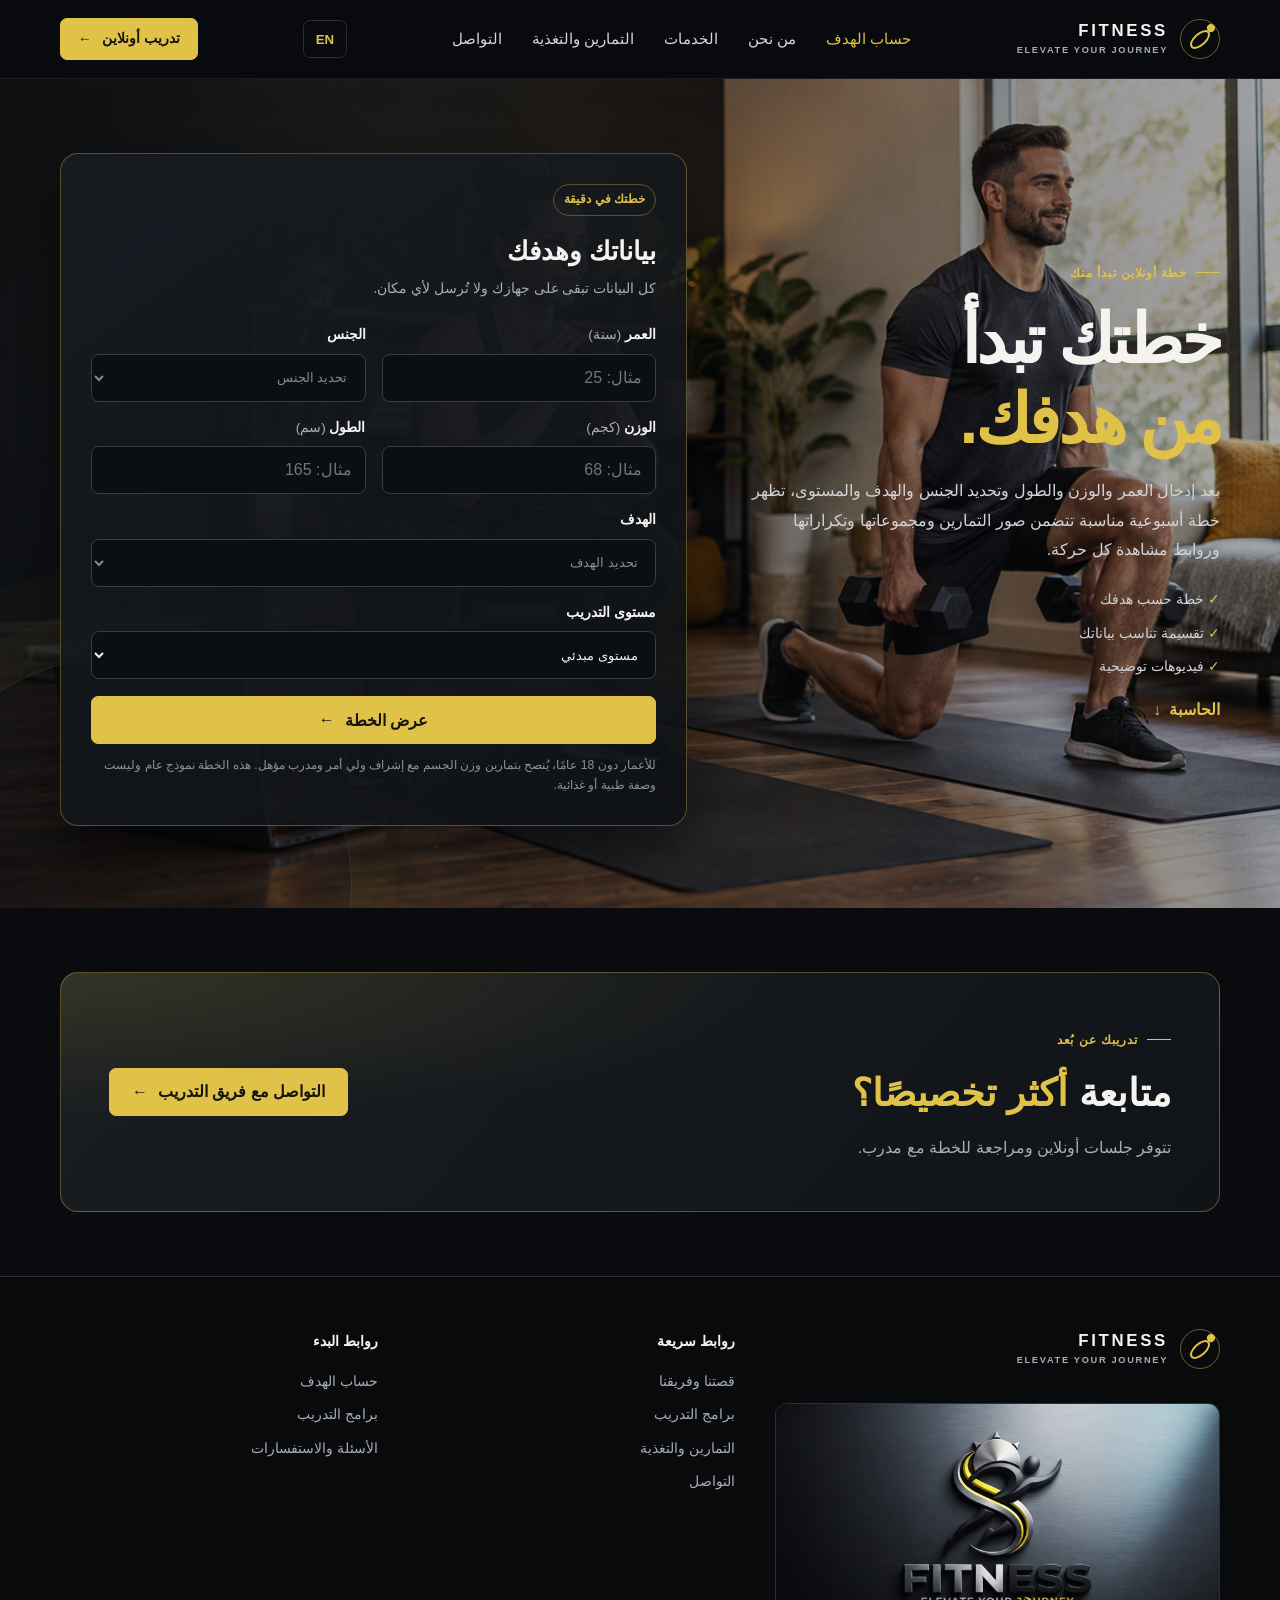
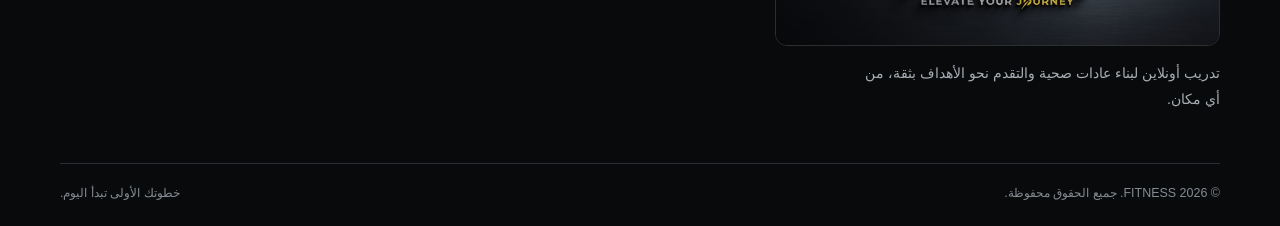
<file: index.html>
<!doctype html>
<html lang="ar" dir="rtl">
<head>
  <meta charset="utf-8">
  <meta name="viewport" content="width=device-width, initial-scale=1">
  <meta name="theme-color" content="#090b0e">
  <meta name="description" content="حاسبة FITNESS للأهداف والجداول التدريبية مع رسوم توضيحية وروابط فيديو للتمارين.">
  <title>حساب الهدف والخطة | FITNESS</title>
  <link rel="icon" href="assets/favicon.svg" type="image/svg+xml">
  <link rel="stylesheet" href="styles.css">
  <script src="script.js" defer></script>
</head>
<body>
  <a class="skip-link" href="#main">تجاوز إلى المحتوى</a>
  <header class="topbar"><div class="container nav-wrap">
    <a class="brand" href="index.html" aria-label="FITNESS — الصفحة الرئيسية"><span class="brand-mark" aria-hidden="true"></span><span class="brand-word">FITNESS<small>ELEVATE YOUR JOURNEY</small></span></a>
    <button class="menu-toggle" type="button" aria-label="فتح القائمة" aria-expanded="false" aria-controls="main-nav"><span></span><span></span><span></span></button>
    <nav class="nav-links" id="main-nav" aria-label="التنقل الرئيسي"><a href="index.html" aria-current="page">حساب الهدف</a><a href="about.html">من نحن</a><a href="services.html">الخدمات</a><a href="plans.html">التمارين والتغذية</a><a href="contact.html">التواصل</a><a class="mobile-cta" href="contact.html">التدريب أونلاين ←</a></nav>
    <a class="language-switch" href="en/index.html" lang="en" hreflang="en" aria-label="Switch to English">EN</a>
    <a class="nav-cta" href="contact.html">تدريب أونلاين <span aria-hidden="true">←</span></a>
  </div></header>
  <main id="main">
    <section class="goal-home-hero"><div class="container goal-home-grid">
      <div class="goal-home-copy"><span class="eyebrow">خطة أونلاين تبدأ منك</span><h1>خطتك تبدأ<br><span class="accent">من هدفك.</span></h1><p>بعد إدخال العمر والوزن والطول وتحديد الجنس والهدف والمستوى، تظهر خطة أسبوعية مناسبة تتضمن صور التمارين ومجموعاتها وتكراراتها وروابط مشاهدة كل حركة.</p><div class="goal-home-points"><span>✓ خطة حسب هدفك</span><span>✓ تقسيمة تناسب بياناتك</span><span>✓ فيديوهات توضيحية</span></div><a class="text-link" href="#goal-planner">الحاسبة <span aria-hidden="true">↓</span></a></div>
      <div class="goal-planner-card" id="goal-planner"><div class="planner-heading"><span class="plan-tag">خطتك في دقيقة</span><h2>بياناتك وهدفك</h2><p>كل البيانات تبقى على جهازك ولا تُرسل لأي مكان.</p></div>
        <form id="home-goal-planner" class="goal-planner-form" novalidate>
          <div class="planner-fields">
            <div class="field"><label for="planner-age">العمر <span>(سنة)</span></label><input id="planner-age" name="age" type="number" min="16" max="100" step="1" inputmode="numeric" placeholder="مثال: 25" required></div>
            <div class="field"><label for="planner-gender">الجنس</label><select id="planner-gender" name="gender" required><option value="" selected disabled>تحديد الجنس</option><option value="women">أنثى</option><option value="men">ذكر</option></select></div>
            <div class="field"><label for="planner-weight">الوزن <span>(كجم)</span></label><input id="planner-weight" name="weight" type="number" min="30" max="250" step="0.1" inputmode="decimal" placeholder="مثال: 68" required></div>
            <div class="field"><label for="planner-height">الطول <span>(سم)</span></label><input id="planner-height" name="height" type="number" min="120" max="230" step="0.1" inputmode="decimal" placeholder="مثال: 165" required></div>
            <div class="field field-wide"><label for="planner-goal">الهدف</label><select id="planner-goal" name="goal" required><option value="" selected disabled>تحديد الهدف</option><option value="muscle">بناء عضل</option><option value="gain">زيادة وزن</option><option value="fat-loss">خسارة دهون</option><option value="maintain">ثبات ولياقة</option></select></div>
            <div class="field field-wide"><label for="planner-level">مستوى التدريب</label><select id="planner-level" name="level" required><option value="beginner">مستوى مبدئي</option><option value="intermediate">مستوى متوسط</option><option value="advanced">مستوى متقدم</option></select></div>
          </div>
          <button class="button planner-submit" type="submit">عرض الخطة <span aria-hidden="true">←</span></button>
          <p class="planner-error" id="planner-error" role="alert" aria-live="polite"></p>
          <p class="form-note">للأعمار دون 18 عامًا، يُنصح بتمارين وزن الجسم مع إشراف ولي أمر ومدرب مؤهل. هذه الخطة نموذج عام وليست وصفة طبية أو غذائية.</p>
        </form>
      </div>
    </div></section>

    <section class="personal-plan-section" id="personal-plan" hidden aria-live="polite" aria-labelledby="personal-plan-title">
      <div class="container"><div class="personal-plan-intro"><div><span class="eyebrow">برنامجك المقترح</span><h2 id="personal-plan-title">خطة التدريب جاهزة</h2><p id="personal-plan-subtitle"></p></div><button class="button button-outline edit-plan" type="button" id="edit-plan">تعديل البيانات</button></div>
        <div class="profile-summary" id="profile-summary"></div>
        <div class="planner-disclaimer" id="planner-bmi-note"></div>
        <p class="planner-track-note">يقترح الجدول عدد أيام ونمط تدريب مناسبين لاختيارك؛ ويمكن تعديلهما بالتنسيق مع فريق التدريب حسب الخبرة والراحة.</p>
        <div id="personal-plan-days" class="personal-plan-days"></div>
        <div class="planner-guidance"><div><strong>توجيه غذائي عام لهدفك</strong><p id="goal-food-guidance"></p></div><a class="button button-outline" href="#personal-meals">عرض الوجبات المقترحة <span aria-hidden="true">←</span></a></div>
        <div class="personal-meals" id="personal-meals" hidden aria-live="polite" aria-labelledby="personal-meals-title">
          <div class="personal-meals-heading"><span class="eyebrow">اقتراحات مرنة</span><h3 id="personal-meals-title">أفكار وجبات تناسب الهدف</h3><p id="meal-plan-summary"></p></div>
          <div class="personal-meals-grid" id="personal-meal-cards"></div>
          <p class="meal-personal-note" id="meal-personal-note"></p>
          <p class="form-note">هذه أفكار عامة وليست خطة علاجية أو وصفة سعرات. مؤشر BMI مرجع فرز فقط، ولا يحدد كمية الطعام أو الوزن المستهدف. <a href="https://www.who.int/en/news-room/fact-sheets/detail/healthy-diet" target="_blank" rel="noopener noreferrer">مبادئ الغذاء الصحي — منظمة الصحة العالمية</a></p>
        </div>
        <p class="planner-footnote">يُنصح ببدء الجلسة بإحماء مناسب، واختيار مقاومة تسمح بحركة سليمة، وأخذ الراحة عند الحاجة. يجب إيقاف التمرين عند الشعور بالألم أو الدوار وطلب مشورة مختص. التمارين والمجموعات أمثلة عامة، ويمكن تعديلها مع المدرب حسب الحالة.</p>
      </div>
    </section>

    <section class="section section-sm"><div class="container"><div class="cta-band reveal"><div><span class="eyebrow">تدريبك عن بُعد</span><h2>متابعة <span class="accent">أكثر تخصيصًا؟</span></h2><p>تتوفر جلسات أونلاين ومراجعة للخطة مع مدرب.</p></div><a class="button" href="contact.html">التواصل مع فريق التدريب <span aria-hidden="true">←</span></a></div></div></section>
  </main>
  <footer class="footer"><div class="container"><div class="footer-main">
    <div class="footer-about"><a class="brand" href="index.html"><span class="brand-mark" aria-hidden="true"></span><span class="brand-word">FITNESS<small>ELEVATE YOUR JOURNEY</small></span></a><img class="brand-art" src="assets/fitness-logo-source.jpg" alt="شعار FITNESS — Elevate your journey"><p>تدريب أونلاين لبناء عادات صحية والتقدم نحو الأهداف بثقة، من أي مكان.</p></div>
    <div><h3>روابط سريعة</h3><div class="footer-links"><a href="about.html">قصتنا وفريقنا</a><a href="services.html">برامج التدريب</a><a href="plans.html">التمارين والتغذية</a><a href="contact.html">التواصل</a></div></div>
    <div><h3>روابط البدء</h3><div class="footer-links"><a href="#goal-planner">حساب الهدف</a><a href="services.html">برامج التدريب</a><a href="contact.html">الأسئلة والاستفسارات</a></div></div>
  </div><div class="footer-bottom"><span>© <span data-year></span> FITNESS. جميع الحقوق محفوظة.</span><span>خطوتك الأولى تبدأ اليوم.</span></div></div></footer>
</body></html>
</file>
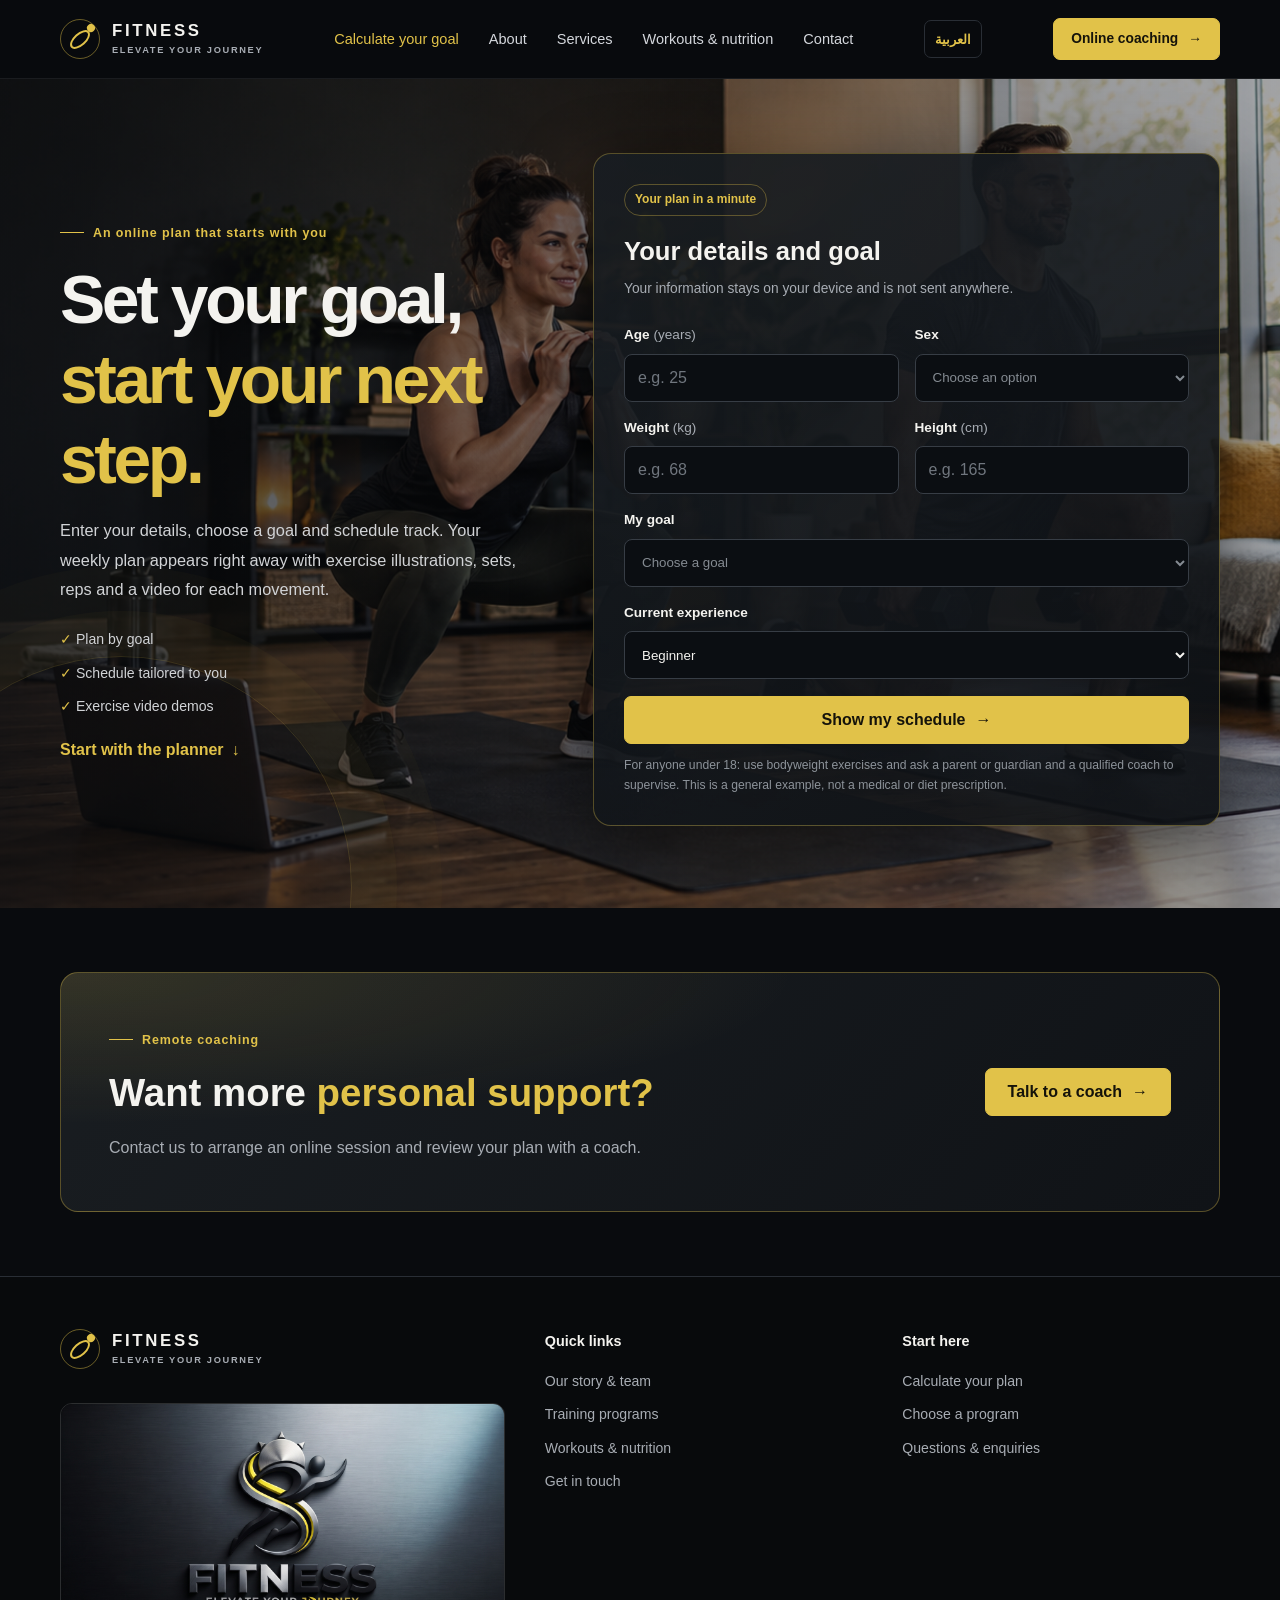
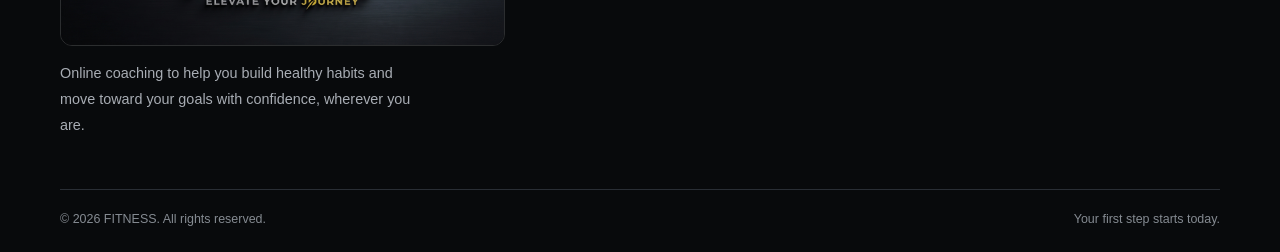
<file: en/index.html>
<!doctype html>
<html lang="en" dir="ltr">
<head>
  <meta charset="utf-8">
  <meta name="viewport" content="width=device-width, initial-scale=1">
  <meta name="theme-color" content="#090b0e">
  <meta name="description" content="Choose your goal and get an online workout schedule with exercise illustrations, sets, reps and video demos from FITNESS.">
  <title>Calculate your goal and plan | FITNESS</title>
  <link rel="icon" href="../assets/favicon.svg" type="image/svg+xml">
  <link rel="stylesheet" href="../styles.css">
  <script src="../script.js" defer></script>
</head>
<body>
  <a class="skip-link" href="#main">Skip to content</a>
  <header class="topbar"><div class="container nav-wrap">
    <a class="brand" href="index.html" aria-label="FITNESS — Home"><span class="brand-mark" aria-hidden="true"></span><span class="brand-word">FITNESS<small>ELEVATE YOUR JOURNEY</small></span></a>
    <button class="menu-toggle" type="button" aria-label="Open menu" aria-expanded="false" aria-controls="main-nav"><span></span><span></span><span></span></button>
    <nav class="nav-links" id="main-nav" aria-label="Main navigation"><a href="index.html" aria-current="page">Calculate your goal</a><a href="about.html">About</a><a href="services.html">Services</a><a href="plans.html">Workouts &amp; nutrition</a><a href="contact.html">Contact</a><a class="mobile-cta" href="contact.html">Start your journey →</a></nav>
    <a class="language-switch" href="../index.html" lang="ar" hreflang="ar" aria-label="Switch to Arabic">العربية</a>
    <a class="nav-cta" href="contact.html">Online coaching <span aria-hidden="true">→</span></a>
  </div></header>
  <main id="main">
    <section class="goal-home-hero"><div class="container goal-home-grid">
      <div class="goal-home-copy"><span class="eyebrow">An online plan that starts with you</span><h1>Set your goal,<br><span class="accent">start your next step.</span></h1><p>Enter your details, choose a goal and schedule track. Your weekly plan appears right away with exercise illustrations, sets, reps and a video for each movement.</p><div class="goal-home-points"><span>✓ Plan by goal</span><span>✓ Schedule tailored to you</span><span>✓ Exercise video demos</span></div><a class="text-link" href="#goal-planner">Start with the planner <span aria-hidden="true">↓</span></a></div>
      <div class="goal-planner-card" id="goal-planner"><div class="planner-heading"><span class="plan-tag">Your plan in a minute</span><h2>Your details and goal</h2><p>Your information stays on your device and is not sent anywhere.</p></div>
        <form id="home-goal-planner" class="goal-planner-form" novalidate>
          <div class="planner-fields">
            <div class="field"><label for="planner-age">Age <span>(years)</span></label><input id="planner-age" name="age" type="number" min="16" max="100" step="1" inputmode="numeric" placeholder="e.g. 25" required></div>
            <div class="field"><label for="planner-gender">Sex</label><select id="planner-gender" name="gender" required><option value="" selected disabled>Choose an option</option><option value="women">Female</option><option value="men">Male</option></select></div>
            <div class="field"><label for="planner-weight">Weight <span>(kg)</span></label><input id="planner-weight" name="weight" type="number" min="30" max="250" step="0.1" inputmode="decimal" placeholder="e.g. 68" required></div>
            <div class="field"><label for="planner-height">Height <span>(cm)</span></label><input id="planner-height" name="height" type="number" min="120" max="230" step="0.1" inputmode="decimal" placeholder="e.g. 165" required></div>
            <div class="field field-wide"><label for="planner-goal">My goal</label><select id="planner-goal" name="goal" required><option value="" selected disabled>Choose a goal</option><option value="muscle">Build muscle</option><option value="gain">Gain weight</option><option value="fat-loss">Lose fat</option><option value="maintain">Maintain fitness</option></select></div>
            <div class="field field-wide"><label for="planner-level">Current experience</label><select id="planner-level" name="level" required><option value="beginner">Beginner</option><option value="intermediate">Intermediate</option><option value="advanced">Advanced</option></select></div>
          </div>
          <button class="button planner-submit" type="submit">Show my schedule <span aria-hidden="true">→</span></button>
          <p class="planner-error" id="planner-error" role="alert" aria-live="polite"></p>
          <p class="form-note">For anyone under 18: use bodyweight exercises and ask a parent or guardian and a qualified coach to supervise. This is a general example, not a medical or diet prescription.</p>
        </form>
      </div>
    </div></section>

    <section class="personal-plan-section" id="personal-plan" hidden aria-live="polite" aria-labelledby="personal-plan-title">
      <div class="container"><div class="personal-plan-intro"><div><span class="eyebrow">Your suggested program</span><h2 id="personal-plan-title">Your schedule is ready</h2><p id="personal-plan-subtitle"></p></div><button class="button button-outline edit-plan" type="button" id="edit-plan">Edit details</button></div>
        <div class="profile-summary" id="profile-summary"></div>
        <div class="planner-disclaimer" id="planner-bmi-note"></div>
        <p class="planner-track-note">The schedule format and number of days are suggestions based on your selection. Adjust them with your coach to suit your experience and comfort.</p>
        <div id="personal-plan-days" class="personal-plan-days"></div>
        <div class="planner-guidance"><div><strong>General nutrition note for your goal</strong><p id="goal-food-guidance"></p></div><a class="button button-outline" href="#personal-meals">View suggested meals <span aria-hidden="true">→</span></a></div>
        <div class="personal-meals" id="personal-meals" hidden aria-live="polite" aria-labelledby="personal-meals-title">
          <div class="personal-meals-heading"><span class="eyebrow">Flexible suggestions</span><h3 id="personal-meals-title">Meal ideas for your goal</h3><p id="meal-plan-summary"></p></div>
          <div class="personal-meals-grid" id="personal-meal-cards"></div>
          <p class="meal-personal-note" id="meal-personal-note"></p>
          <p class="form-note">These are general meal ideas, not a therapeutic diet or calorie prescription. BMI is a screening reference only and does not set food portions or a target weight. <a href="https://www.who.int/en/news-room/fact-sheets/detail/healthy-diet" target="_blank" rel="noopener noreferrer">Healthy diet principles — WHO</a></p>
        </div>
        <p class="planner-footnote">Begin with a comfortable warm-up, choose a resistance that lets you move with control, and rest when needed. Stop if you feel pain or dizziness and seek professional advice. Exercises and sets are general examples; adjust them with a coach for your needs.</p>
      </div>
    </section>

    <section class="section section-sm"><div class="container"><div class="cta-band reveal"><div><span class="eyebrow">Remote coaching</span><h2>Want more <span class="accent">personal support?</span></h2><p>Contact us to arrange an online session and review your plan with a coach.</p></div><a class="button" href="contact.html">Talk to a coach <span aria-hidden="true">→</span></a></div></div></section>
  </main>
  <footer class="footer"><div class="container"><div class="footer-main">
    <div class="footer-about"><a class="brand" href="index.html"><span class="brand-mark" aria-hidden="true"></span><span class="brand-word">FITNESS<small>ELEVATE YOUR JOURNEY</small></span></a><img class="brand-art" src="../assets/fitness-logo-source.jpg" alt="FITNESS logo — Elevate your journey"><p>Online coaching to help you build healthy habits and move toward your goals with confidence, wherever you are.</p></div>
    <div><h3>Quick links</h3><div class="footer-links"><a href="about.html">Our story &amp; team</a><a href="services.html">Training programs</a><a href="plans.html">Workouts &amp; nutrition</a><a href="contact.html">Get in touch</a></div></div>
    <div><h3>Start here</h3><div class="footer-links"><a href="#goal-planner">Calculate your plan</a><a href="services.html">Choose a program</a><a href="contact.html">Questions &amp; enquiries</a></div></div>
  </div><div class="footer-bottom"><span>© <span data-year></span> FITNESS. All rights reserved.</span><span>Your first step starts today.</span></div></div></footer>
</body></html>
</file>
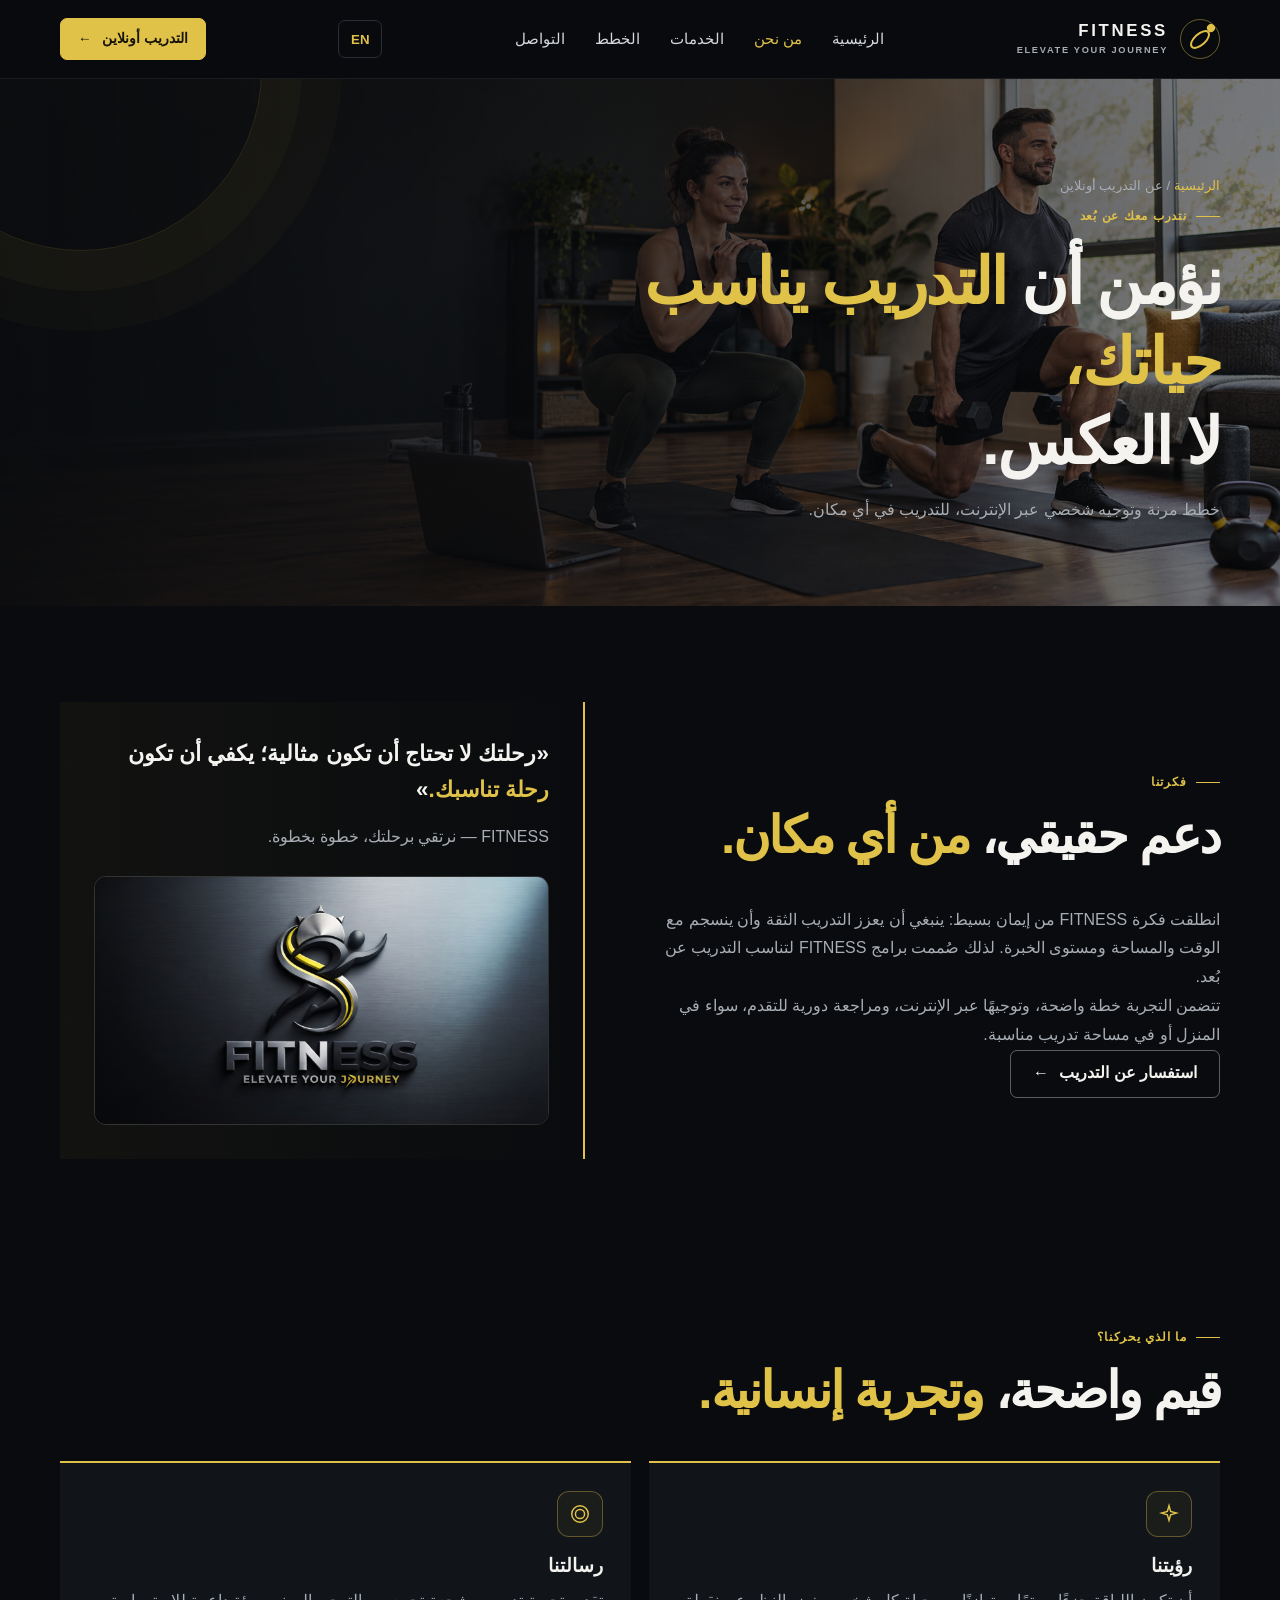
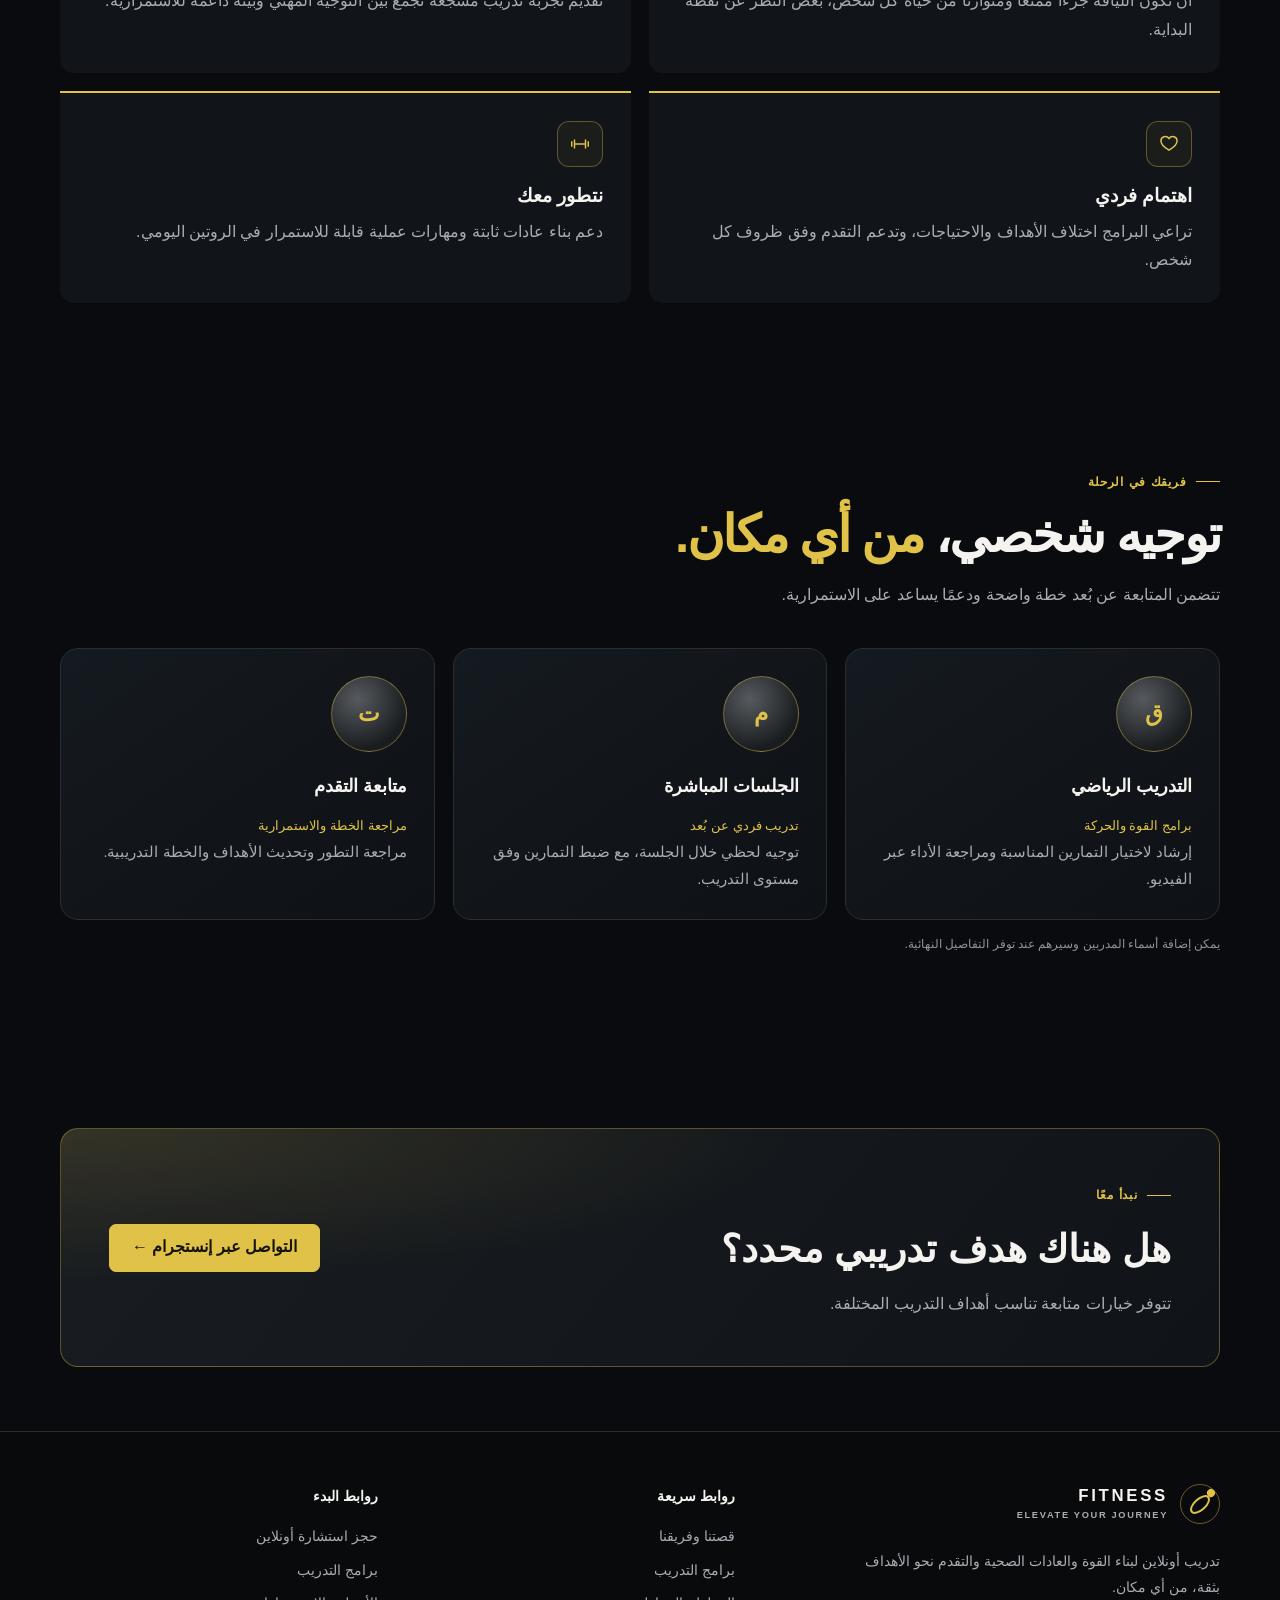
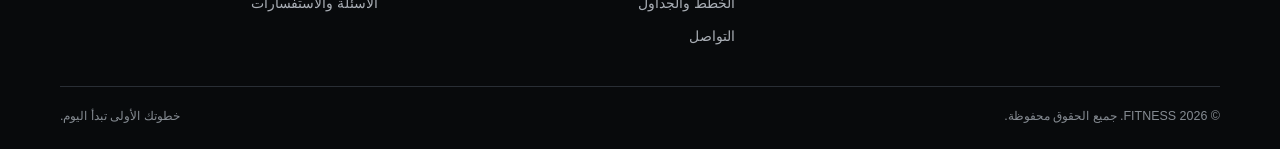
<file: about.html>
<!doctype html>
<html lang="ar" dir="rtl">
<head>
  <meta charset="utf-8"><meta name="viewport" content="width=device-width, initial-scale=1"><meta name="theme-color" content="#090b0e">
  <meta name="description" content="رؤية FITNESS للتدريب أونلاين وآلية البرامج والمتابعة الشخصية عن بُعد.">
  <title>عن التدريب أونلاين | FITNESS</title><link rel="icon" href="assets/favicon.svg" type="image/svg+xml"><link rel="stylesheet" href="styles.css"><script src="script.js" defer></script>
</head>
<body>
  <a class="skip-link" href="#main">تجاوز إلى المحتوى</a>
  <header class="topbar"><div class="container nav-wrap">
    <a class="brand" href="index.html" aria-label="FITNESS — الصفحة الرئيسية"><span class="brand-mark" aria-hidden="true"></span><span class="brand-word">FITNESS<small>ELEVATE YOUR JOURNEY</small></span></a>
    <button class="menu-toggle" type="button" aria-label="فتح القائمة" aria-expanded="false" aria-controls="main-nav"><span></span><span></span><span></span></button>
    <nav class="nav-links" id="main-nav" aria-label="التنقل الرئيسي"><a href="index.html">الرئيسية</a><a href="about.html" aria-current="page">من نحن</a><a href="services.html">الخدمات</a><a href="plans.html">الخطط</a><a href="contact.html">التواصل</a><a class="mobile-cta" href="contact.html">التدريب أونلاين ←</a></nav>
    <a class="language-switch" href="en/about.html" lang="en" hreflang="en" aria-label="Switch to English">EN</a>
    <a class="nav-cta" href="contact.html">التدريب أونلاين <span aria-hidden="true">←</span></a>
  </div></header>
  <main id="main">
    <section class="page-hero"><div class="container"><div class="page-title"><div class="breadcrumbs"><a href="index.html">الرئيسية</a> / عن التدريب أونلاين</div><span class="eyebrow">نتدرب معك عن بُعد</span><h1>نؤمن أن <span class="accent">التدريب يناسب حياتك،</span><br>لا العكس.</h1><p class="muted">خطط مرنة وتوجيه شخصي عبر الإنترنت، للتدريب في أي مكان.</p></div></div></section>
    <section class="section"><div class="container split"><div class="reveal"><span class="eyebrow">فكرتنا</span><div class="section-heading"><h2>دعم حقيقي، <span class="accent">من أي مكان.</span></h2></div><p class="muted">انطلقت فكرة FITNESS من إيمان بسيط: ينبغي أن يعزز التدريب الثقة وأن ينسجم مع الوقت والمساحة ومستوى الخبرة. لذلك صُممت برامج FITNESS لتناسب التدريب عن بُعد.</p><p class="muted">تتضمن التجربة خطة واضحة، وتوجيهًا عبر الإنترنت، ومراجعة دورية للتقدم، سواء في المنزل أو في مساحة تدريب مناسبة.</p><a class="button button-outline" href="contact.html">استفسار عن التدريب <span aria-hidden="true">←</span></a></div><div class="story-panel reveal"><blockquote>«رحلتك لا تحتاج أن تكون مثالية؛ يكفي أن تكون <span class="accent">رحلة تناسبك.</span>»</blockquote><p>FITNESS — نرتقي برحلتك، خطوة بخطوة.</p><img class="brand-art" src="assets/fitness-logo-source.jpg" alt="شعار FITNESS الأصلي بالأسود والفضي والذهبي"></div></div></section>
    <section class="section section-sm"><div class="container"><div class="section-heading reveal"><span class="eyebrow">ما الذي يحركنا؟</span><h2>قيم واضحة، <span class="accent">وتجربة إنسانية.</span></h2></div><div class="vision-grid">
      <article class="vision-card reveal"><span class="icon-box"><svg viewBox="0 0 24 24" width="22" height="22" fill="none" stroke="currentColor" stroke-width="1.6" aria-hidden="true"><path d="m12 3 1.8 6.2L20 11l-6.2 1.8L12 19l-1.8-6.2L4 11l6.2-1.8L12 3Z"/></svg></span><h3>رؤيتنا</h3><p>أن تكون اللياقة جزءًا ممتعًا ومتوازنًا من حياة كل شخص، بغض النظر عن نقطة البداية.</p></article>
      <article class="vision-card reveal"><span class="icon-box"><svg viewBox="0 0 24 24" width="22" height="22" fill="none" stroke="currentColor" stroke-width="1.6" aria-hidden="true"><circle cx="12" cy="12" r="9"/><circle cx="12" cy="12" r="5"/></svg></span><h3>رسالتنا</h3><p>تقديم تجربة تدريب مشجعة تجمع بين التوجيه المهني وبيئة داعمة للاستمرارية.</p></article>
      <article class="vision-card reveal"><span class="icon-box"><svg viewBox="0 0 24 24" width="22" height="22" fill="none" stroke="currentColor" stroke-width="1.6" aria-hidden="true"><path d="M20.8 8.8c0 5-8.8 10-8.8 10s-8.8-5-8.8-10A4.8 4.8 0 0 1 12 6a4.8 4.8 0 0 1 8.8 2.8Z"/></svg></span><h3>اهتمام فردي</h3><p>تراعي البرامج اختلاف الأهداف والاحتياجات، وتدعم التقدم وفق ظروف كل شخص.</p></article>
      <article class="vision-card reveal"><span class="icon-box"><svg viewBox="0 0 24 24" width="22" height="22" fill="none" stroke="currentColor" stroke-width="1.6" aria-hidden="true"><path d="M6 7v10M3 9v6m3-3h12m0-5v10m3-8v6"/></svg></span><h3>نتطور معك</h3><p>دعم بناء عادات ثابتة ومهارات عملية قابلة للاستمرار في الروتين اليومي.</p></article>
    </div></div></section>
    <section class="section"><div class="container"><div class="section-heading reveal"><span class="eyebrow">فريقك في الرحلة</span><h2>توجيه شخصي، <span class="accent">من أي مكان.</span></h2><p>تتضمن المتابعة عن بُعد خطة واضحة ودعمًا يساعد على الاستمرارية.</p></div><div class="grid-3">
      <article class="team-card reveal"><div class="team-avatar" aria-hidden="true">ق</div><h3>التدريب الرياضي</h3><small>برامج القوة والحركة</small><p>إرشاد لاختيار التمارين المناسبة ومراجعة الأداء عبر الفيديو.</p></article>
      <article class="team-card reveal"><div class="team-avatar" aria-hidden="true">م</div><h3>الجلسات المباشرة</h3><small>تدريب فردي عن بُعد</small><p>توجيه لحظي خلال الجلسة، مع ضبط التمارين وفق مستوى التدريب.</p></article>
      <article class="team-card reveal"><div class="team-avatar" aria-hidden="true">ت</div><h3>متابعة التقدم</h3><small>مراجعة الخطة والاستمرارية</small><p>مراجعة التطور وتحديث الأهداف والخطة التدريبية.</p></article>
    </div><p class="form-note">يمكن إضافة أسماء المدربين وسيرهم عند توفر التفاصيل النهائية.</p></div></section>
    <section class="section section-sm"><div class="container"><div class="cta-band reveal"><div><span class="eyebrow">نبدأ معًا</span><h2>هل هناك هدف تدريبي محدد؟</h2><p>تتوفر خيارات متابعة تناسب أهداف التدريب المختلفة.</p></div><a class="button" href="contact.html">التواصل عبر إنستجرام ←</a></div></div></section>
  </main>
  <footer class="footer"><div class="container"><div class="footer-main"><div class="footer-about"><a class="brand" href="index.html"><span class="brand-mark" aria-hidden="true"></span><span class="brand-word">FITNESS<small>ELEVATE YOUR JOURNEY</small></span></a><p>تدريب أونلاين لبناء القوة والعادات الصحية والتقدم نحو الأهداف بثقة، من أي مكان.</p></div><div><h3>روابط سريعة</h3><div class="footer-links"><a href="about.html">قصتنا وفريقنا</a><a href="services.html">برامج التدريب</a><a href="plans.html">الخطط والجداول</a><a href="contact.html">التواصل</a></div></div><div><h3>روابط البدء</h3><div class="footer-links"><a href="contact.html">حجز استشارة أونلاين</a><a href="services.html">برامج التدريب</a><a href="contact.html">الأسئلة والاستفسارات</a></div></div></div><div class="footer-bottom"><span>© <span data-year></span> FITNESS. جميع الحقوق محفوظة.</span><span>خطوتك الأولى تبدأ اليوم.</span></div></div></footer>
</body></html>
</file>
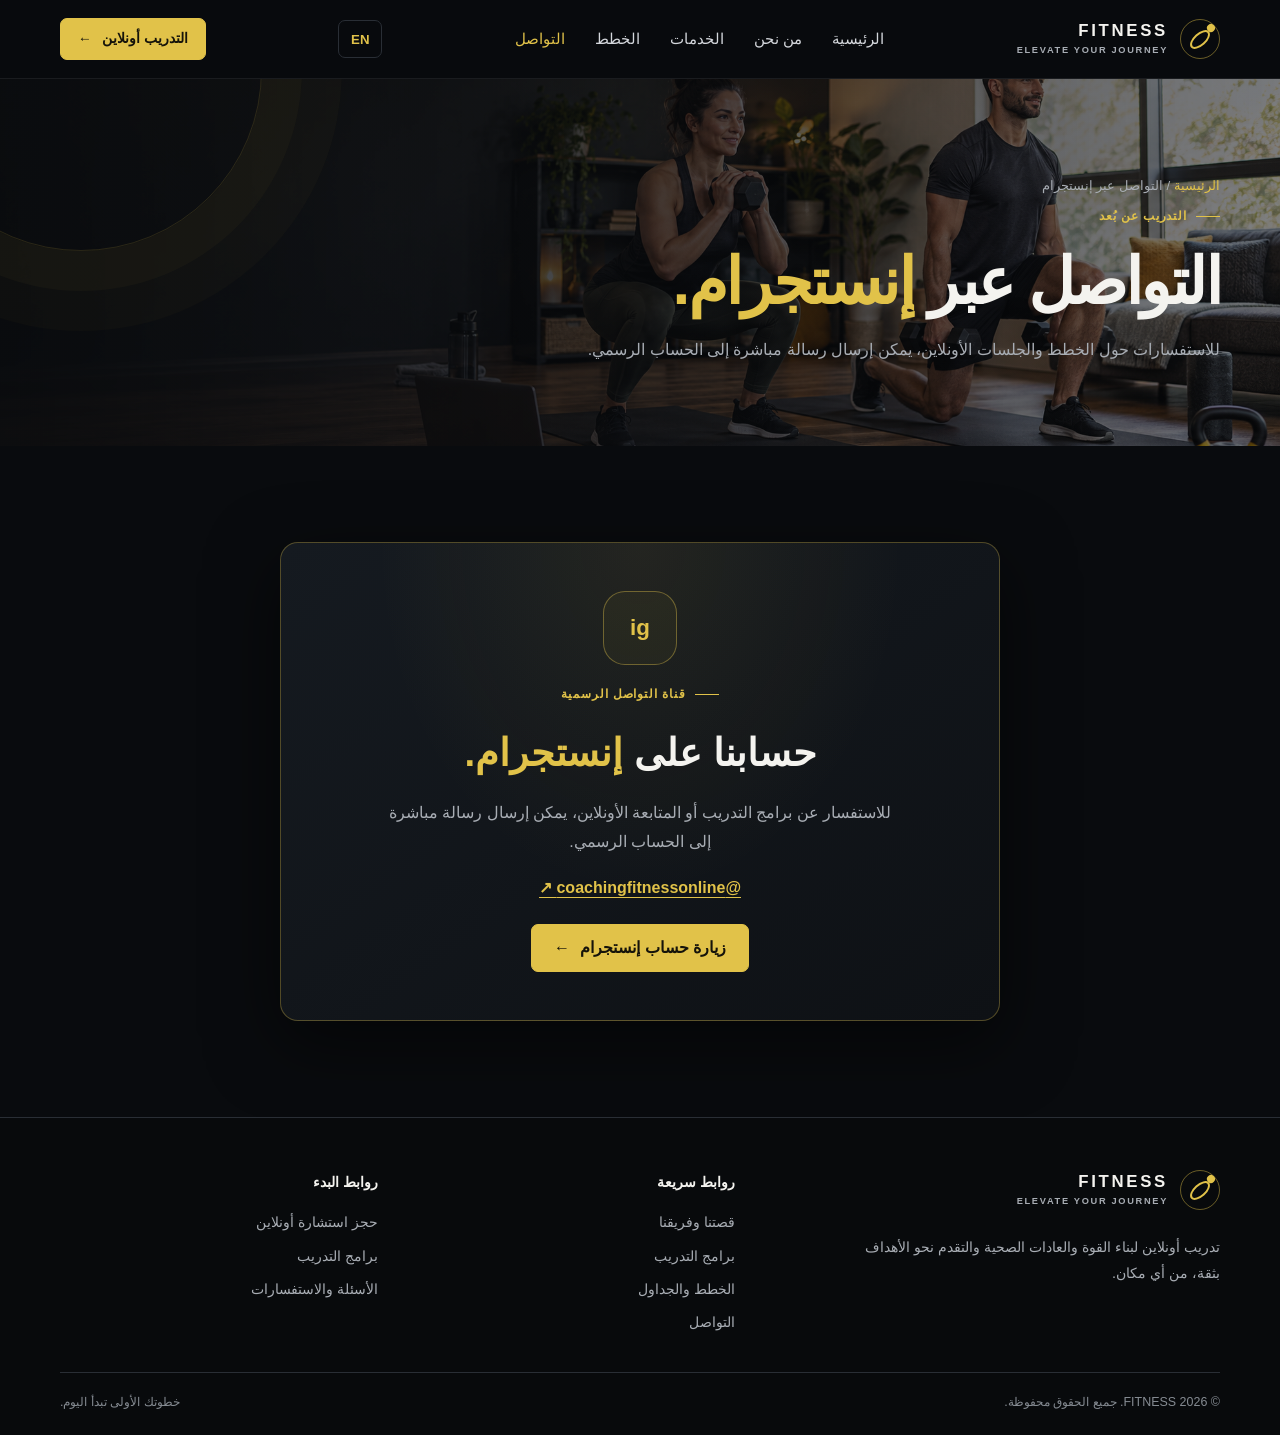
<file: contact.html>
<!doctype html>
<html lang="ar" dir="rtl">
<head>
  <meta charset="utf-8"><meta name="viewport" content="width=device-width, initial-scale=1"><meta name="theme-color" content="#090b0e">
  <meta name="description" content="حساب FITNESS الرسمي للاستفسار عن برامج التدريب والجلسات والمتابعة عن بُعد.">
  <title>التواصل عبر إنستجرام | FITNESS</title><link rel="icon" href="assets/favicon.svg" type="image/svg+xml"><link rel="stylesheet" href="styles.css"><script src="script.js" defer></script>
</head>
<body>
  <a class="skip-link" href="#main">تجاوز إلى المحتوى</a>
  <header class="topbar"><div class="container nav-wrap">
    <a class="brand" href="index.html" aria-label="FITNESS — الصفحة الرئيسية"><span class="brand-mark" aria-hidden="true"></span><span class="brand-word">FITNESS<small>ELEVATE YOUR JOURNEY</small></span></a>
    <button class="menu-toggle" type="button" aria-label="فتح القائمة" aria-expanded="false" aria-controls="main-nav"><span></span><span></span><span></span></button>
    <nav class="nav-links" id="main-nav" aria-label="التنقل الرئيسي"><a href="index.html">الرئيسية</a><a href="about.html">من نحن</a><a href="services.html">الخدمات</a><a href="plans.html">الخطط</a><a href="contact.html" aria-current="page">التواصل</a><a class="mobile-cta" href="contact.html">التدريب أونلاين ←</a></nav>
    <a class="language-switch" href="en/contact.html" lang="en" hreflang="en" aria-label="Switch to English">EN</a>
    <a class="nav-cta" href="contact.html">التدريب أونلاين <span aria-hidden="true">←</span></a>
  </div></header>
  <main id="main">
    <section class="page-hero"><div class="container"><div class="page-title"><div class="breadcrumbs"><a href="index.html">الرئيسية</a> / التواصل عبر إنستجرام</div><span class="eyebrow">التدريب عن بُعد</span><h1>التواصل عبر <span class="accent">إنستجرام.</span></h1><p class="muted">للاستفسارات حول الخطط والجلسات الأونلاين، يمكن إرسال رسالة مباشرة إلى الحساب الرسمي.</p></div></div></section>
    <section class="section"><div class="container"><article class="instagram-contact-card"><span class="instagram-glyph" aria-hidden="true">ig</span><span class="eyebrow">قناة التواصل الرسمية</span><h2>حسابنا على <span class="accent">إنستجرام.</span></h2><p>للاستفسار عن برامج التدريب أو المتابعة الأونلاين، يمكن إرسال رسالة مباشرة إلى الحساب الرسمي.</p><a class="instagram-handle" href="https://www.instagram.com/coachingfitnessonline/" target="_blank" rel="noopener noreferrer">@coachingfitnessonline ↗</a><a class="button" href="https://www.instagram.com/coachingfitnessonline/" target="_blank" rel="noopener noreferrer">زيارة حساب إنستجرام <span aria-hidden="true">←</span></a></article></div></section>
  </main>
  <footer class="footer"><div class="container"><div class="footer-main"><div class="footer-about"><a class="brand" href="index.html"><span class="brand-mark" aria-hidden="true"></span><span class="brand-word">FITNESS<small>ELEVATE YOUR JOURNEY</small></span></a><p>تدريب أونلاين لبناء القوة والعادات الصحية والتقدم نحو الأهداف بثقة، من أي مكان.</p></div><div><h3>روابط سريعة</h3><div class="footer-links"><a href="about.html">قصتنا وفريقنا</a><a href="services.html">برامج التدريب</a><a href="plans.html">الخطط والجداول</a><a href="contact.html">التواصل</a></div></div><div><h3>روابط البدء</h3><div class="footer-links"><a href="contact.html">حجز استشارة أونلاين</a><a href="services.html">برامج التدريب</a><a href="contact.html">الأسئلة والاستفسارات</a></div></div></div><div class="footer-bottom"><span>© <span data-year></span> FITNESS. جميع الحقوق محفوظة.</span><span>خطوتك الأولى تبدأ اليوم.</span></div></div></footer>
</body></html>
</file>
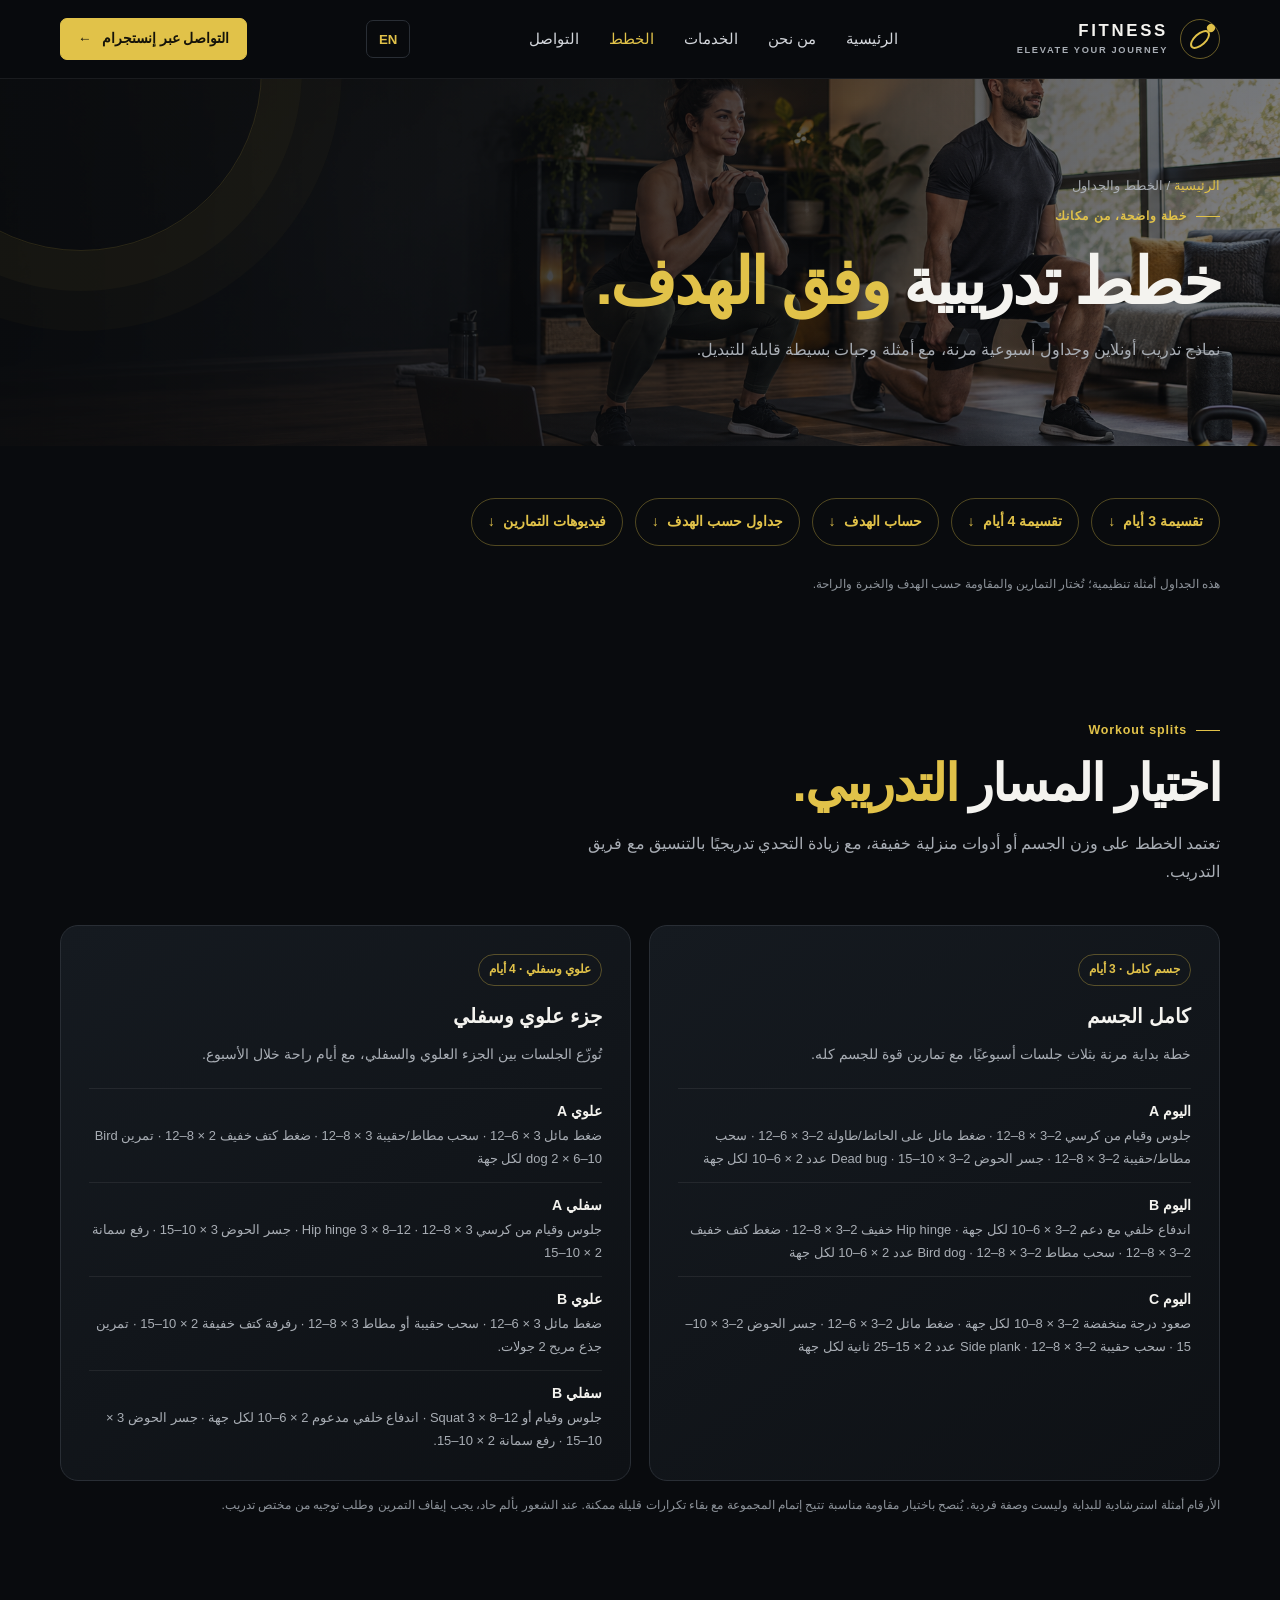
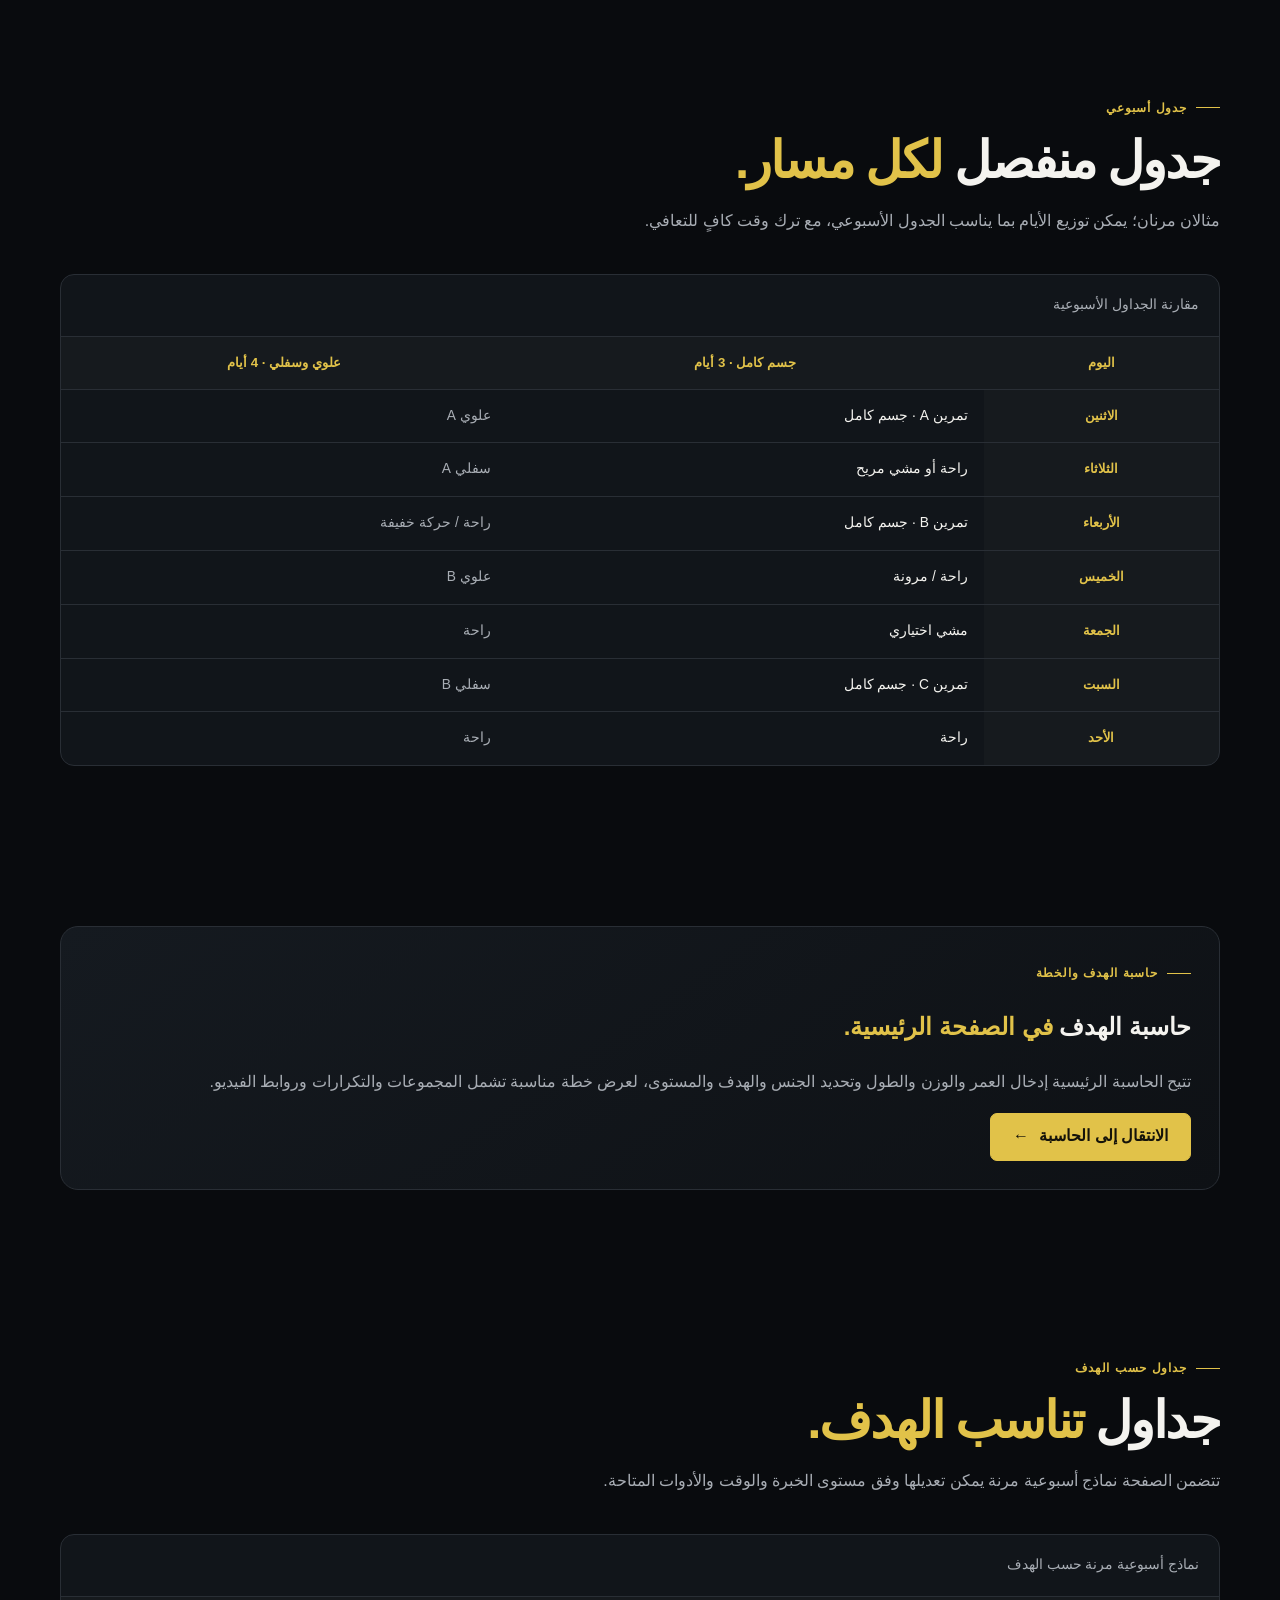
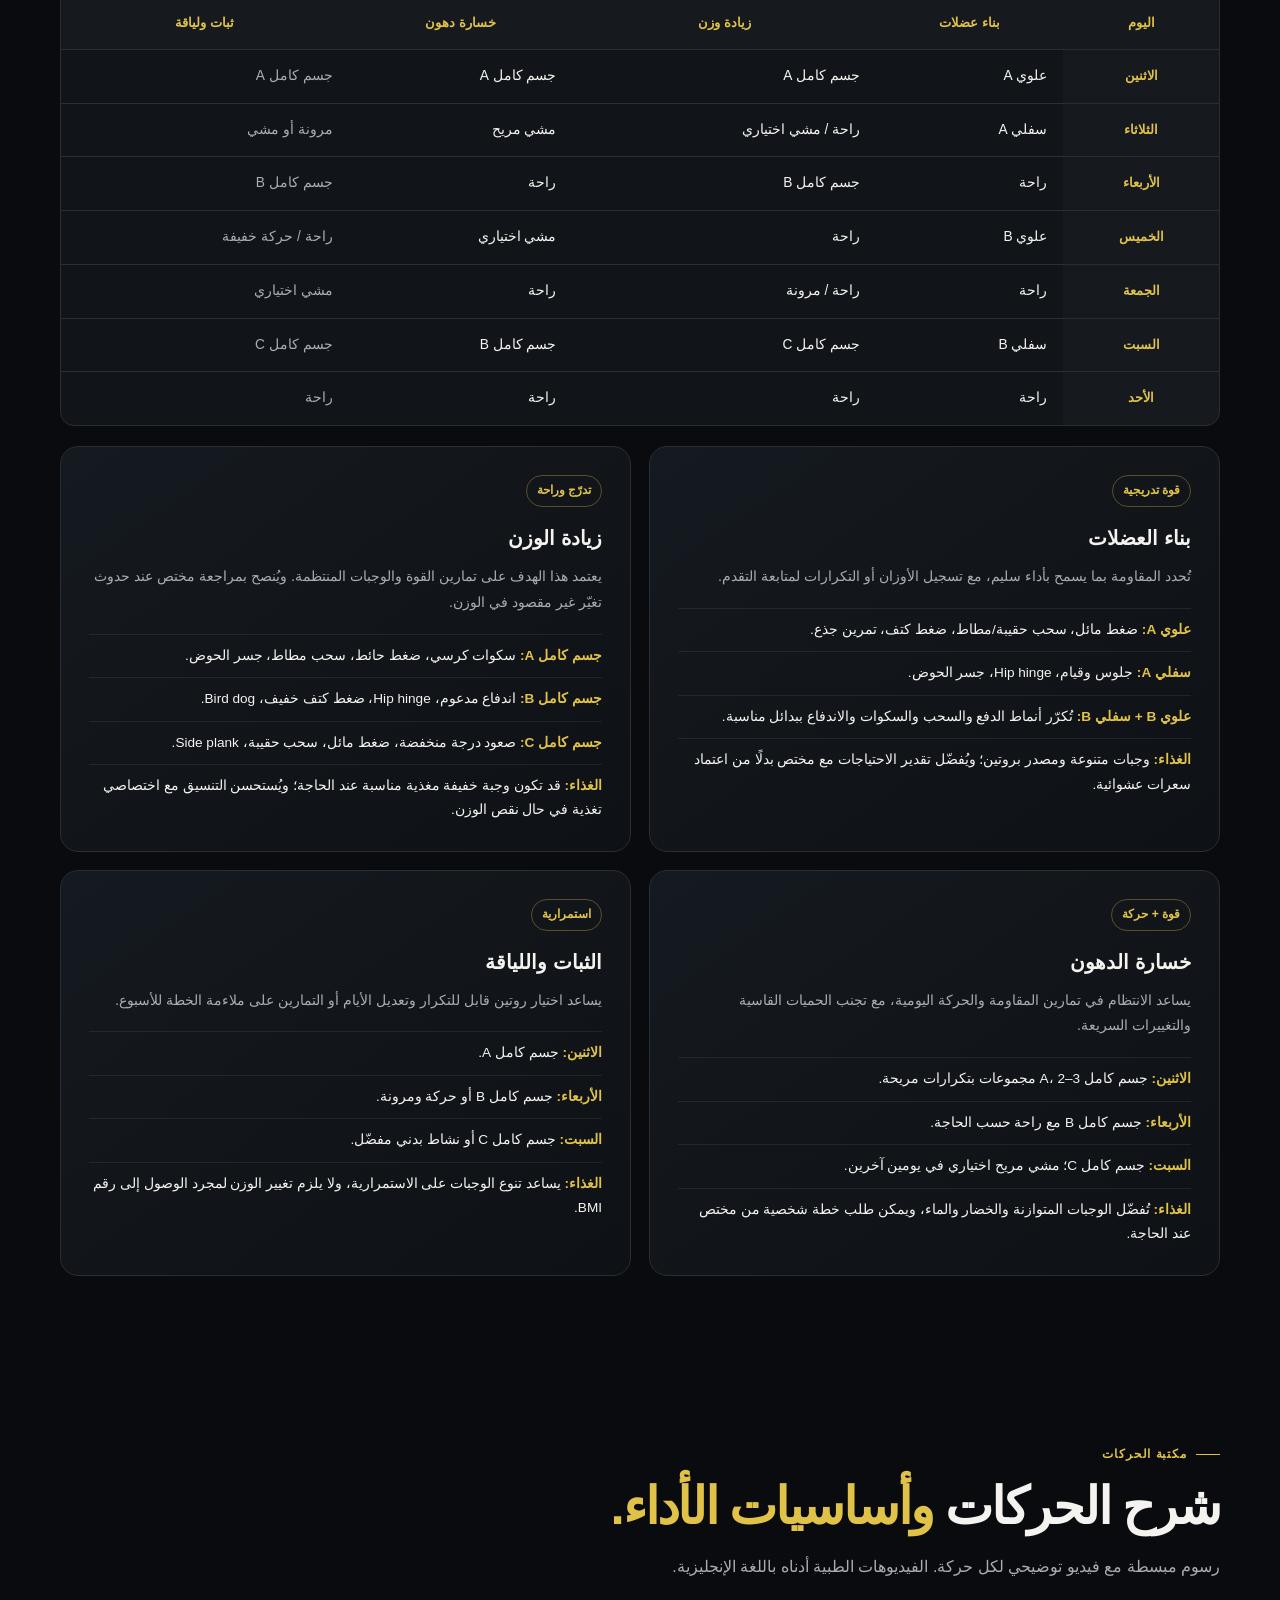
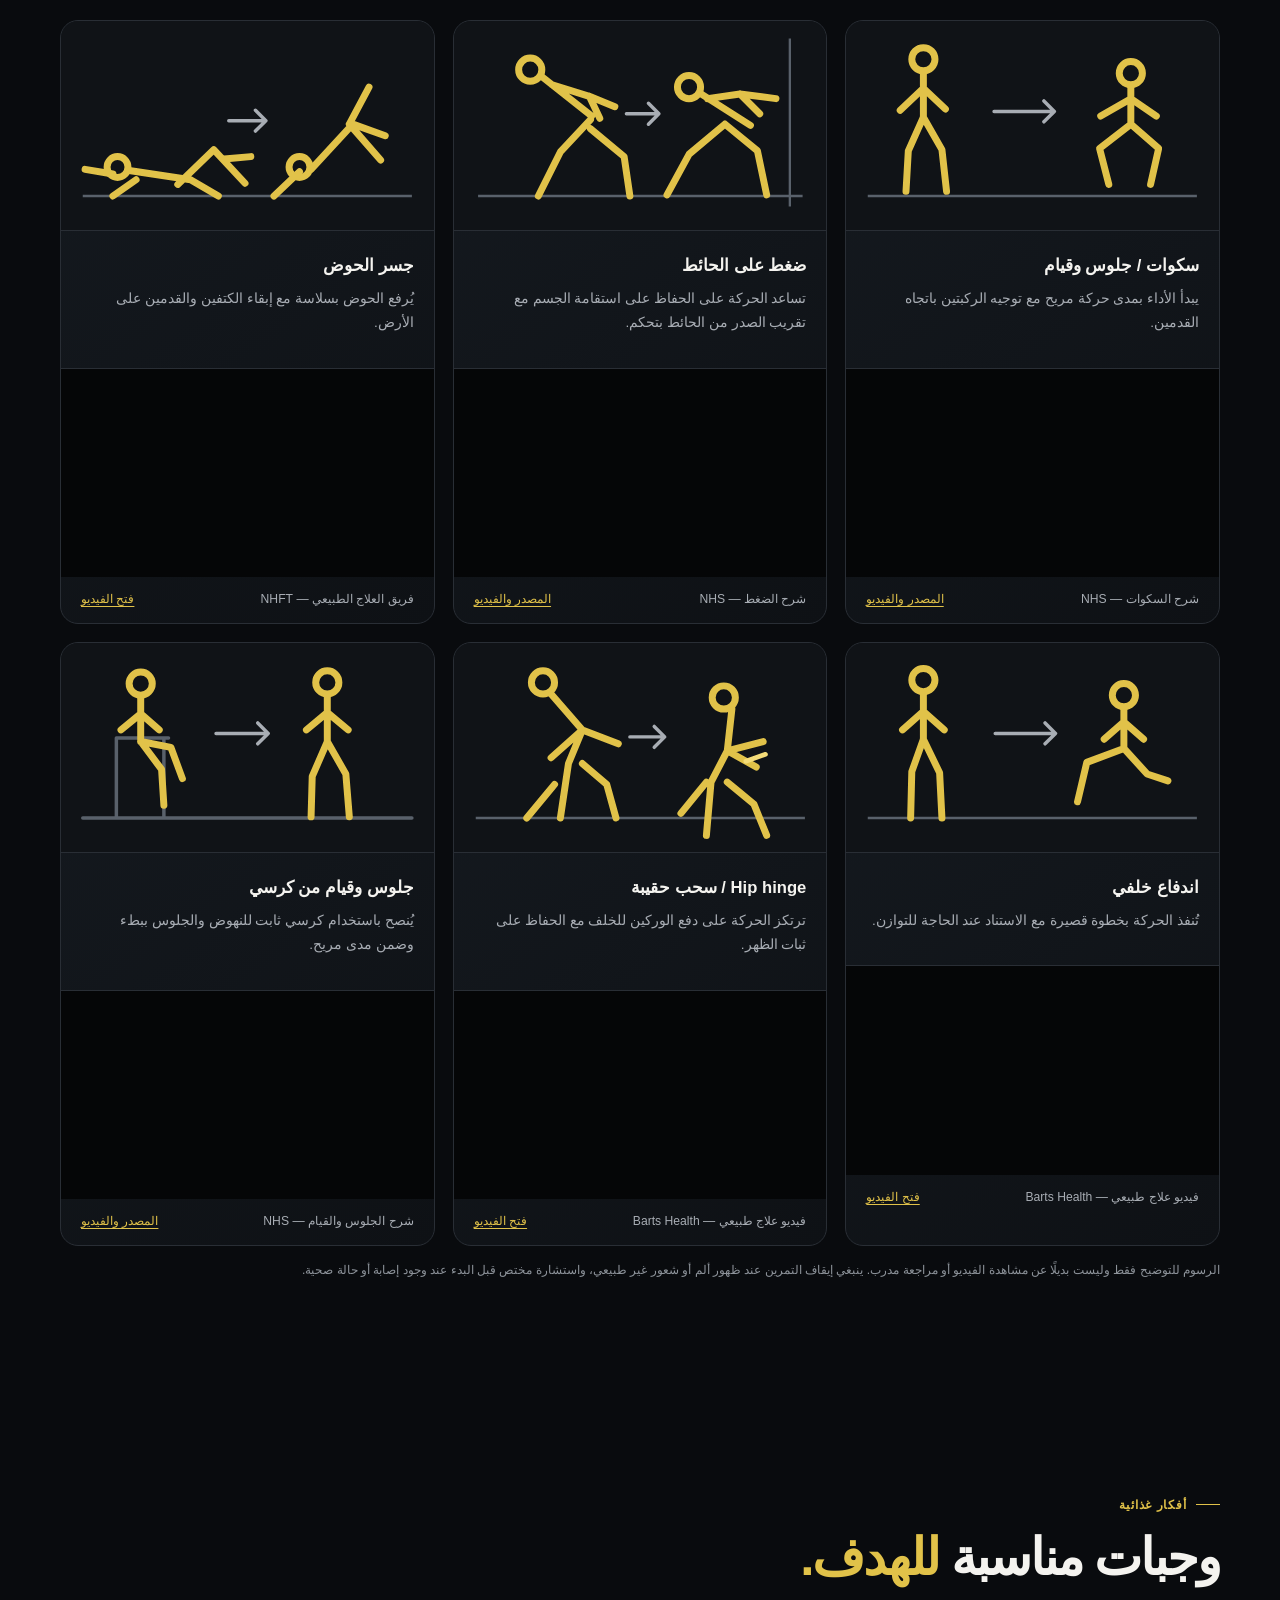
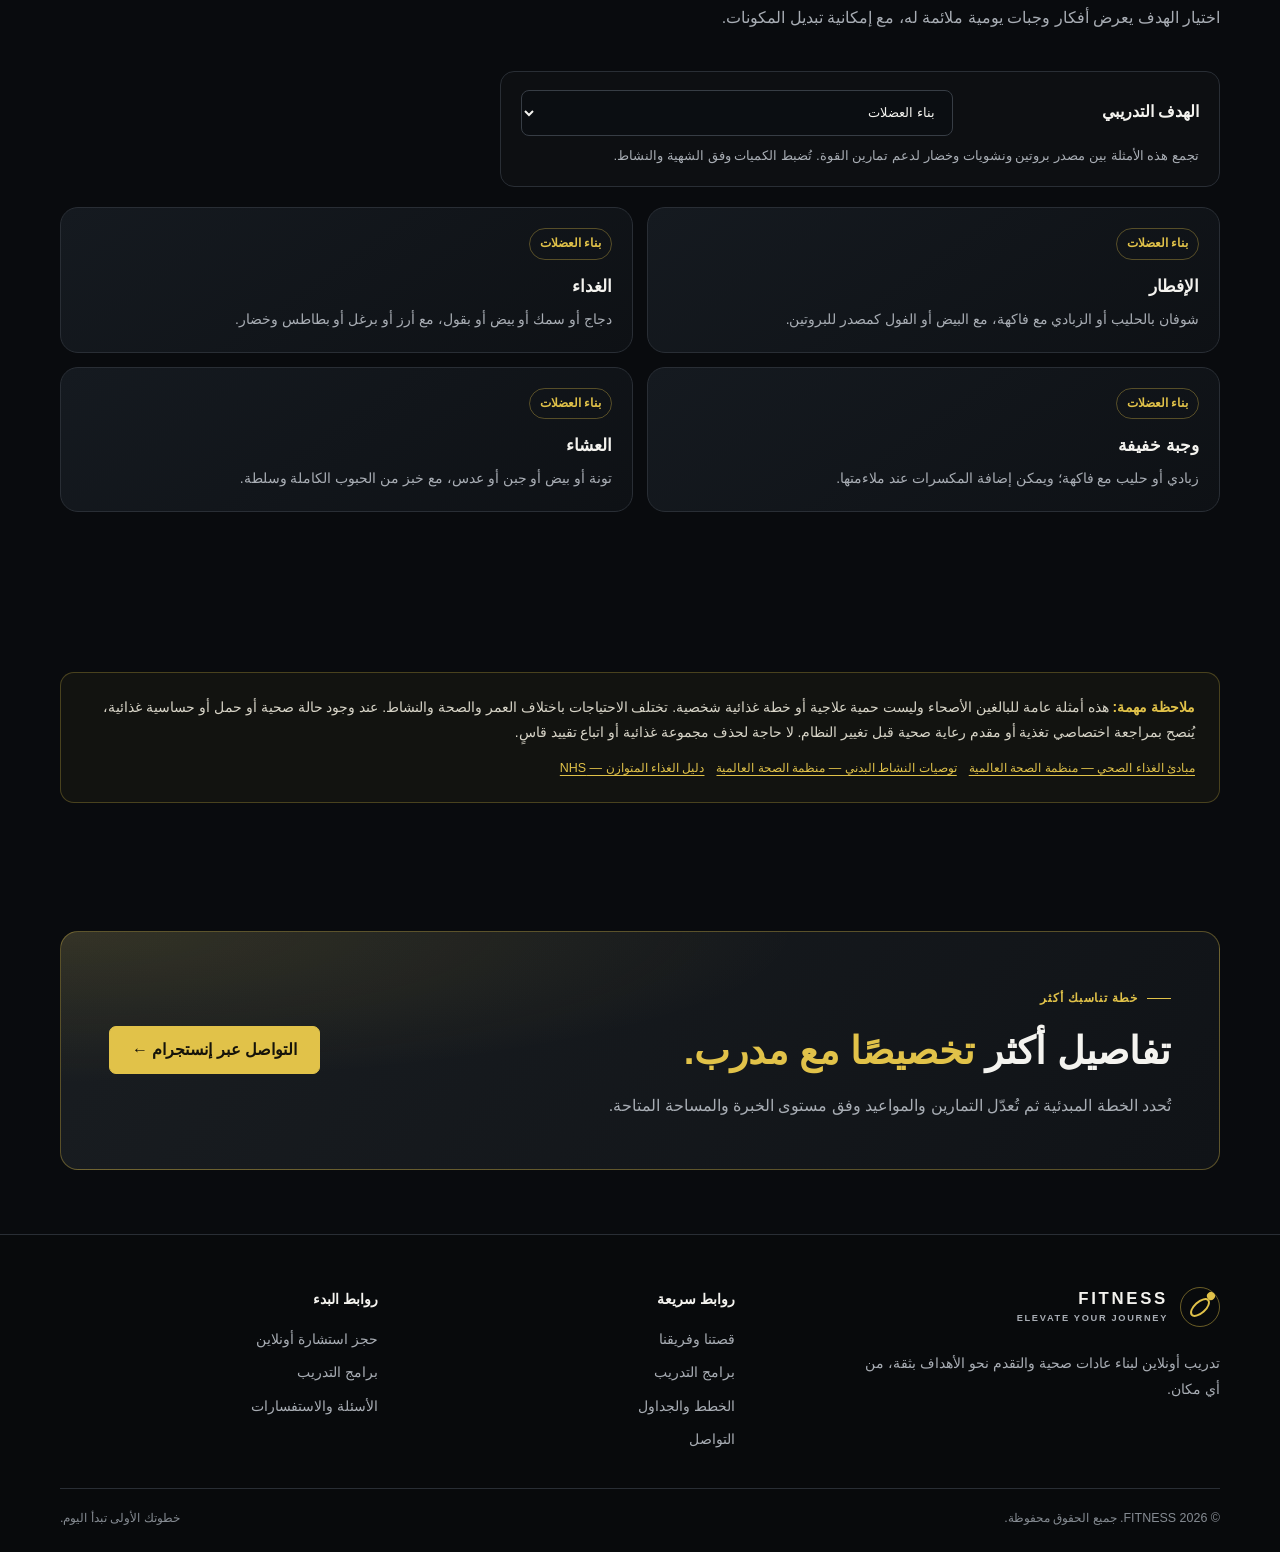
<file: plans.html>
<!doctype html>
<html lang="ar" dir="rtl">
<head><meta charset="utf-8"><meta name="viewport" content="width=device-width, initial-scale=1"><meta name="theme-color" content="#090b0e"><meta name="description" content="تقسيمات تمارين أونلاين، جداول أسبوعية ونماذج وجبات متوازنة من FITNESS."><title>الخطط والجداول | FITNESS</title><link rel="icon" href="assets/favicon.svg" type="image/svg+xml"><link rel="stylesheet" href="styles.css"><script src="script.js" defer></script></head>
<body>
  <a class="skip-link" href="#main">تجاوز إلى المحتوى</a>
  <header class="topbar"><div class="container nav-wrap">
    <a class="brand" href="index.html" aria-label="FITNESS — الصفحة الرئيسية"><span class="brand-mark" aria-hidden="true"></span><span class="brand-word">FITNESS<small>ELEVATE YOUR JOURNEY</small></span></a>
    <button class="menu-toggle" type="button" aria-label="فتح القائمة" aria-expanded="false" aria-controls="main-nav"><span></span><span></span><span></span></button>
    <nav class="nav-links" id="main-nav" aria-label="التنقل الرئيسي"><a href="index.html">الرئيسية</a><a href="about.html">من نحن</a><a href="services.html">الخدمات</a><a href="plans.html" aria-current="page">الخطط</a><a href="contact.html">التواصل</a><a class="mobile-cta" href="contact.html">التدريب أونلاين ←</a></nav>
    <a class="language-switch" href="en/plans.html" lang="en" hreflang="en" aria-label="Switch to English">EN</a><a class="nav-cta" href="contact.html">التواصل عبر إنستجرام <span aria-hidden="true">←</span></a>
  </div></header>
  <main id="main">
    <section class="page-hero"><div class="container"><div class="page-title"><div class="breadcrumbs"><a href="index.html">الرئيسية</a> / الخطط والجداول</div><span class="eyebrow">خطة واضحة، من مكانك</span><h1>خطط تدريبية <span class="accent">وفق الهدف.</span></h1><p class="muted">نماذج تدريب أونلاين وجداول أسبوعية مرنة، مع أمثلة وجبات بسيطة قابلة للتبديل.</p></div></div></section>
    <section class="section section-sm"><div class="container"><nav class="track-nav" aria-label="روابط الخطط"><a href="#full-body-track">تقسيمة 3 أيام <span aria-hidden="true">↓</span></a><a href="#upper-lower-track">تقسيمة 4 أيام <span aria-hidden="true">↓</span></a><a href="#goal-calculator">حساب الهدف <span aria-hidden="true">↓</span></a><a href="#goal-plans">جداول حسب الهدف <span aria-hidden="true">↓</span></a><a href="#exercise-library">فيديوهات التمارين <span aria-hidden="true">↓</span></a></nav><p class="form-note">هذه الجداول أمثلة تنظيمية؛ تُختار التمارين والمقاومة حسب الهدف والخبرة والراحة.</p></div></section>
    <section class="section track-start"><div class="container"><div class="section-heading reveal"><span class="eyebrow">Workout splits</span><h2>اختيار المسار <span class="accent">التدريبي.</span></h2><p>تعتمد الخطط على وزن الجسم أو أدوات منزلية خفيفة، مع زيادة التحدي تدريجيًا بالتنسيق مع فريق التدريب.</p></div>
      <div class="plans-grid">
        <article class="plan-card reveal" id="full-body-track"><span class="plan-tag">جسم كامل · 3 أيام</span><h2>كامل الجسم</h2><p>خطة بداية مرنة بثلاث جلسات أسبوعيًا، مع تمارين قوة للجسم كله.</p><ul class="exercise-list">
          <li><strong>اليوم A</strong><span>جلوس وقيام من كرسي 2–3 × 8–12 · ضغط مائل على الحائط/طاولة 2–3 × 6–12 · سحب مطاط/حقيبة 2–3 × 8–12 · جسر الحوض 2–3 × 10–15 · Dead bug عدد 2 × 6–10 لكل جهة</span></li>
          <li><strong>اليوم B</strong><span>اندفاع خلفي مع دعم 2–3 × 6–10 لكل جهة · Hip hinge خفيف 2–3 × 8–12 · ضغط كتف خفيف 2–3 × 8–12 · سحب مطاط 2–3 × 8–12 · Bird dog عدد 2 × 6–10 لكل جهة</span></li>
          <li><strong>اليوم C</strong><span>صعود درجة منخفضة 2–3 × 8–10 لكل جهة · ضغط مائل 2–3 × 6–12 · جسر الحوض 2–3 × 10–15 · سحب حقيبة 2–3 × 8–12 · Side plank عدد 2 × 15–25 ثانية لكل جهة</span></li>
        </ul></article>
        <article class="plan-card reveal" id="upper-lower-track"><span class="plan-tag">علوي وسفلي · 4 أيام</span><h2>جزء علوي وسفلي</h2><p>تُوزّع الجلسات بين الجزء العلوي والسفلي، مع أيام راحة خلال الأسبوع.</p><ul class="exercise-list">
          <li><strong>علوي A</strong><span>ضغط مائل 3 × 6–12 · سحب مطاط/حقيبة 3 × 8–12 · ضغط كتف خفيف 2 × 8–12 · تمرين Bird dog 2 × 6–10 لكل جهة</span></li>
          <li><strong>سفلي A</strong><span>جلوس وقيام من كرسي 3 × 8–12 · Hip hinge 3 × 8–12 · جسر الحوض 3 × 10–15 · رفع سمانة 2 × 10–15</span></li>
          <li><strong>علوي B</strong><span>ضغط مائل 3 × 6–12 · سحب حقيبة أو مطاط 3 × 8–12 · رفرفة كتف خفيفة 2 × 10–15 · تمرين جذع مريح 2 جولات.</span></li>
          <li><strong>سفلي B</strong><span>جلوس وقيام أو Squat 3 × 8–12 · اندفاع خلفي مدعوم 2 × 6–10 لكل جهة · جسر الحوض 3 × 10–15 · رفع سمانة 2 × 10–15.</span></li>
        </ul></article>
      </div>
      <p class="form-note">الأرقام أمثلة استرشادية للبداية وليست وصفة فردية. يُنصح باختيار مقاومة مناسبة تتيح إتمام المجموعة مع بقاء تكرارات قليلة ممكنة. عند الشعور بألم حاد، يجب إيقاف التمرين وطلب توجيه من مختص تدريب.</p>
    </div></section>
    <section class="section section-sm"><div class="container"><div class="section-heading reveal"><span class="eyebrow">جدول أسبوعي</span><h2>جدول منفصل <span class="accent">لكل مسار.</span></h2><p>مثالان مرنان؛ يمكن توزيع الأيام بما يناسب الجدول الأسبوعي، مع ترك وقت كافٍ للتعافي.</p></div><div class="schedule-wrap reveal"><table class="schedule-table gender-schedule"><caption>مقارنة الجداول الأسبوعية</caption><thead><tr><th scope="col">اليوم</th><th scope="col">جسم كامل · 3 أيام</th><th scope="col">علوي وسفلي · 4 أيام</th></tr></thead><tbody>
        <tr><th scope="row">الاثنين</th><td>تمرين A · جسم كامل</td><td>علوي A</td></tr><tr><th scope="row">الثلاثاء</th><td>راحة أو مشي مريح</td><td>سفلي A</td></tr><tr><th scope="row">الأربعاء</th><td>تمرين B · جسم كامل</td><td>راحة / حركة خفيفة</td></tr><tr><th scope="row">الخميس</th><td>راحة / مرونة</td><td>علوي B</td></tr><tr><th scope="row">الجمعة</th><td>مشي اختياري</td><td>راحة</td></tr><tr><th scope="row">السبت</th><td>تمرين C · جسم كامل</td><td>سفلي B</td></tr><tr><th scope="row">الأحد</th><td>راحة</td><td>راحة</td></tr>
      </tbody></table></div></div></section>
    <section class="section" id="goal-calculator"><div class="container"><div class="calculator-intro goal-calculator-cta"><span class="eyebrow">حاسبة الهدف والخطة</span><h2>حاسبة الهدف <span class="accent">في الصفحة الرئيسية.</span></h2><p>تتيح الحاسبة الرئيسية إدخال العمر والوزن والطول وتحديد الجنس والهدف والمستوى، لعرض خطة مناسبة تشمل المجموعات والتكرارات وروابط الفيديو.</p><a class="button" href="index.html#goal-planner">الانتقال إلى الحاسبة <span aria-hidden="true">←</span></a></div></div></section>
    <section class="section section-sm" id="goal-plans"><div class="container"><div class="section-heading reveal"><span class="eyebrow">جداول حسب الهدف</span><h2>جداول <span class="accent">تناسب الهدف.</span></h2><p>تتضمن الصفحة نماذج أسبوعية مرنة يمكن تعديلها وفق مستوى الخبرة والوقت والأدوات المتاحة.</p></div><div class="schedule-wrap reveal"><table class="schedule-table goal-schedule"><caption>نماذج أسبوعية مرنة حسب الهدف</caption><thead><tr><th scope="col">اليوم</th><th scope="col">بناء عضلات</th><th scope="col">زيادة وزن</th><th scope="col">خسارة دهون</th><th scope="col">ثبات ولياقة</th></tr></thead><tbody>
      <tr><th scope="row">الاثنين</th><td>علوي A</td><td>جسم كامل A</td><td>جسم كامل A</td><td>جسم كامل A</td></tr><tr><th scope="row">الثلاثاء</th><td>سفلي A</td><td>راحة / مشي اختياري</td><td>مشي مريح</td><td>مرونة أو مشي</td></tr><tr><th scope="row">الأربعاء</th><td>راحة</td><td>جسم كامل B</td><td>راحة</td><td>جسم كامل B</td></tr><tr><th scope="row">الخميس</th><td>علوي B</td><td>راحة</td><td>مشي اختياري</td><td>راحة / حركة خفيفة</td></tr><tr><th scope="row">الجمعة</th><td>راحة</td><td>راحة / مرونة</td><td>راحة</td><td>مشي اختياري</td></tr><tr><th scope="row">السبت</th><td>سفلي B</td><td>جسم كامل C</td><td>جسم كامل B</td><td>جسم كامل C</td></tr><tr><th scope="row">الأحد</th><td>راحة</td><td>راحة</td><td>راحة</td><td>راحة</td></tr>
    </tbody></table></div><div class="goals-grid" style="margin-top:20px">
      <article class="goal-card reveal"><span class="plan-tag">قوة تدريجية</span><h3>بناء العضلات</h3><p>تُحدد المقاومة بما يسمح بأداء سليم، مع تسجيل الأوزان أو التكرارات لمتابعة التقدم.</p><ul class="goal-days"><li><strong>علوي A:</strong> ضغط مائل، سحب حقيبة/مطاط، ضغط كتف، تمرين جذع.</li><li><strong>سفلي A:</strong> جلوس وقيام، Hip hinge، جسر الحوض.</li><li><strong>علوي B + سفلي B:</strong> تُكرّر أنماط الدفع والسحب والسكوات والاندفاع ببدائل مناسبة.</li><li><strong>الغذاء:</strong> وجبات متنوعة ومصدر بروتين؛ ويُفضّل تقدير الاحتياجات مع مختص بدلًا من اعتماد سعرات عشوائية.</li></ul></article>
      <article class="goal-card reveal"><span class="plan-tag">تدرّج وراحة</span><h3>زيادة الوزن</h3><p>يعتمد هذا الهدف على تمارين القوة والوجبات المنتظمة. ويُنصح بمراجعة مختص عند حدوث تغيّر غير مقصود في الوزن.</p><ul class="goal-days"><li><strong>جسم كامل A:</strong> سكوات كرسي، ضغط حائط، سحب مطاط، جسر الحوض.</li><li><strong>جسم كامل B:</strong> اندفاع مدعوم، Hip hinge، ضغط كتف خفيف، Bird dog.</li><li><strong>جسم كامل C:</strong> صعود درجة منخفضة، ضغط مائل، سحب حقيبة، Side plank.</li><li><strong>الغذاء:</strong> قد تكون وجبة خفيفة مغذية مناسبة عند الحاجة؛ ويُستحسن التنسيق مع اختصاصي تغذية في حال نقص الوزن.</li></ul></article>
      <article class="goal-card reveal"><span class="plan-tag">قوة + حركة</span><h3>خسارة الدهون</h3><p>يساعد الانتظام في تمارين المقاومة والحركة اليومية، مع تجنب الحميات القاسية والتغييرات السريعة.</p><ul class="goal-days"><li><strong>الاثنين:</strong> جسم كامل A، 2–3 مجموعات بتكرارات مريحة.</li><li><strong>الأربعاء:</strong> جسم كامل B مع راحة حسب الحاجة.</li><li><strong>السبت:</strong> جسم كامل C؛ مشي مريح اختياري في يومين آخرين.</li><li><strong>الغذاء:</strong> تُفضّل الوجبات المتوازنة والخضار والماء، ويمكن طلب خطة شخصية من مختص عند الحاجة.</li></ul></article>
      <article class="goal-card reveal"><span class="plan-tag">استمرارية</span><h3>الثبات واللياقة</h3><p>يساعد اختيار روتين قابل للتكرار وتعديل الأيام أو التمارين على ملاءمة الخطة للأسبوع.</p><ul class="goal-days"><li><strong>الاثنين:</strong> جسم كامل A.</li><li><strong>الأربعاء:</strong> جسم كامل B أو حركة ومرونة.</li><li><strong>السبت:</strong> جسم كامل C أو نشاط بدني مفضّل.</li><li><strong>الغذاء:</strong> يساعد تنوع الوجبات على الاستمرارية، ولا يلزم تغيير الوزن لمجرد الوصول إلى رقم BMI.</li></ul></article>
    </div></div></section>
    <section class="section" id="exercise-library"><div class="container"><div class="section-heading reveal"><span class="eyebrow">مكتبة الحركات</span><h2>شرح الحركات <span class="accent">وأساسيات الأداء.</span></h2><p>رسوم مبسطة مع فيديو توضيحي لكل حركة. الفيديوهات الطبية أدناه باللغة الإنجليزية.</p></div><div class="exercise-library">
      <article class="exercise-card reveal"><svg class="exercise-art" viewBox="0 0 320 180" role="img" aria-label="رسم توضيحي لحركة السكوات"><use href="assets/exercise-illustrations.svg#squat"></use></svg><div class="exercise-card-body"><h3>سكوات / جلوس وقيام</h3><p>يبدأ الأداء بمدى حركة مريح مع توجيه الركبتين باتجاه القدمين.</p></div><div class="video-frame"><iframe src="https://players.brightcove.net/79855382001/EkC1XU82e_default/index.html?videoId=1763919389001" title="فيديو NHS لشرح السكوات" loading="lazy" allow="encrypted-media; picture-in-picture" allowfullscreen></iframe></div><div class="video-source"><span>شرح السكوات — NHS</span><a href="https://www.nhs.uk/live-well/exercise/strength-and-flex-exercise-plan-how-to-videos/" target="_blank" rel="noopener noreferrer">المصدر والفيديو</a></div></article>
      <article class="exercise-card reveal"><svg class="exercise-art" viewBox="0 0 320 180" role="img" aria-label="رسم توضيحي للضغط على الحائط"><use href="assets/exercise-illustrations.svg#wall-pushup"></use></svg><div class="exercise-card-body"><h3>ضغط على الحائط</h3><p>تساعد الحركة على الحفاظ على استقامة الجسم مع تقريب الصدر من الحائط بتحكم.</p></div><div class="video-frame"><iframe src="https://players.brightcove.net/79855382001/EkC1XU82e_default/index.html?videoId=1763919379001" title="فيديو NHS لشرح الضغط على الحائط" loading="lazy" allow="encrypted-media; picture-in-picture" allowfullscreen></iframe></div><div class="video-source"><span>شرح الضغط — NHS</span><a href="https://www.nhs.uk/live-well/exercise/strength-and-flex-exercise-plan-how-to-videos/" target="_blank" rel="noopener noreferrer">المصدر والفيديو</a></div></article>
      <article class="exercise-card reveal"><svg class="exercise-art" viewBox="0 0 320 180" role="img" aria-label="رسم توضيحي لجسر الحوض"><use href="assets/exercise-illustrations.svg#bridge"></use></svg><div class="exercise-card-body"><h3>جسر الحوض</h3><p>يُرفع الحوض بسلاسة مع إبقاء الكتفين والقدمين على الأرض.</p></div><div class="video-frame"><iframe src="https://www.youtube-nocookie.com/embed/PPNCe7nX3Fc" title="فيديو علاج طبيعي لشرح جسر الحوض" loading="lazy" allow="accelerometer; encrypted-media; picture-in-picture; web-share" referrerpolicy="strict-origin-when-cross-origin" allowfullscreen></iframe></div><div class="video-source"><span>فريق العلاج الطبيعي — NHFT</span><a href="https://www.youtube.com/watch?v=PPNCe7nX3Fc" target="_blank" rel="noopener noreferrer">فتح الفيديو</a></div></article>
      <article class="exercise-card reveal"><svg class="exercise-art" viewBox="0 0 320 180" role="img" aria-label="رسم توضيحي للاندفاع الخلفي"><use href="assets/exercise-illustrations.svg#lunge"></use></svg><div class="exercise-card-body"><h3>اندفاع خلفي</h3><p>تُنفذ الحركة بخطوة قصيرة مع الاستناد عند الحاجة للتوازن.</p></div><div class="video-frame"><iframe src="https://www.youtube-nocookie.com/embed/UVuoO1OtZCs" title="فيديو علاج طبيعي لشرح الاندفاع" loading="lazy" allow="accelerometer; encrypted-media; picture-in-picture; web-share" referrerpolicy="strict-origin-when-cross-origin" allowfullscreen></iframe></div><div class="video-source"><span>فيديو علاج طبيعي — Barts Health</span><a href="https://www.youtube.com/watch?v=UVuoO1OtZCs" target="_blank" rel="noopener noreferrer">فتح الفيديو</a></div></article>
      <article class="exercise-card reveal"><svg class="exercise-art" viewBox="0 0 320 180" role="img" aria-label="رسم توضيحي لمفصل الورك والسحب"><use href="assets/exercise-illustrations.svg#row"></use></svg><div class="exercise-card-body"><h3>Hip hinge / سحب حقيبة</h3><p>ترتكز الحركة على دفع الوركين للخلف مع الحفاظ على ثبات الظهر.</p></div><div class="video-frame"><iframe src="https://www.youtube-nocookie.com/embed/1jjrOWwbCOo" title="فيديو علاج طبيعي لشرح تمرين المفصلة والرفعة" loading="lazy" allow="accelerometer; encrypted-media; picture-in-picture; web-share" referrerpolicy="strict-origin-when-cross-origin" allowfullscreen></iframe></div><div class="video-source"><span>فيديو علاج طبيعي — Barts Health</span><a href="https://www.youtube.com/watch?v=1jjrOWwbCOo" target="_blank" rel="noopener noreferrer">فتح الفيديو</a></div></article>
      <article class="exercise-card reveal"><svg class="exercise-art" viewBox="0 0 320 180" role="img" aria-label="رسم توضيحي للجلوس والقيام من كرسي"><use href="assets/exercise-illustrations.svg#sit-to-stand"></use></svg><div class="exercise-card-body"><h3>جلوس وقيام من كرسي</h3><p>يُنصح باستخدام كرسي ثابت للنهوض والجلوس ببطء وضمن مدى مريح.</p></div><div class="video-frame"><iframe src="https://players.brightcove.net/79855382001/EkC1XU82e_default/index.html?videoId=1763916272001" title="فيديو NHS لشرح الجلوس والقيام من كرسي" loading="lazy" allow="encrypted-media; picture-in-picture" allowfullscreen></iframe></div><div class="video-source"><span>شرح الجلوس والقيام — NHS</span><a href="https://www.nhs.uk/live-well/exercise/strength-and-flex-exercise-plan-how-to-videos/" target="_blank" rel="noopener noreferrer">المصدر والفيديو</a></div></article>
    </div><p class="form-note">الرسوم للتوضيح فقط وليست بديلًا عن مشاهدة الفيديو أو مراجعة مدرب. ينبغي إيقاف التمرين عند ظهور ألم أو شعور غير طبيعي، واستشارة مختص قبل البدء عند وجود إصابة أو حالة صحية.</p></div></section>
    <section class="section" id="nutrition"><div class="container"><div class="section-heading reveal"><span class="eyebrow">أفكار غذائية</span><h2>وجبات مناسبة <span class="accent">للهدف.</span></h2><p>اختيار الهدف يعرض أفكار وجبات يومية ملائمة له، مع إمكانية تبديل المكونات.</p></div><div class="nutrition-goal-picker"><label for="nutrition-goal">الهدف التدريبي</label><select id="nutrition-goal"><option value="muscle">بناء العضلات</option><option value="gain">زيادة الوزن</option><option value="fat-loss">خسارة الدهون</option><option value="maintain">الثبات واللياقة</option></select><p id="nutrition-goal-note" aria-live="polite"></p></div><div class="personal-meals-grid" id="goal-meal-cards" aria-live="polite"></div></div></section>
    <section class="section section-sm"><div class="container"><div class="nutrition-disclaimer reveal"><strong>ملاحظة مهمة:</strong> هذه أمثلة عامة للبالغين الأصحاء وليست حمية علاجية أو خطة غذائية شخصية. تختلف الاحتياجات باختلاف العمر والصحة والنشاط. عند وجود حالة صحية أو حمل أو حساسية غذائية، يُنصح بمراجعة اختصاصي تغذية أو مقدم رعاية صحية قبل تغيير النظام. لا حاجة لحذف مجموعة غذائية أو اتباع تقييد قاسٍ.<div class="source-links"><a href="https://www.who.int/news-room/fact-sheets/detail/healthy-diet" target="_blank" rel="noopener noreferrer">مبادئ الغذاء الصحي — منظمة الصحة العالمية</a><a href="https://www.who.int/initiatives/behealthy/physical-activity" target="_blank" rel="noopener noreferrer">توصيات النشاط البدني — منظمة الصحة العالمية</a><a href="https://www.nhs.uk/live-well/eat-well/food-guidelines-and-food-labels/the-eatwell-guide/" target="_blank" rel="noopener noreferrer">دليل الغذاء المتوازن — NHS</a></div></div></section>
    <section class="section section-sm"><div class="container"><div class="cta-band reveal"><div><span class="eyebrow">خطة تناسبك أكثر</span><h2>تفاصيل أكثر <span class="accent">تخصيصًا مع مدرب.</span></h2><p>تُحدد الخطة المبدئية ثم تُعدّل التمارين والمواعيد وفق مستوى الخبرة والمساحة المتاحة.</p></div><a class="button" href="contact.html">التواصل عبر إنستجرام ←</a></div></div></section>
  </main>
  <footer class="footer"><div class="container"><div class="footer-main"><div class="footer-about"><a class="brand" href="index.html"><span class="brand-mark" aria-hidden="true"></span><span class="brand-word">FITNESS<small>ELEVATE YOUR JOURNEY</small></span></a><p>تدريب أونلاين لبناء عادات صحية والتقدم نحو الأهداف بثقة، من أي مكان.</p></div><div><h3>روابط سريعة</h3><div class="footer-links"><a href="about.html">قصتنا وفريقنا</a><a href="services.html">برامج التدريب</a><a href="plans.html">الخطط والجداول</a><a href="contact.html">التواصل</a></div></div><div><h3>روابط البدء</h3><div class="footer-links"><a href="contact.html">حجز استشارة أونلاين</a><a href="services.html">برامج التدريب</a><a href="contact.html">الأسئلة والاستفسارات</a></div></div></div><div class="footer-bottom"><span>© <span data-year></span> FITNESS. جميع الحقوق محفوظة.</span><span>خطوتك الأولى تبدأ اليوم.</span></div></div></footer>
</body></html>
</file>
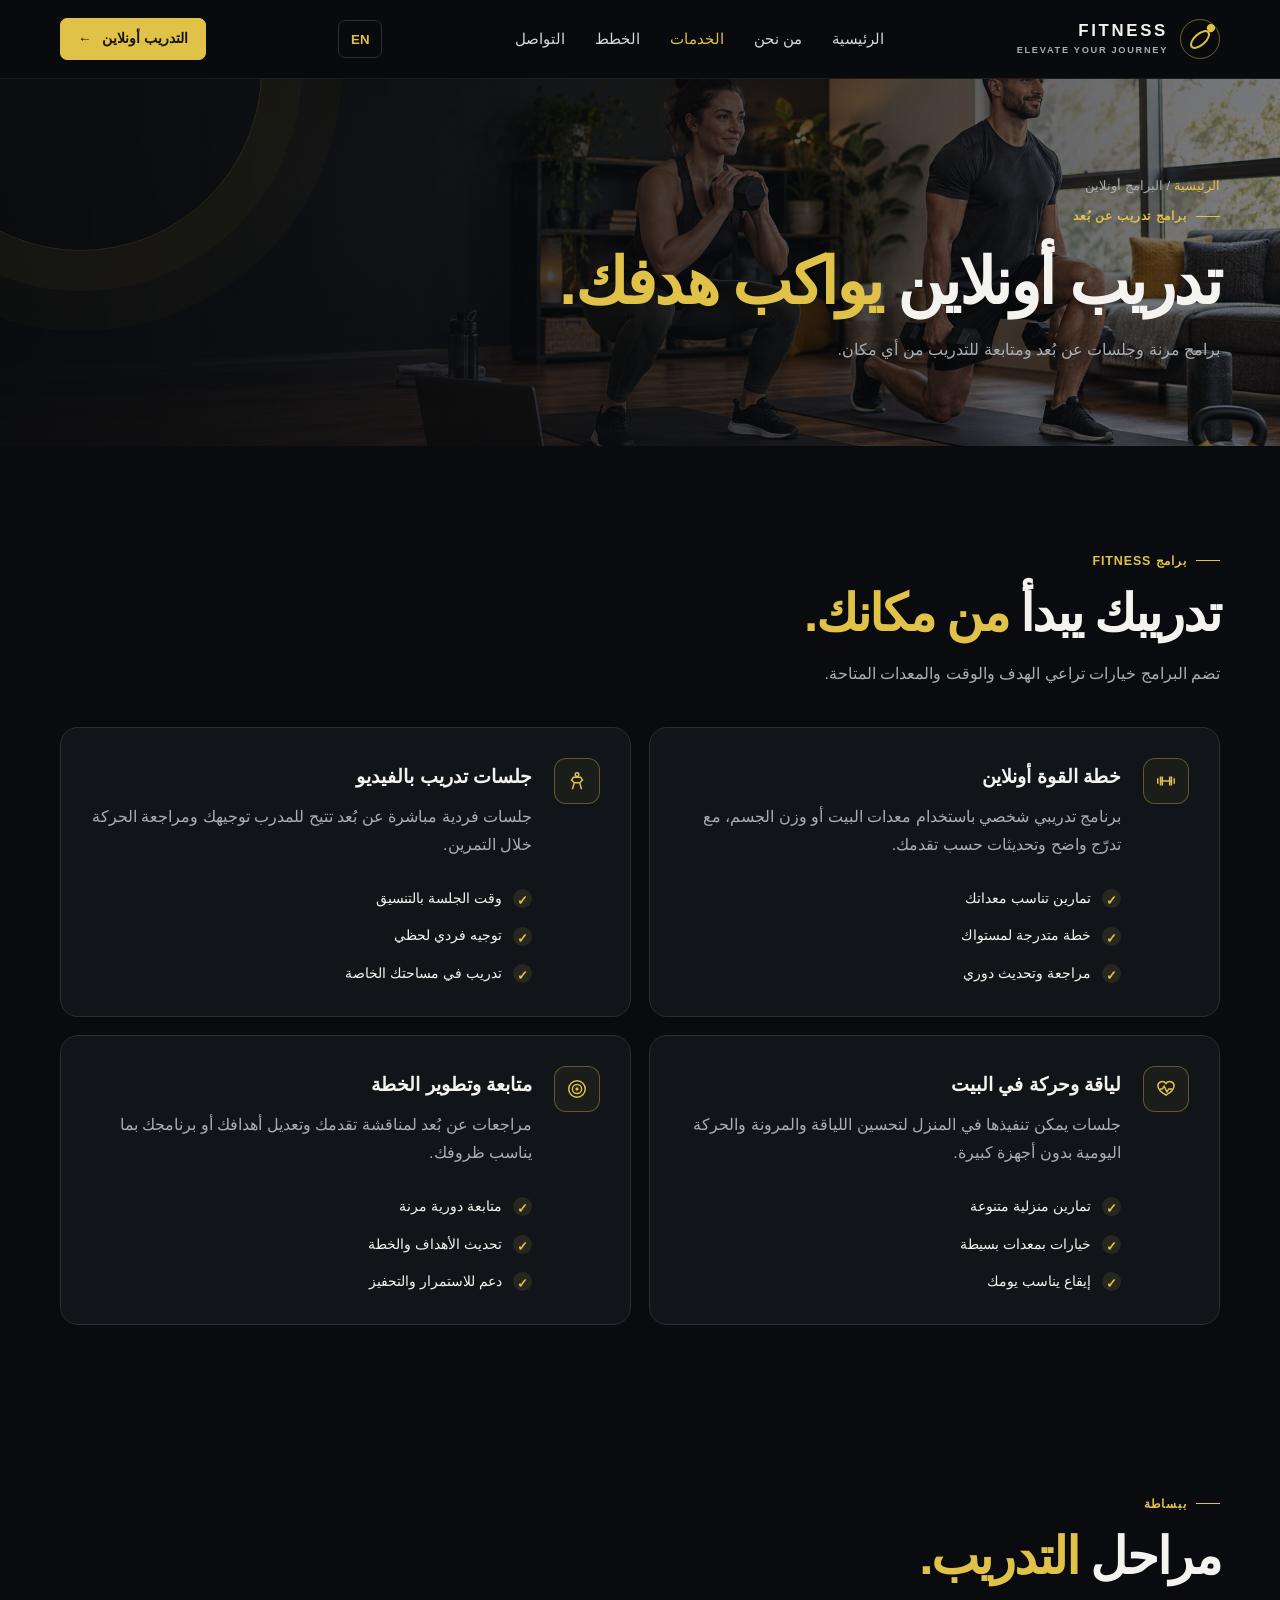
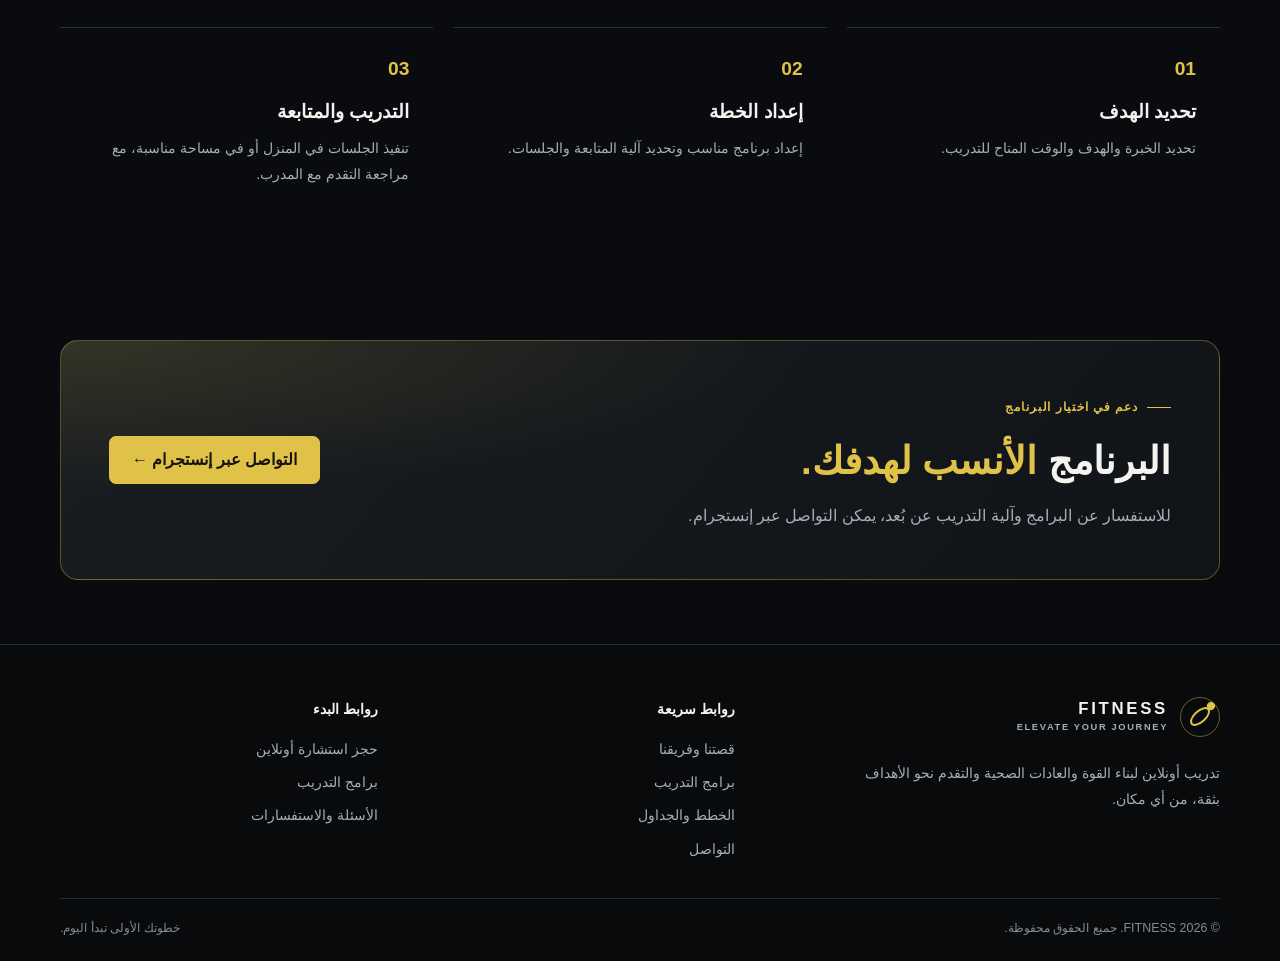
<file: services.html>
<!doctype html>
<html lang="ar" dir="rtl">
<head>
  <meta charset="utf-8"><meta name="viewport" content="width=device-width, initial-scale=1"><meta name="theme-color" content="#090b0e">
  <meta name="description" content="برامج تدريب أونلاين في FITNESS: خطة شخصية، جلسات بالفيديو ومتابعة مستمرة من أي مكان.">
  <title>برامج التدريب أونلاين | FITNESS</title><link rel="icon" href="assets/favicon.svg" type="image/svg+xml"><link rel="stylesheet" href="styles.css"><script src="script.js" defer></script>
</head>
<body>
  <a class="skip-link" href="#main">تجاوز إلى المحتوى</a>
  <header class="topbar"><div class="container nav-wrap">
    <a class="brand" href="index.html" aria-label="FITNESS — الصفحة الرئيسية"><span class="brand-mark" aria-hidden="true"></span><span class="brand-word">FITNESS<small>ELEVATE YOUR JOURNEY</small></span></a>
    <button class="menu-toggle" type="button" aria-label="فتح القائمة" aria-expanded="false" aria-controls="main-nav"><span></span><span></span><span></span></button>
    <nav class="nav-links" id="main-nav" aria-label="التنقل الرئيسي"><a href="index.html">الرئيسية</a><a href="about.html">من نحن</a><a href="services.html" aria-current="page">الخدمات</a><a href="plans.html">الخطط</a><a href="contact.html">التواصل</a><a class="mobile-cta" href="contact.html">التدريب أونلاين ←</a></nav>
    <a class="language-switch" href="en/services.html" lang="en" hreflang="en" aria-label="Switch to English">EN</a>
    <a class="nav-cta" href="contact.html">التدريب أونلاين <span aria-hidden="true">←</span></a>
  </div></header>
  <main id="main">
    <section class="page-hero"><div class="container"><div class="page-title"><div class="breadcrumbs"><a href="index.html">الرئيسية</a> / البرامج أونلاين</div><span class="eyebrow">برامج تدريب عن بُعد</span><h1>تدريب أونلاين <span class="accent">يواكب هدفك.</span></h1><p class="muted">برامج مرنة وجلسات عن بُعد ومتابعة للتدريب من أي مكان.</p></div></div></section>
    <section class="section"><div class="container"><div class="section-heading reveal"><span class="eyebrow">برامج FITNESS</span><h2>تدريبك يبدأ <span class="accent">من مكانك.</span></h2><p>تضم البرامج خيارات تراعي الهدف والوقت والمعدات المتاحة.</p></div><div class="services-grid">
      <article class="service-detail reveal"><span class="icon-box"><svg viewBox="0 0 24 24" width="22" height="22" fill="none" stroke="currentColor" stroke-width="1.6" aria-hidden="true"><path d="M6 7v10M3 9v6m3-3h12m0-5v10m3-8v6M8 7v10m8-10v10"/></svg></span><div><h2>خطة القوة أونلاين</h2><p>برنامج تدريبي شخصي باستخدام معدات البيت أو وزن الجسم، مع تدرّج واضح وتحديثات حسب تقدمك.</p></div><ul class="check-list"><li>تمارين تناسب معداتك</li><li>خطة متدرجة لمستواك</li><li>مراجعة وتحديث دوري</li></ul></article>
      <article class="service-detail reveal"><span class="icon-box"><svg viewBox="0 0 24 24" width="22" height="22" fill="none" stroke="currentColor" stroke-width="1.6" aria-hidden="true"><circle cx="12" cy="5" r="2"/><path d="m7 21 2-7-3-3 2-3h8l2 3-3 3 2 7m-8-7h6"/></svg></span><div><h2>جلسات تدريب بالفيديو</h2><p>جلسات فردية مباشرة عن بُعد تتيح للمدرب توجيهك ومراجعة الحركة خلال التمرين.</p></div><ul class="check-list"><li>وقت الجلسة بالتنسيق</li><li>توجيه فردي لحظي</li><li>تدريب في مساحتك الخاصة</li></ul></article>
      <article class="service-detail reveal"><span class="icon-box"><svg viewBox="0 0 24 24" width="22" height="22" fill="none" stroke="currentColor" stroke-width="1.6" aria-hidden="true"><path d="M20.8 8.8c0 5-8.8 10-8.8 10s-8.8-5-8.8-10A4.8 4.8 0 0 1 12 6a4.8 4.8 0 0 1 8.8 2.8Z"/><path d="M5 12h3l2-3 3 6 2-3h4"/></svg></span><div><h2>لياقة وحركة في البيت</h2><p>جلسات يمكن تنفيذها في المنزل لتحسين اللياقة والمرونة والحركة اليومية بدون أجهزة كبيرة.</p></div><ul class="check-list"><li>تمارين منزلية متنوعة</li><li>خيارات بمعدات بسيطة</li><li>إيقاع يناسب يومك</li></ul></article>
      <article class="service-detail reveal"><span class="icon-box"><svg viewBox="0 0 24 24" width="22" height="22" fill="none" stroke="currentColor" stroke-width="1.6" aria-hidden="true"><circle cx="12" cy="12" r="9"/><circle cx="12" cy="12" r="5"/><circle cx="12" cy="12" r="1"/></svg></span><div><h2>متابعة وتطوير الخطة</h2><p>مراجعات عن بُعد لمناقشة تقدمك وتعديل أهدافك أو برنامجك بما يناسب ظروفك.</p></div><ul class="check-list"><li>متابعة دورية مرنة</li><li>تحديث الأهداف والخطة</li><li>دعم للاستمرار والتحفيز</li></ul></article>
    </div></div></section>
    <section class="section section-sm"><div class="container"><div class="section-heading reveal"><span class="eyebrow">ببساطة</span><h2>مراحل <span class="accent">التدريب.</span></h2></div><div class="steps"><article class="step reveal"><h3>تحديد الهدف</h3><p>تحديد الخبرة والهدف والوقت المتاح للتدريب.</p></article><article class="step reveal"><h3>إعداد الخطة</h3><p>إعداد برنامج مناسب وتحديد آلية المتابعة والجلسات.</p></article><article class="step reveal"><h3>التدريب والمتابعة</h3><p>تنفيذ الجلسات في المنزل أو في مساحة مناسبة، مع مراجعة التقدم مع المدرب.</p></article></div></div></section>
    <section class="section section-sm"><div class="container"><div class="cta-band reveal"><div><span class="eyebrow">دعم في اختيار البرنامج</span><h2>البرنامج <span class="accent">الأنسب لهدفك.</span></h2><p>للاستفسار عن البرامج وآلية التدريب عن بُعد، يمكن التواصل عبر إنستجرام.</p></div><a class="button" href="contact.html">التواصل عبر إنستجرام ←</a></div></div></section>
  </main>
  <footer class="footer"><div class="container"><div class="footer-main"><div class="footer-about"><a class="brand" href="index.html"><span class="brand-mark" aria-hidden="true"></span><span class="brand-word">FITNESS<small>ELEVATE YOUR JOURNEY</small></span></a><p>تدريب أونلاين لبناء القوة والعادات الصحية والتقدم نحو الأهداف بثقة، من أي مكان.</p></div><div><h3>روابط سريعة</h3><div class="footer-links"><a href="about.html">قصتنا وفريقنا</a><a href="services.html">برامج التدريب</a><a href="plans.html">الخطط والجداول</a><a href="contact.html">التواصل</a></div></div><div><h3>روابط البدء</h3><div class="footer-links"><a href="contact.html">حجز استشارة أونلاين</a><a href="services.html">برامج التدريب</a><a href="contact.html">الأسئلة والاستفسارات</a></div></div></div><div class="footer-bottom"><span>© <span data-year></span> FITNESS. جميع الحقوق محفوظة.</span><span>خطوتك الأولى تبدأ اليوم.</span></div></div></footer>
</body></html>
</file>
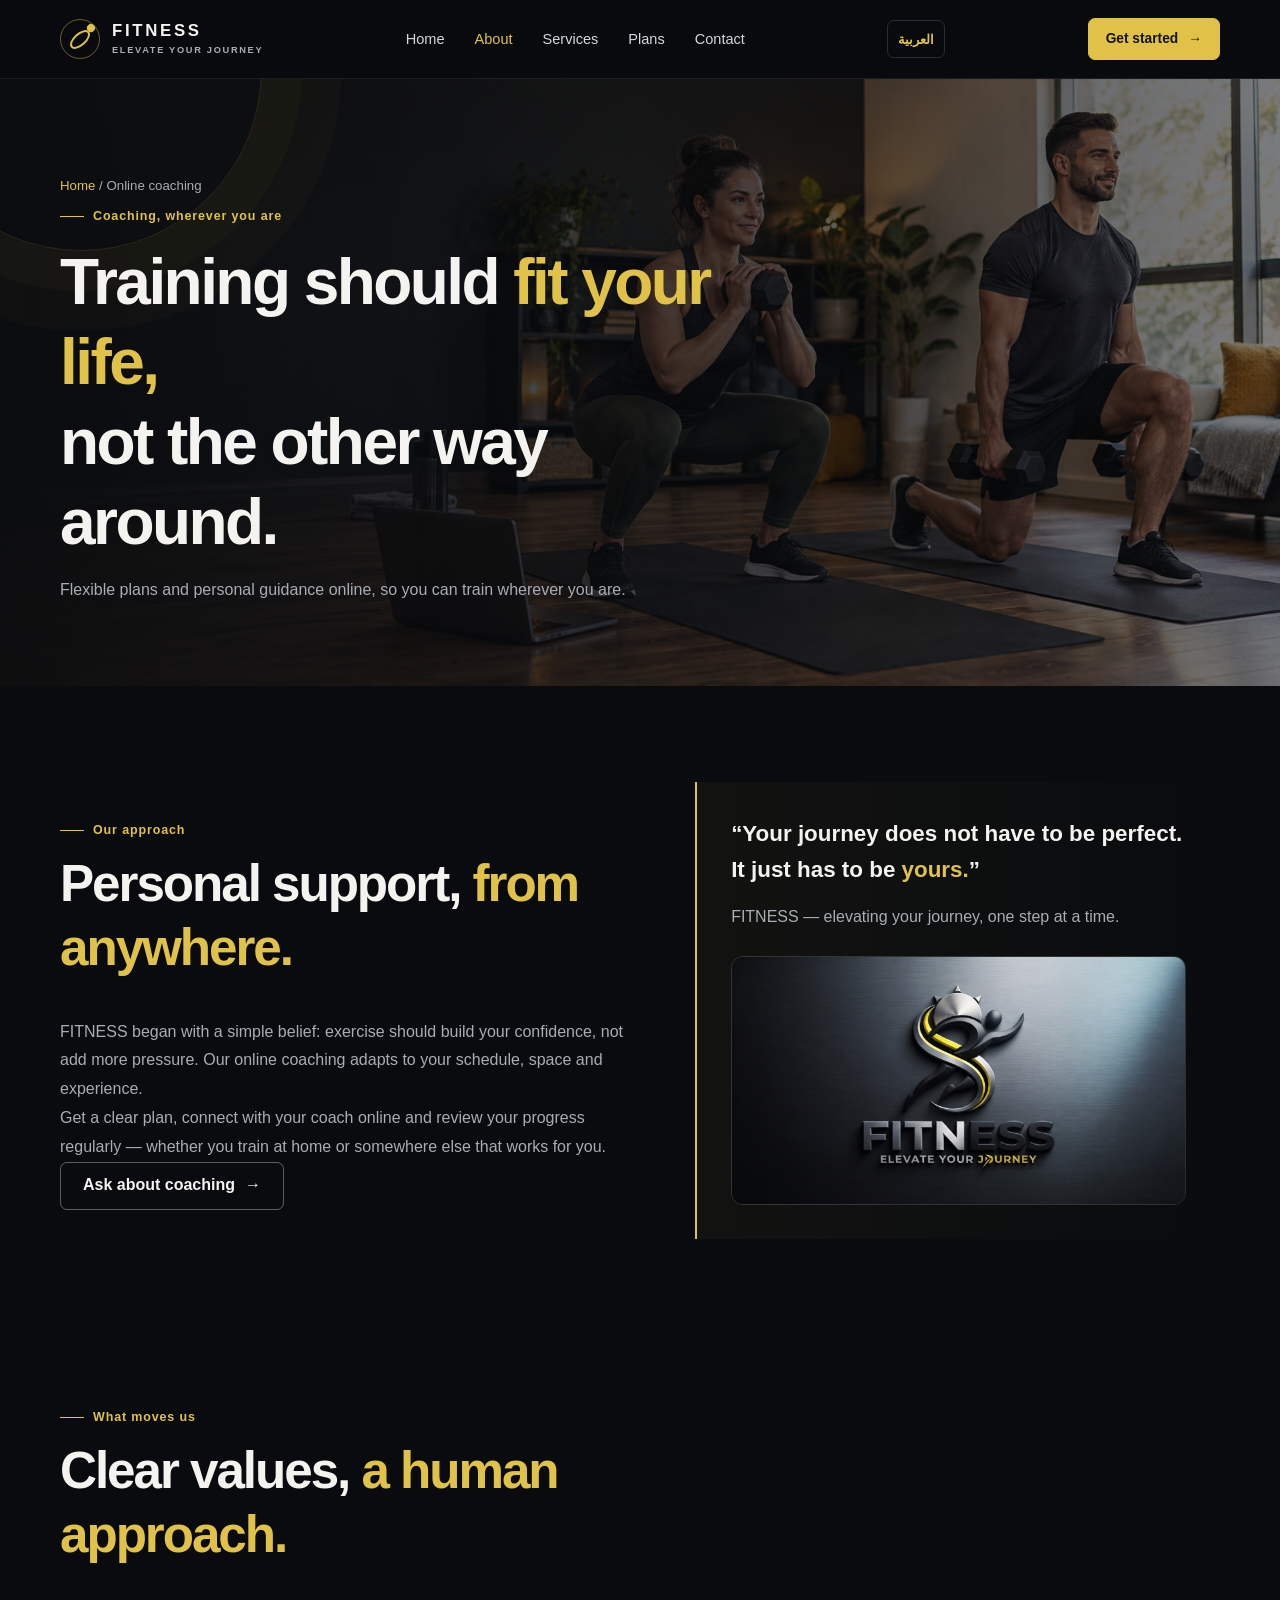
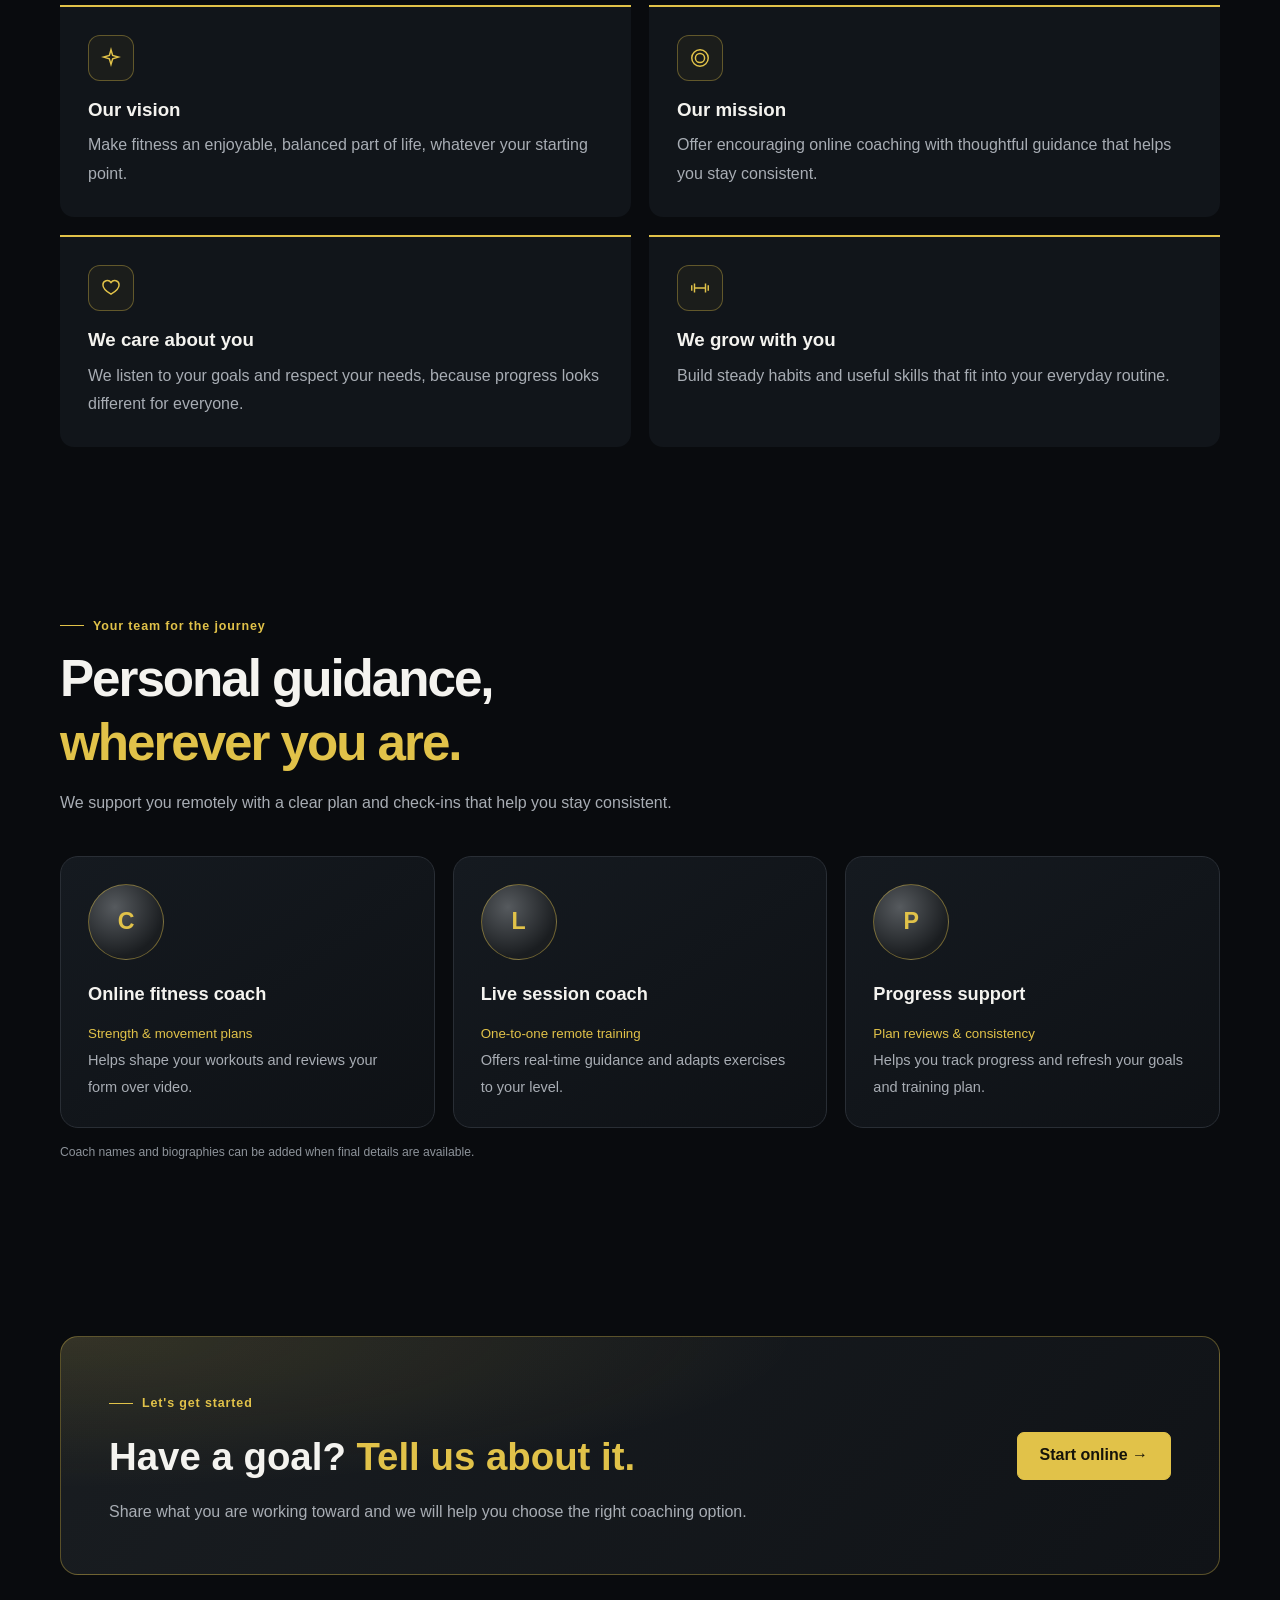
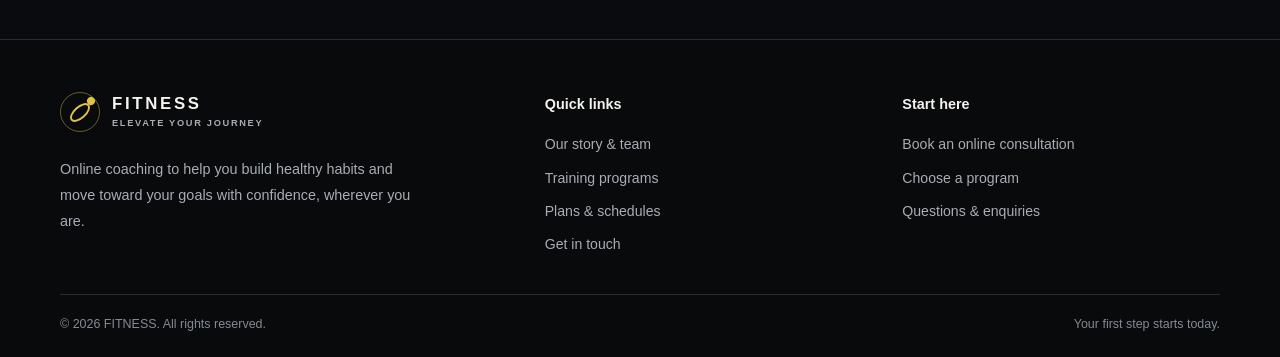
<file: en/about.html>
<!doctype html>
<html lang="en" dir="ltr">
<head><meta charset="utf-8"><meta name="viewport" content="width=device-width, initial-scale=1"><meta name="theme-color" content="#090b0e"><meta name="description" content="Discover FITNESS online coaching and the personal plans and remote check-ins that support your progress."><title>About online coaching | FITNESS</title><link rel="icon" href="../assets/favicon.svg" type="image/svg+xml"><link rel="stylesheet" href="../styles.css"><script src="../script.js" defer></script></head>
<body>
  <a class="skip-link" href="#main">Skip to content</a>
  <header class="topbar"><div class="container nav-wrap">
    <a class="brand" href="index.html" aria-label="FITNESS — Home"><span class="brand-mark" aria-hidden="true"></span><span class="brand-word">FITNESS<small>ELEVATE YOUR JOURNEY</small></span></a>
    <button class="menu-toggle" type="button" aria-label="Open menu" aria-expanded="false" aria-controls="main-nav"><span></span><span></span><span></span></button>
    <nav class="nav-links" id="main-nav" aria-label="Main navigation"><a href="index.html">Home</a><a href="about.html" aria-current="page">About</a><a href="services.html">Services</a><a href="plans.html">Plans</a><a href="contact.html">Contact</a><a class="mobile-cta" href="contact.html">Start your journey →</a></nav>
    <a class="language-switch" href="../about.html" lang="ar" hreflang="ar" aria-label="Switch to Arabic">العربية</a><a class="nav-cta" href="contact.html">Get started <span aria-hidden="true">→</span></a>
  </div></header>
  <main id="main">
    <section class="page-hero"><div class="container"><div class="page-title"><div class="breadcrumbs"><a href="index.html">Home</a> / Online coaching</div><span class="eyebrow">Coaching, wherever you are</span><h1>Training should <span class="accent">fit your life,</span><br>not the other way around.</h1><p class="muted">Flexible plans and personal guidance online, so you can train wherever you are.</p></div></div></section>
    <section class="section"><div class="container split"><div class="reveal"><span class="eyebrow">Our approach</span><div class="section-heading"><h2>Personal support, <span class="accent">from anywhere.</span></h2></div><p class="muted">FITNESS began with a simple belief: exercise should build your confidence, not add more pressure. Our online coaching adapts to your schedule, space and experience.</p><p class="muted">Get a clear plan, connect with your coach online and review your progress regularly — whether you train at home or somewhere else that works for you.</p><a class="button button-outline" href="contact.html">Ask about coaching <span aria-hidden="true">→</span></a></div><div class="story-panel reveal"><blockquote>“Your journey does not have to be perfect. It just has to be <span class="accent">yours.</span>”</blockquote><p>FITNESS — elevating your journey, one step at a time.</p><img class="brand-art" src="../assets/fitness-logo-source.jpg" alt="The original FITNESS logo in black, silver and gold"></div></div></section>
    <section class="section section-sm"><div class="container"><div class="section-heading reveal"><span class="eyebrow">What moves us</span><h2>Clear values, <span class="accent">a human approach.</span></h2></div><div class="vision-grid">
      <article class="vision-card reveal"><span class="icon-box"><svg viewBox="0 0 24 24" width="22" height="22" fill="none" stroke="currentColor" stroke-width="1.6" aria-hidden="true"><path d="m12 3 1.8 6.2L20 11l-6.2 1.8L12 19l-1.8-6.2L4 11l6.2-1.8L12 3Z"/></svg></span><h3>Our vision</h3><p>Make fitness an enjoyable, balanced part of life, whatever your starting point.</p></article>
      <article class="vision-card reveal"><span class="icon-box"><svg viewBox="0 0 24 24" width="22" height="22" fill="none" stroke="currentColor" stroke-width="1.6" aria-hidden="true"><circle cx="12" cy="12" r="9"/><circle cx="12" cy="12" r="5"/></svg></span><h3>Our mission</h3><p>Offer encouraging online coaching with thoughtful guidance that helps you stay consistent.</p></article>
      <article class="vision-card reveal"><span class="icon-box"><svg viewBox="0 0 24 24" width="22" height="22" fill="none" stroke="currentColor" stroke-width="1.6" aria-hidden="true"><path d="M20.8 8.8c0 5-8.8 10-8.8 10s-8.8-5-8.8-10A4.8 4.8 0 0 1 12 6a4.8 4.8 0 0 1 8.8 2.8Z"/></svg></span><h3>We care about you</h3><p>We listen to your goals and respect your needs, because progress looks different for everyone.</p></article>
      <article class="vision-card reveal"><span class="icon-box"><svg viewBox="0 0 24 24" width="22" height="22" fill="none" stroke="currentColor" stroke-width="1.6" aria-hidden="true"><path d="M6 7v10M3 9v6m3-3h12m0-5v10m3-8v6"/></svg></span><h3>We grow with you</h3><p>Build steady habits and useful skills that fit into your everyday routine.</p></article>
    </div></div></section>
    <section class="section"><div class="container"><div class="section-heading reveal"><span class="eyebrow">Your team for the journey</span><h2>Personal guidance, <span class="accent">wherever you are.</span></h2><p>We support you remotely with a clear plan and check-ins that help you stay consistent.</p></div><div class="grid-3">
      <article class="team-card reveal"><div class="team-avatar" aria-hidden="true">C</div><h3>Online fitness coach</h3><small>Strength &amp; movement plans</small><p>Helps shape your workouts and reviews your form over video.</p></article>
      <article class="team-card reveal"><div class="team-avatar" aria-hidden="true">L</div><h3>Live session coach</h3><small>One-to-one remote training</small><p>Offers real-time guidance and adapts exercises to your level.</p></article>
      <article class="team-card reveal"><div class="team-avatar" aria-hidden="true">P</div><h3>Progress support</h3><small>Plan reviews &amp; consistency</small><p>Helps you track progress and refresh your goals and training plan.</p></article>
    </div><p class="form-note">Coach names and biographies can be added when final details are available.</p></div></section>
    <section class="section section-sm"><div class="container"><div class="cta-band reveal"><div><span class="eyebrow">Let's get started</span><h2>Have a goal? <span class="accent">Tell us about it.</span></h2><p>Share what you are working toward and we will help you choose the right coaching option.</p></div><a class="button" href="contact.html">Start online →</a></div></div></section>
  </main>
  <footer class="footer"><div class="container"><div class="footer-main"><div class="footer-about"><a class="brand" href="index.html"><span class="brand-mark" aria-hidden="true"></span><span class="brand-word">FITNESS<small>ELEVATE YOUR JOURNEY</small></span></a><p>Online coaching to help you build healthy habits and move toward your goals with confidence, wherever you are.</p></div><div><h3>Quick links</h3><div class="footer-links"><a href="about.html">Our story &amp; team</a><a href="services.html">Training programs</a><a href="plans.html">Plans &amp; schedules</a><a href="contact.html">Get in touch</a></div></div><div><h3>Start here</h3><div class="footer-links"><a href="contact.html">Book an online consultation</a><a href="services.html">Choose a program</a><a href="contact.html">Questions &amp; enquiries</a></div></div></div><div class="footer-bottom"><span>© <span data-year></span> FITNESS. All rights reserved.</span><span>Your first step starts today.</span></div></div></footer>
</body></html>
</file>
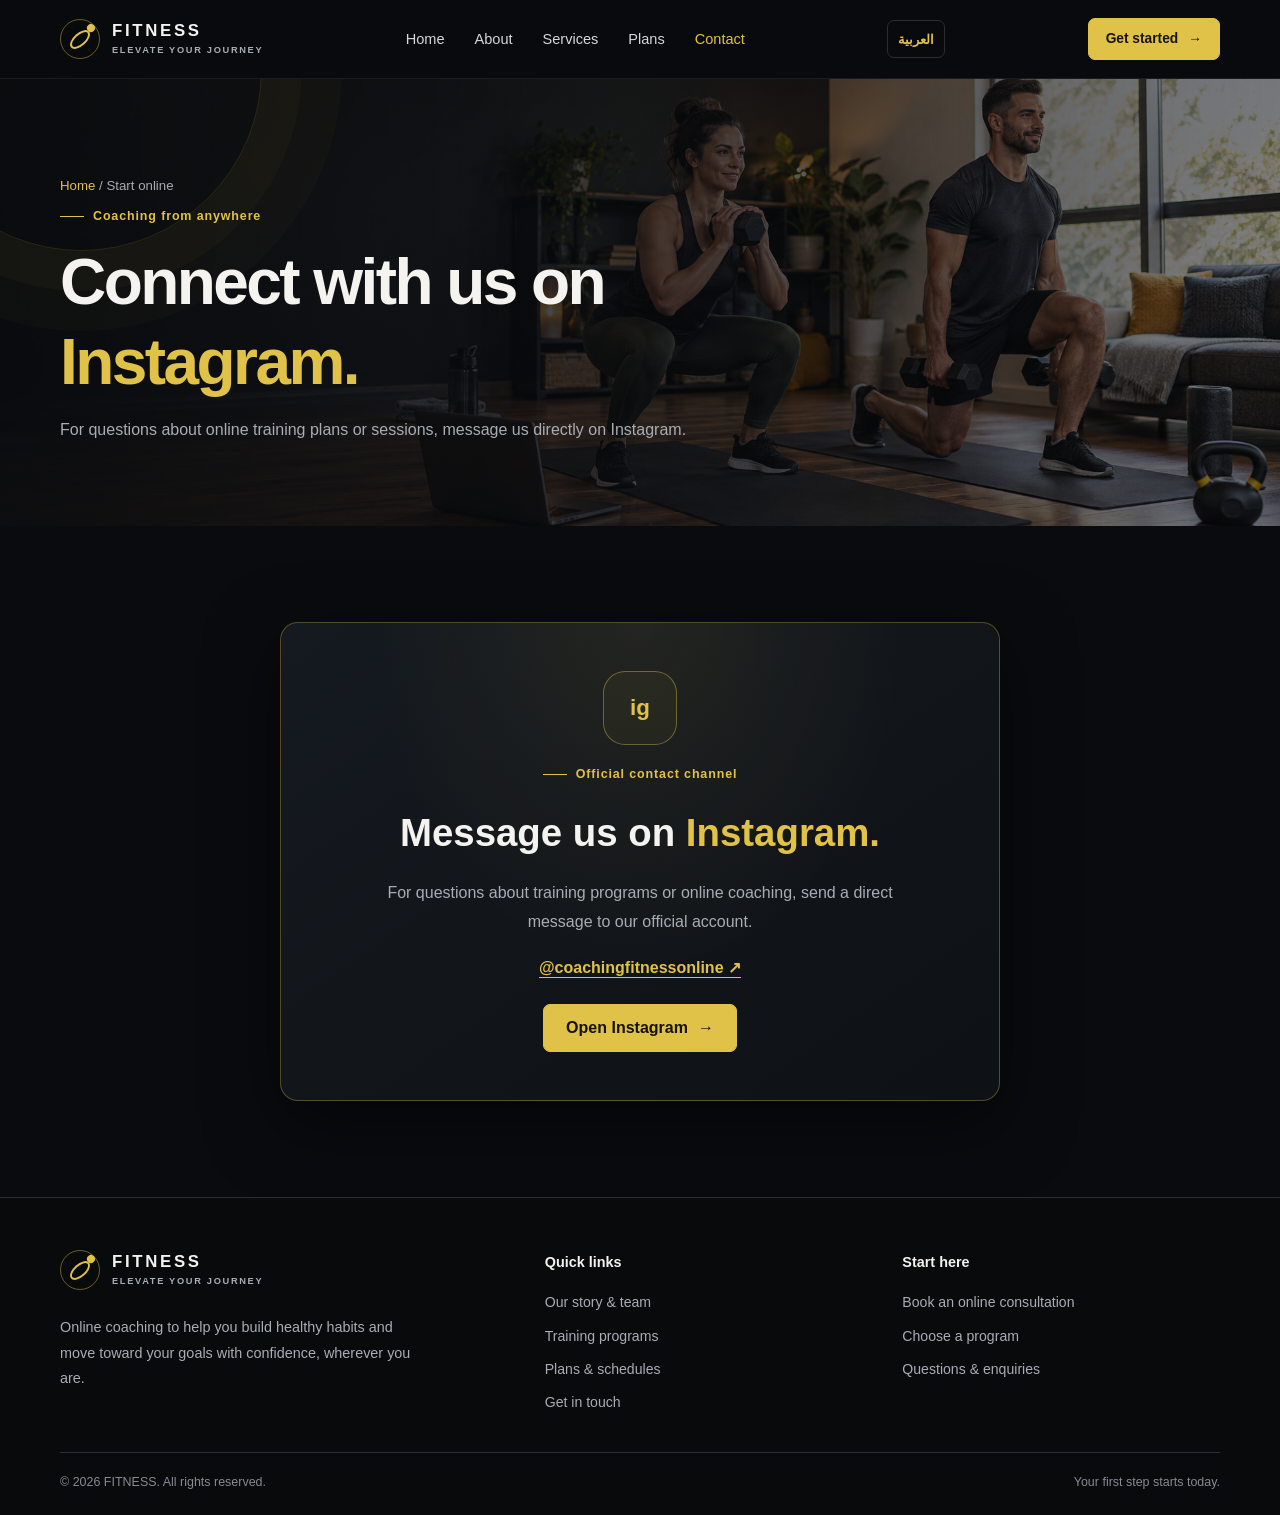
<file: en/contact.html>
<!doctype html>
<html lang="en" dir="ltr">
<head><meta charset="utf-8"><meta name="viewport" content="width=device-width, initial-scale=1"><meta name="theme-color" content="#090b0e"><meta name="description" content="Start online coaching with FITNESS. Ask about training plans, video sessions and remote check-ins."><title>Start online coaching | FITNESS</title><link rel="icon" href="../assets/favicon.svg" type="image/svg+xml"><link rel="stylesheet" href="../styles.css"><script src="../script.js" defer></script></head>
<body>
  <a class="skip-link" href="#main">Skip to content</a>
  <header class="topbar"><div class="container nav-wrap">
    <a class="brand" href="index.html" aria-label="FITNESS — Home"><span class="brand-mark" aria-hidden="true"></span><span class="brand-word">FITNESS<small>ELEVATE YOUR JOURNEY</small></span></a>
    <button class="menu-toggle" type="button" aria-label="Open menu" aria-expanded="false" aria-controls="main-nav"><span></span><span></span><span></span></button>
    <nav class="nav-links" id="main-nav" aria-label="Main navigation"><a href="index.html">Home</a><a href="about.html">About</a><a href="services.html">Services</a><a href="plans.html">Plans</a><a href="contact.html" aria-current="page">Contact</a><a class="mobile-cta" href="contact.html">Start your journey →</a></nav>
    <a class="language-switch" href="../contact.html" lang="ar" hreflang="ar" aria-label="Switch to Arabic">العربية</a><a class="nav-cta" href="contact.html">Get started <span aria-hidden="true">→</span></a>
  </div></header>
  <main id="main">
    <section class="page-hero"><div class="container"><div class="page-title"><div class="breadcrumbs"><a href="index.html">Home</a> / Start online</div><span class="eyebrow">Coaching from anywhere</span><h1>Connect with us on <span class="accent">Instagram.</span></h1><p class="muted">For questions about online training plans or sessions, message us directly on Instagram.</p></div></div></section>
    <section class="section"><div class="container"><article class="instagram-contact-card"><span class="instagram-glyph" aria-hidden="true">ig</span><span class="eyebrow">Official contact channel</span><h2>Message us on <span class="accent">Instagram.</span></h2><p>For questions about training programs or online coaching, send a direct message to our official account.</p><a class="instagram-handle" href="https://www.instagram.com/coachingfitnessonline/" target="_blank" rel="noopener noreferrer">@coachingfitnessonline ↗</a><a class="button" href="https://www.instagram.com/coachingfitnessonline/" target="_blank" rel="noopener noreferrer">Open Instagram <span aria-hidden="true">→</span></a></article></div></section>
  </main>
  <footer class="footer"><div class="container"><div class="footer-main"><div class="footer-about"><a class="brand" href="index.html"><span class="brand-mark" aria-hidden="true"></span><span class="brand-word">FITNESS<small>ELEVATE YOUR JOURNEY</small></span></a><p>Online coaching to help you build healthy habits and move toward your goals with confidence, wherever you are.</p></div><div><h3>Quick links</h3><div class="footer-links"><a href="about.html">Our story &amp; team</a><a href="services.html">Training programs</a><a href="plans.html">Plans &amp; schedules</a><a href="contact.html">Get in touch</a></div></div><div><h3>Start here</h3><div class="footer-links"><a href="contact.html">Book an online consultation</a><a href="services.html">Choose a program</a><a href="contact.html">Questions &amp; enquiries</a></div></div></div><div class="footer-bottom"><span>© <span data-year></span> FITNESS. All rights reserved.</span><span>Your first step starts today.</span></div></div></footer>
</body></html>
</file>
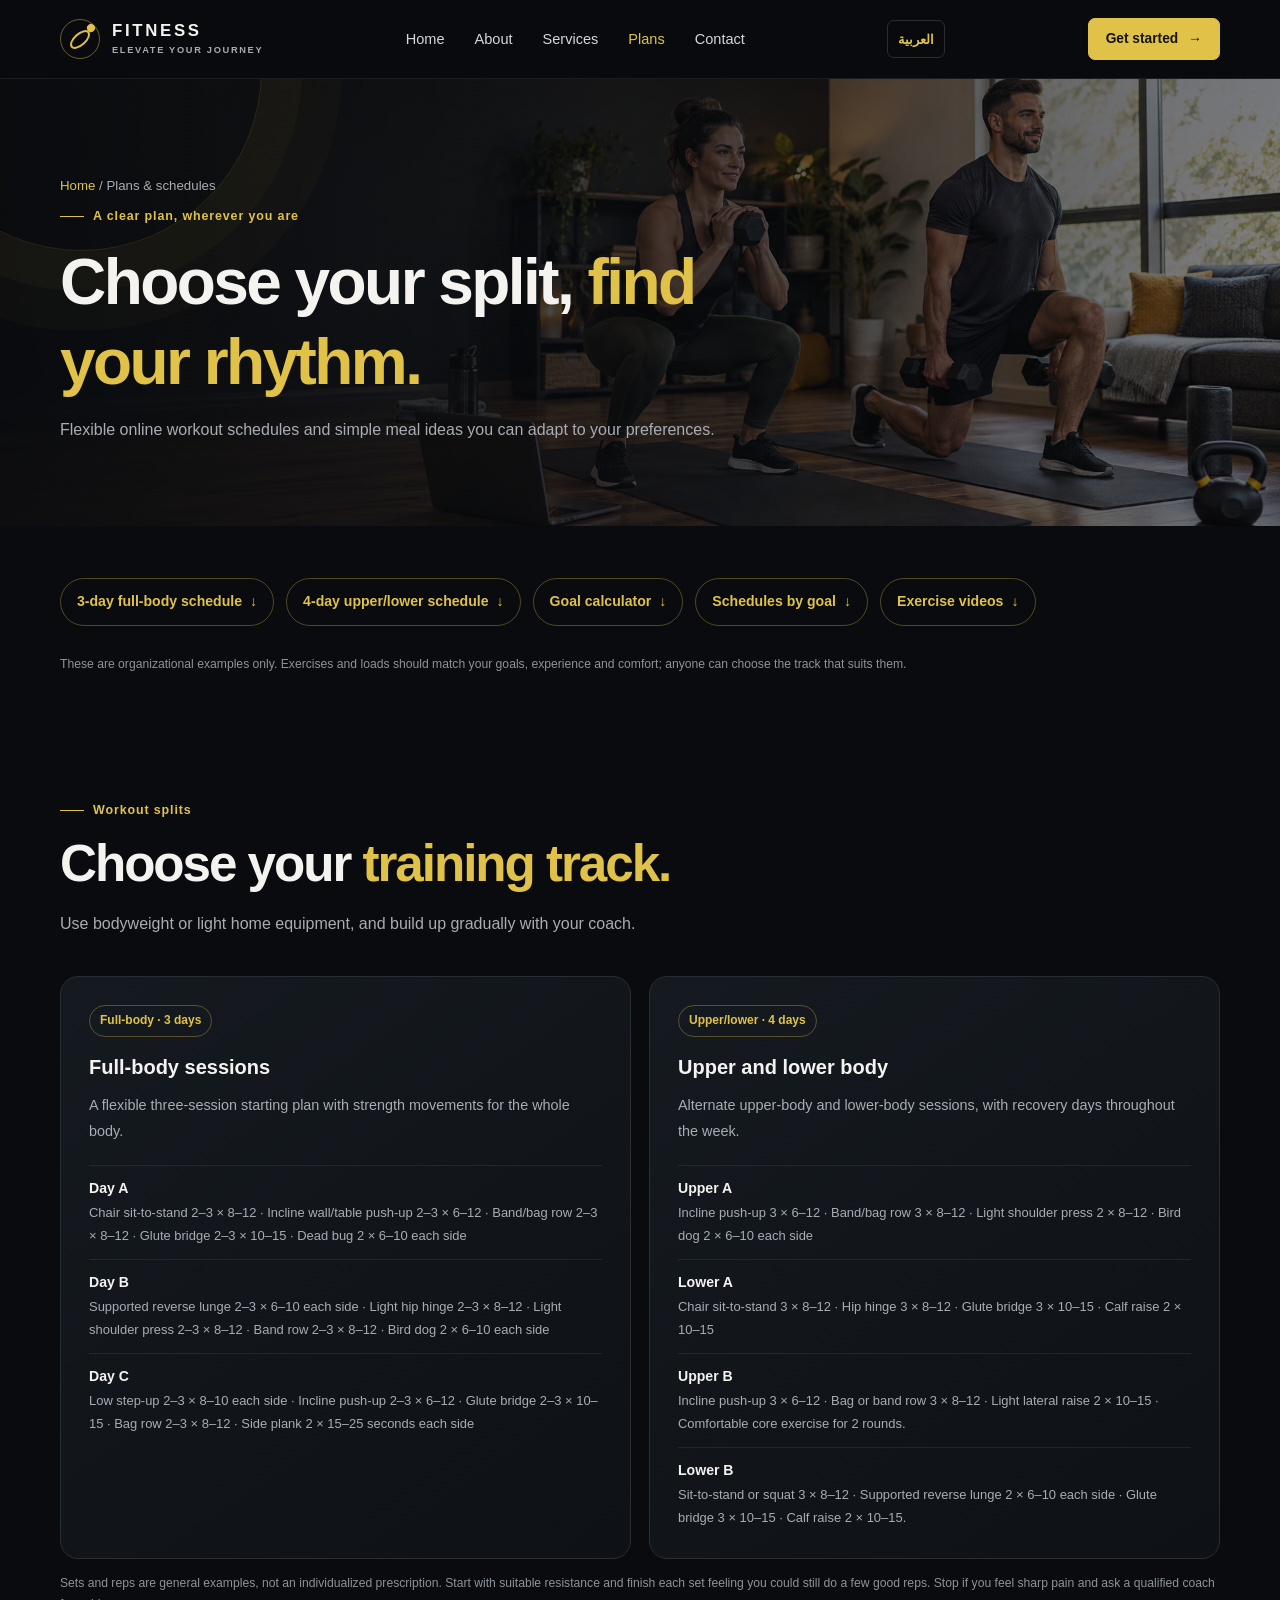
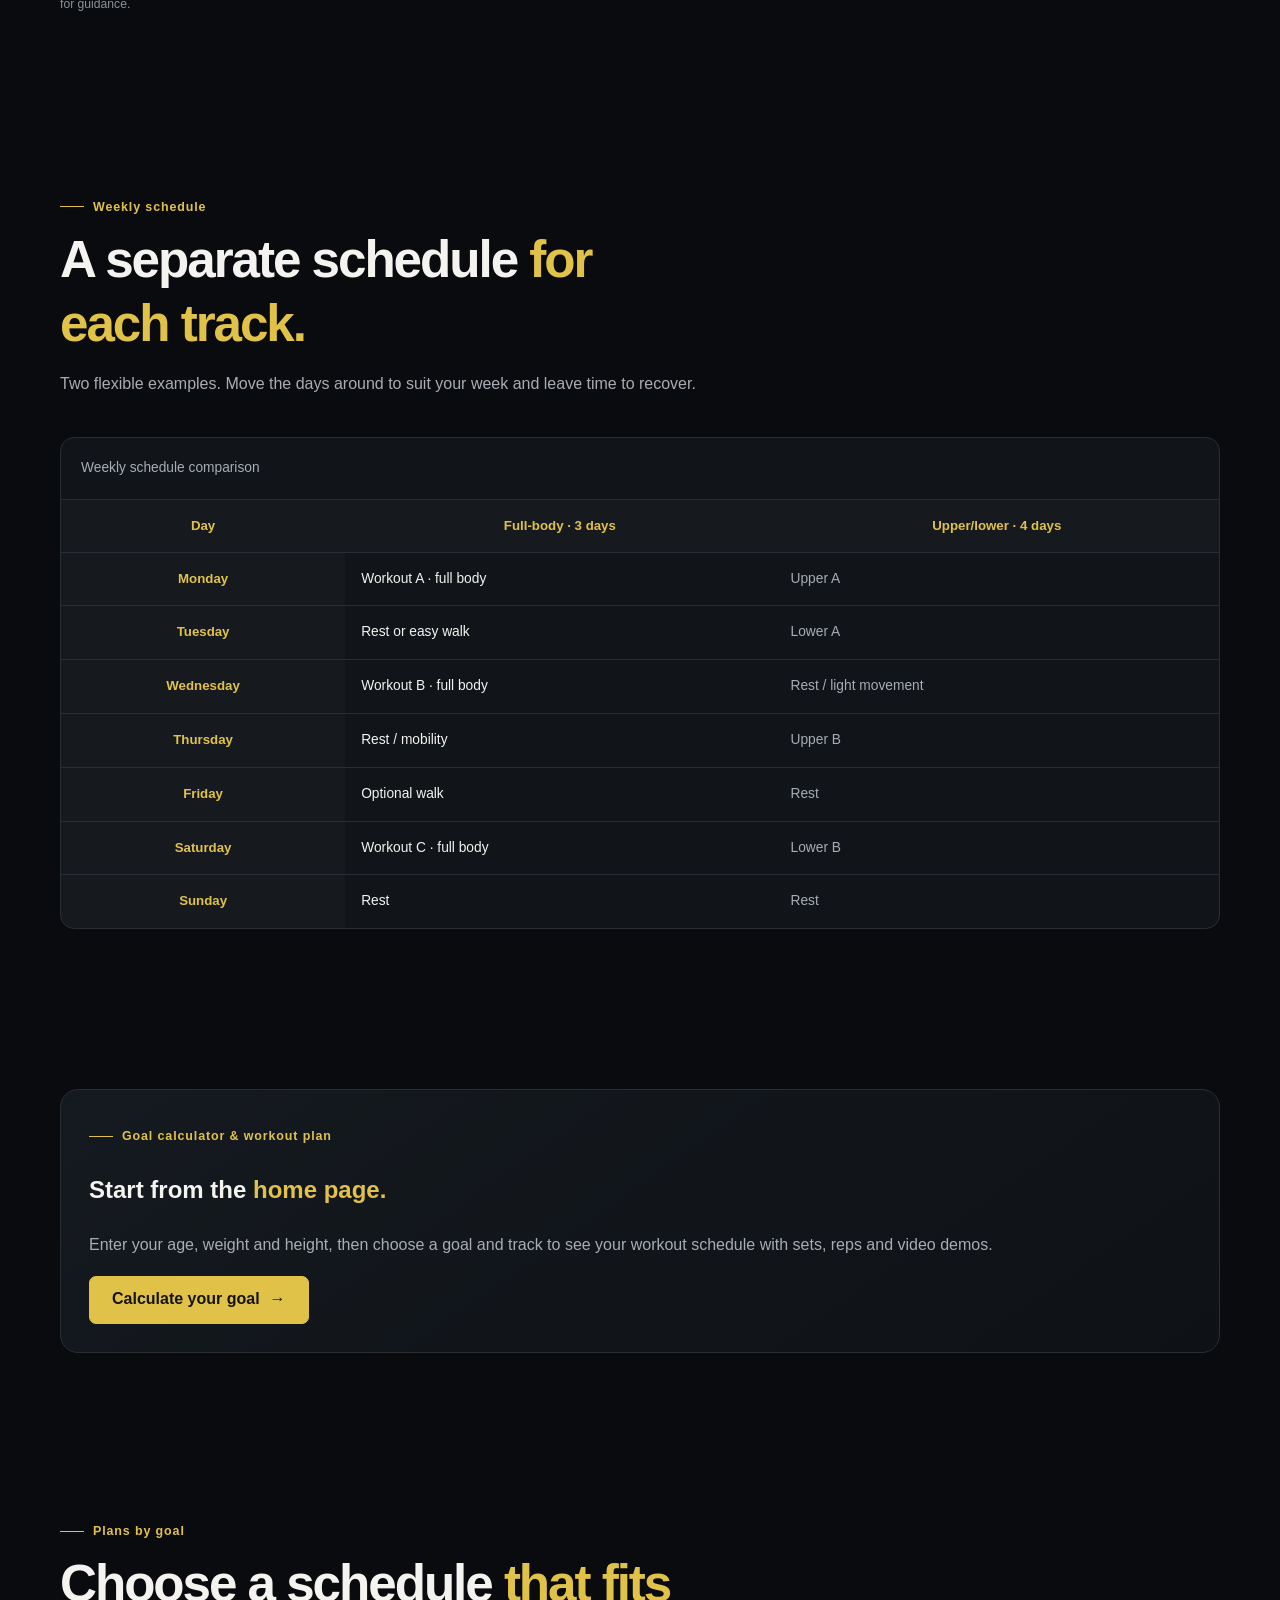
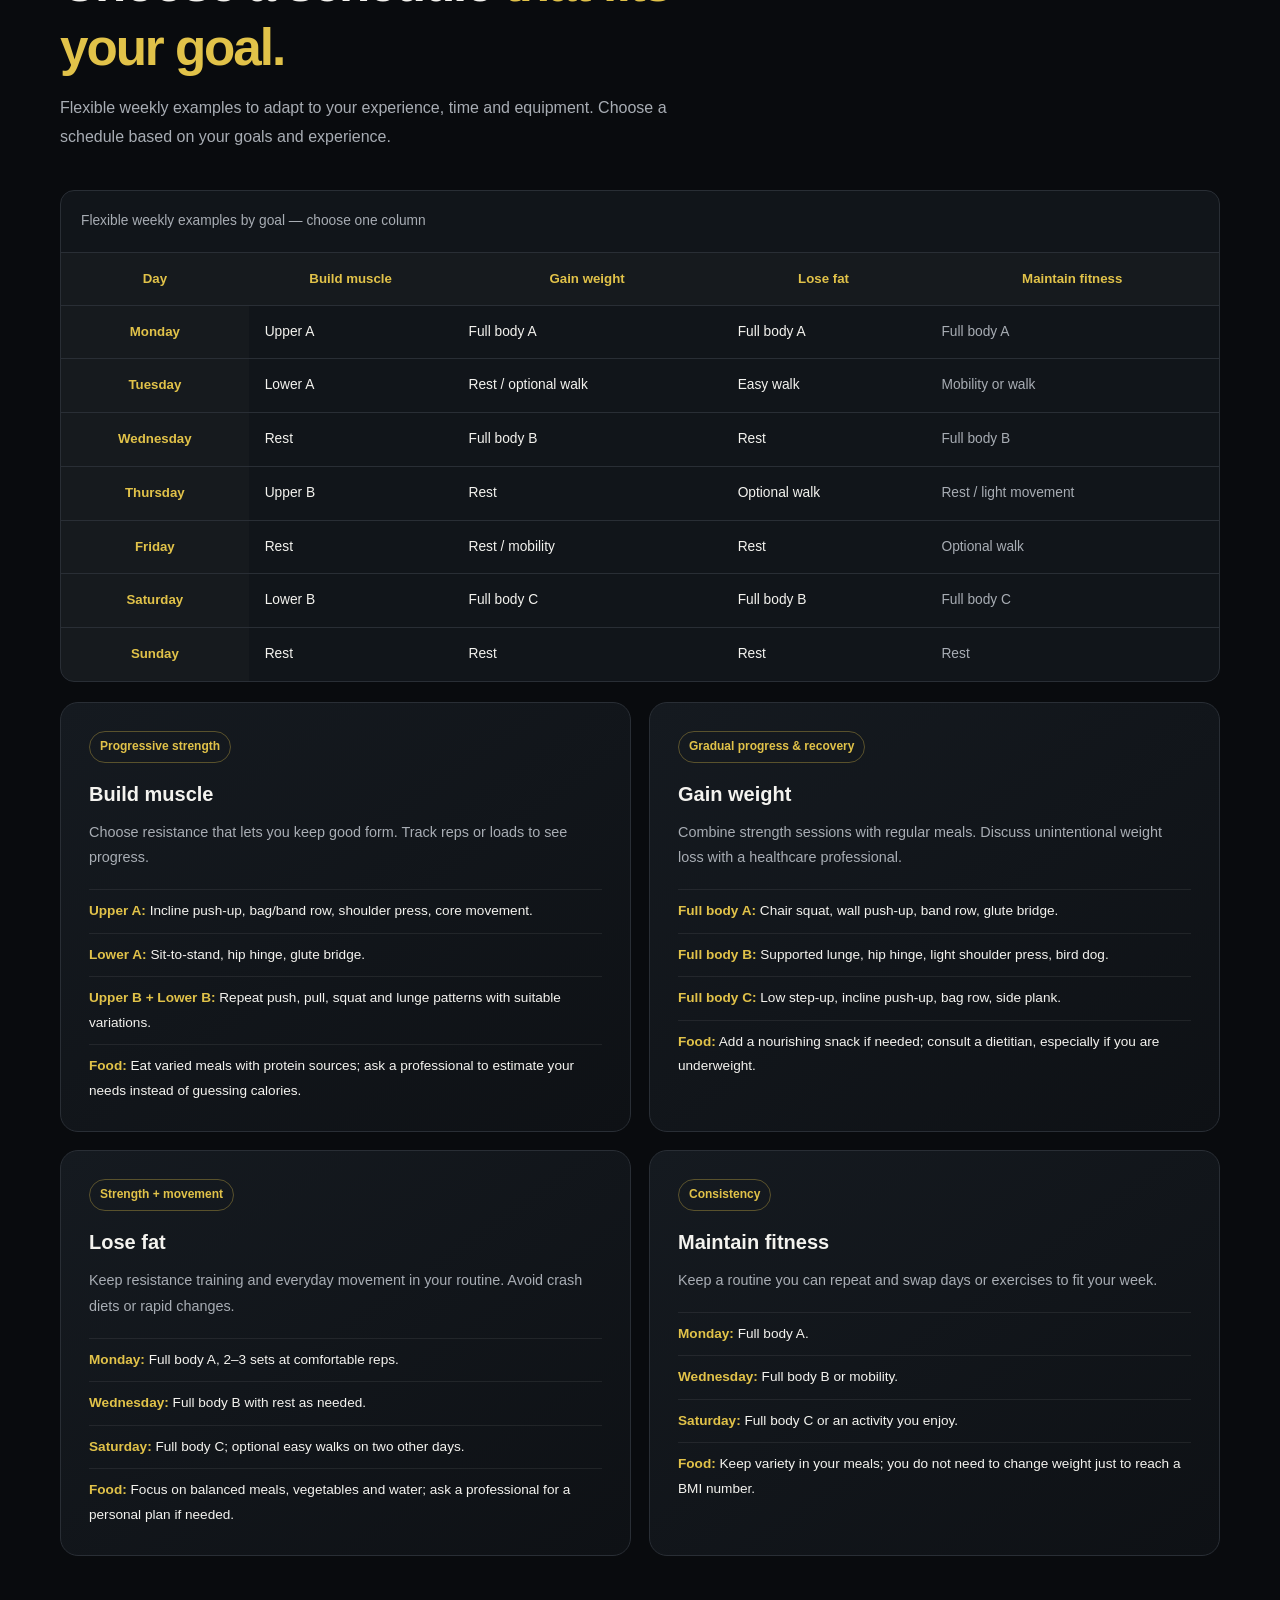
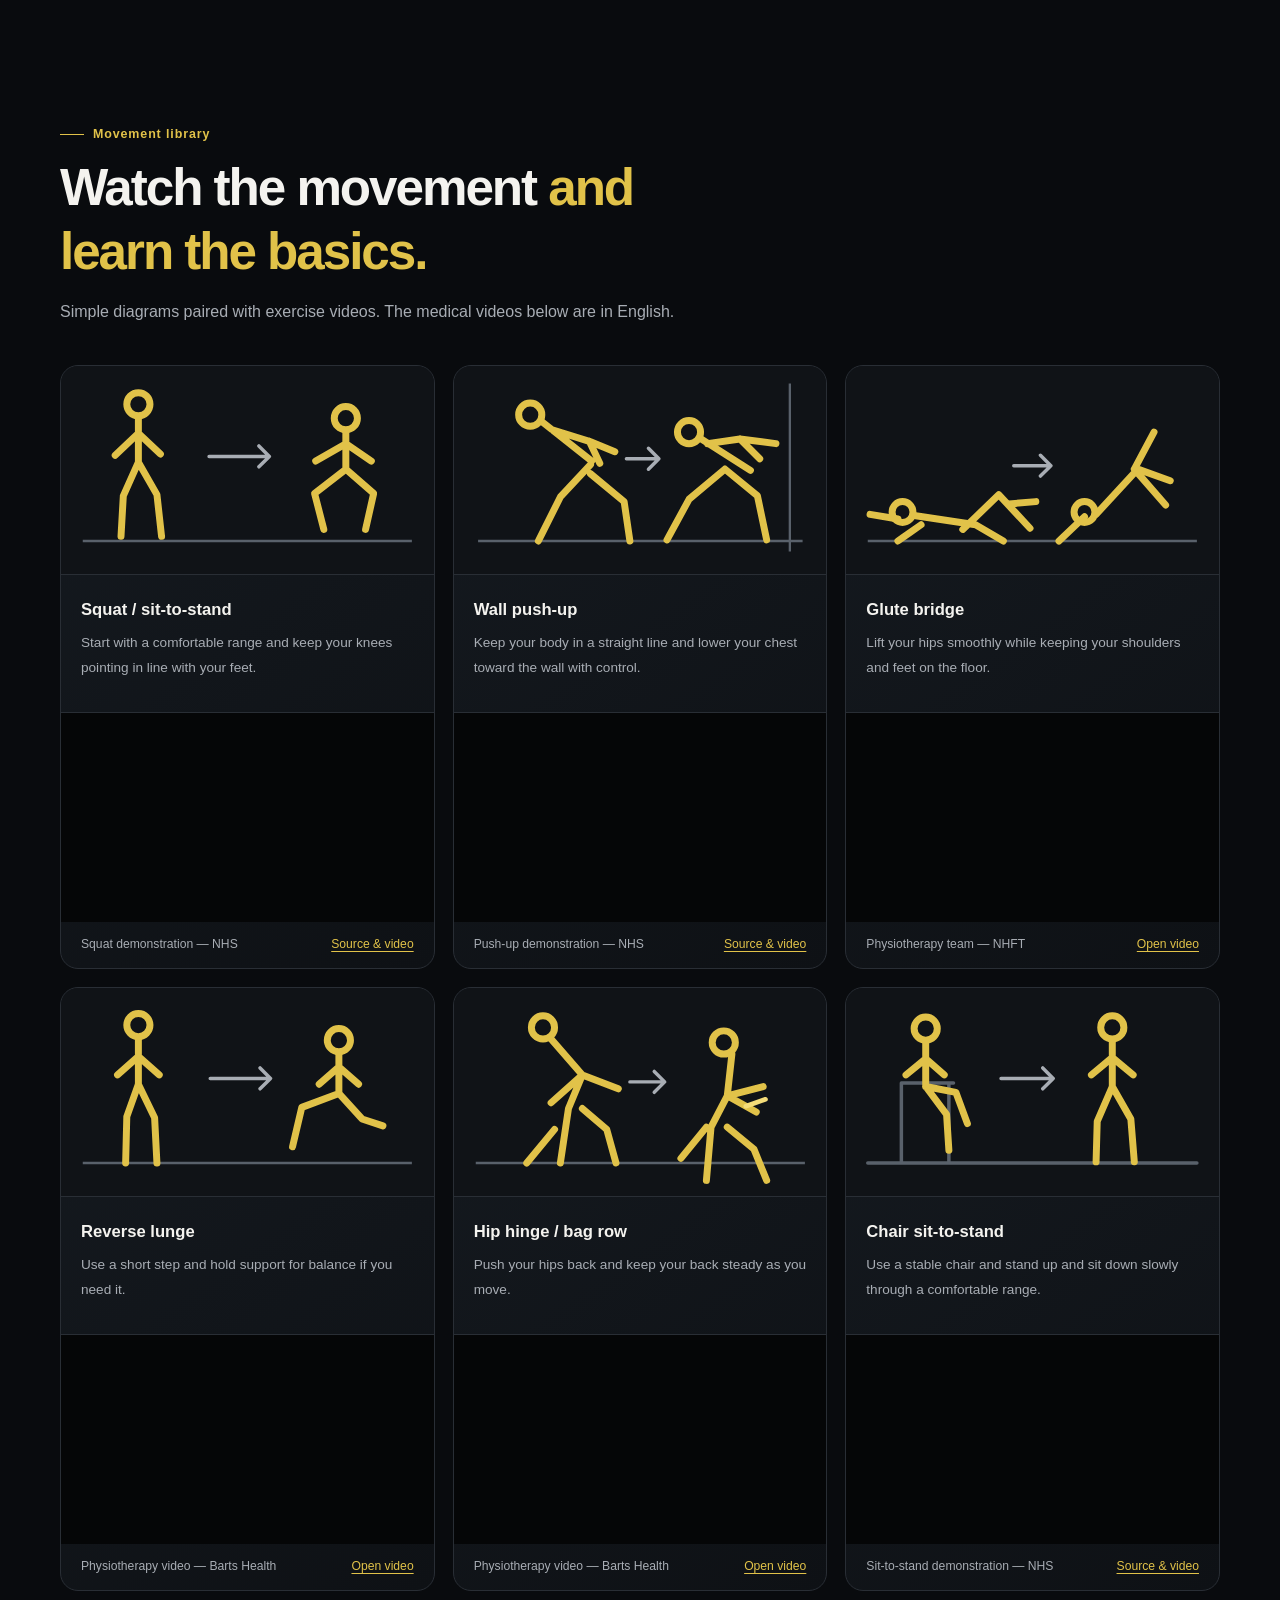
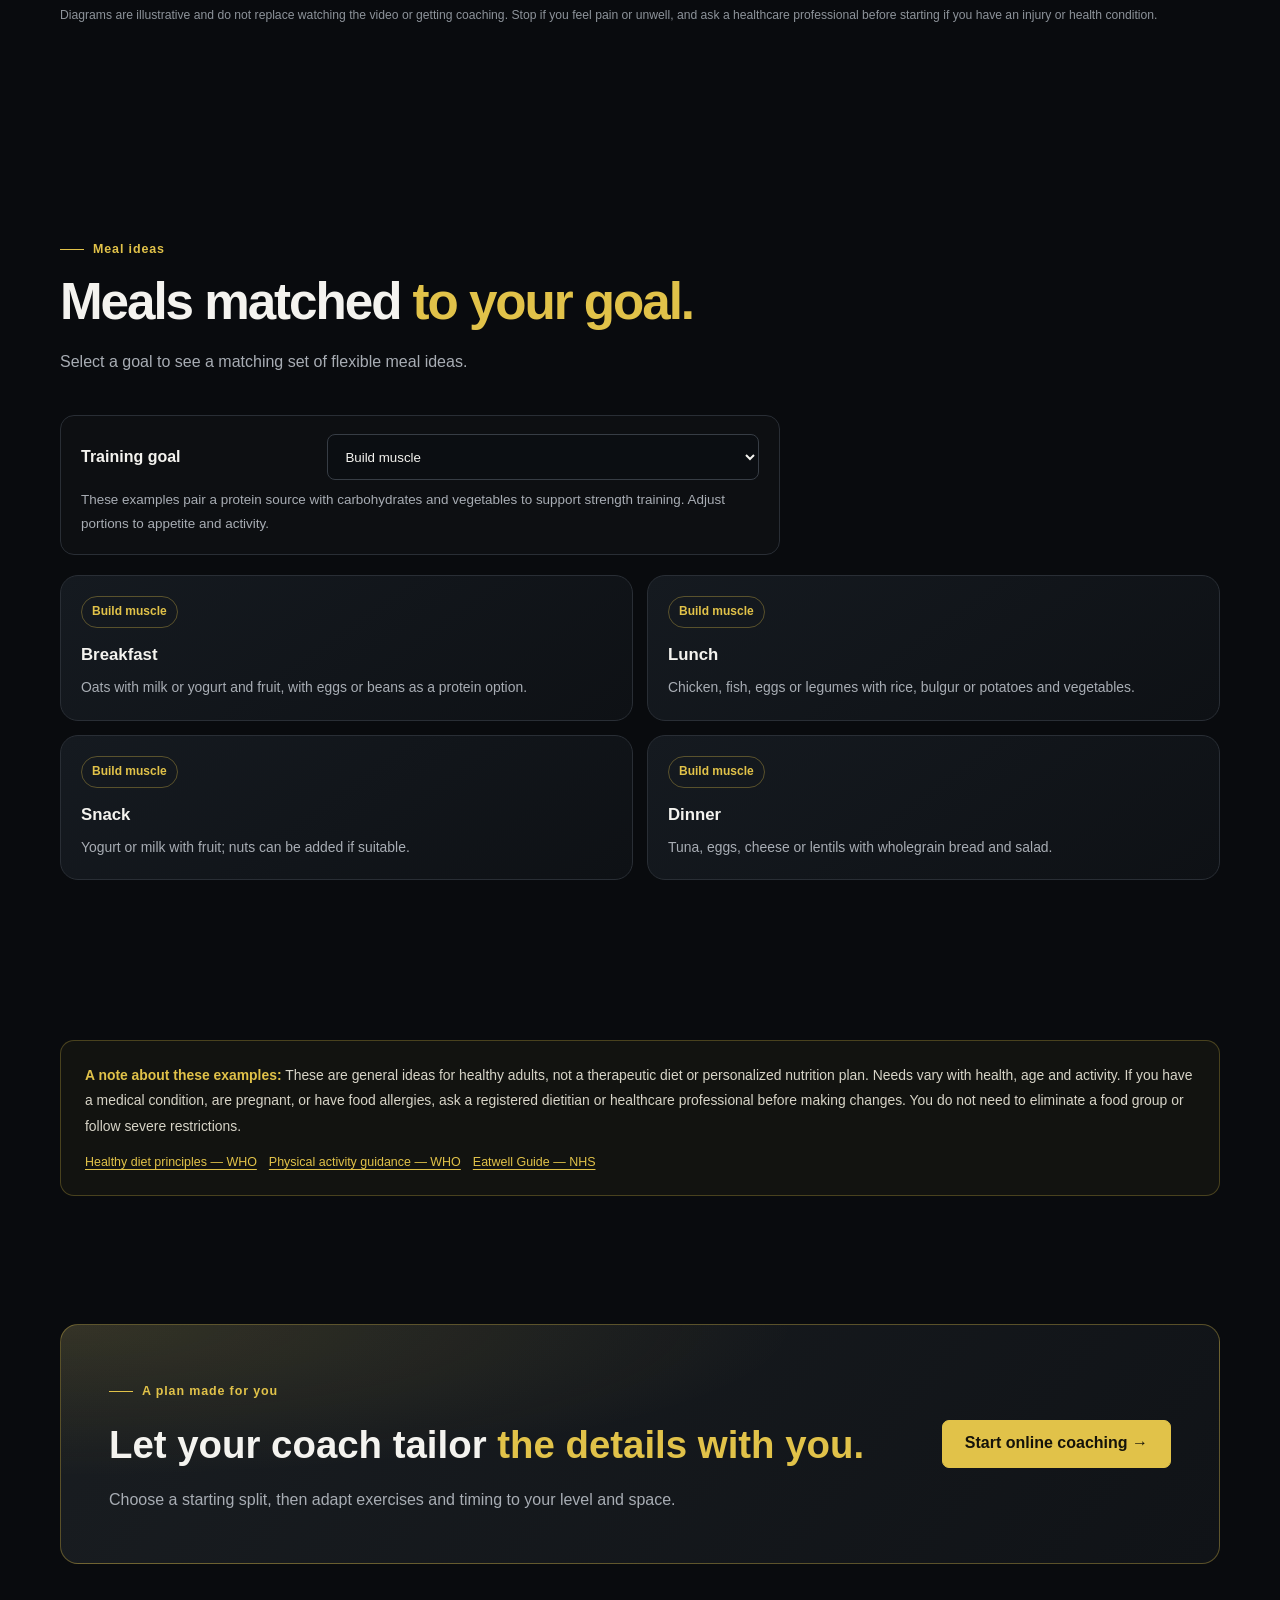
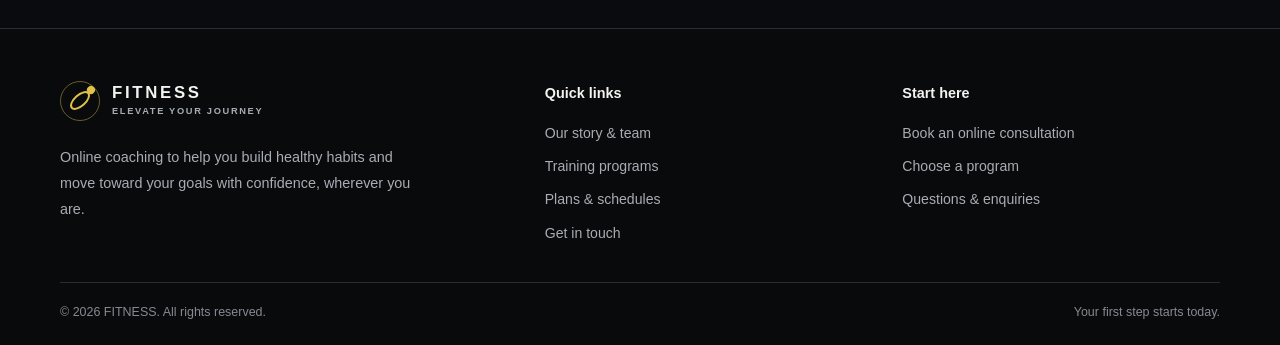
<file: en/plans.html>
<!doctype html>
<html lang="en" dir="ltr">
<head><meta charset="utf-8"><meta name="viewport" content="width=device-width, initial-scale=1"><meta name="theme-color" content="#090b0e"><meta name="description" content="Flexible online workout splits, weekly schedules and balanced meal ideas from FITNESS."><title>Workout plans &amp; meal ideas | FITNESS</title><link rel="icon" href="../assets/favicon.svg" type="image/svg+xml"><link rel="stylesheet" href="../styles.css"><script src="../script.js" defer></script></head>
<body>
  <a class="skip-link" href="#main">Skip to content</a>
  <header class="topbar"><div class="container nav-wrap">
    <a class="brand" href="index.html" aria-label="FITNESS — Home"><span class="brand-mark" aria-hidden="true"></span><span class="brand-word">FITNESS<small>ELEVATE YOUR JOURNEY</small></span></a>
    <button class="menu-toggle" type="button" aria-label="Open menu" aria-expanded="false" aria-controls="main-nav"><span></span><span></span><span></span></button>
    <nav class="nav-links" id="main-nav" aria-label="Main navigation"><a href="index.html">Home</a><a href="about.html">About</a><a href="services.html">Services</a><a href="plans.html" aria-current="page">Plans</a><a href="contact.html">Contact</a><a class="mobile-cta" href="contact.html">Start your journey →</a></nav>
    <a class="language-switch" href="../plans.html" lang="ar" hreflang="ar" aria-label="Switch to Arabic">العربية</a><a class="nav-cta" href="contact.html">Get started <span aria-hidden="true">→</span></a>
  </div></header>
  <main id="main">
    <section class="page-hero"><div class="container"><div class="page-title"><div class="breadcrumbs"><a href="index.html">Home</a> / Plans &amp; schedules</div><span class="eyebrow">A clear plan, wherever you are</span><h1>Choose your split, <span class="accent">find your rhythm.</span></h1><p class="muted">Flexible online workout schedules and simple meal ideas you can adapt to your preferences.</p></div></div></section>
    <section class="section section-sm"><div class="container"><nav class="track-nav" aria-label="Plans quick links"><a href="#full-body-track">3-day full-body schedule <span aria-hidden="true">↓</span></a><a href="#upper-lower-track">4-day upper/lower schedule <span aria-hidden="true">↓</span></a><a href="#goal-calculator">Goal calculator <span aria-hidden="true">↓</span></a><a href="#goal-plans">Schedules by goal <span aria-hidden="true">↓</span></a><a href="#exercise-library">Exercise videos <span aria-hidden="true">↓</span></a></nav><p class="form-note">These are organizational examples only. Exercises and loads should match your goals, experience and comfort; anyone can choose the track that suits them.</p></div></section>
    <section class="section track-start"><div class="container"><div class="section-heading reveal"><span class="eyebrow">Workout splits</span><h2>Choose your <span class="accent">training track.</span></h2><p>Use bodyweight or light home equipment, and build up gradually with your coach.</p></div>
      <div class="plans-grid">
        <article class="plan-card reveal" id="full-body-track"><span class="plan-tag">Full-body · 3 days</span><h2>Full-body sessions</h2><p>A flexible three-session starting plan with strength movements for the whole body.</p><ul class="exercise-list">
          <li><strong>Day A</strong><span>Chair sit-to-stand 2–3 × 8–12 · Incline wall/table push-up 2–3 × 6–12 · Band/bag row 2–3 × 8–12 · Glute bridge 2–3 × 10–15 · Dead bug 2 × 6–10 each side</span></li>
          <li><strong>Day B</strong><span>Supported reverse lunge 2–3 × 6–10 each side · Light hip hinge 2–3 × 8–12 · Light shoulder press 2–3 × 8–12 · Band row 2–3 × 8–12 · Bird dog 2 × 6–10 each side</span></li>
          <li><strong>Day C</strong><span>Low step-up 2–3 × 8–10 each side · Incline push-up 2–3 × 6–12 · Glute bridge 2–3 × 10–15 · Bag row 2–3 × 8–12 · Side plank 2 × 15–25 seconds each side</span></li>
        </ul></article>
        <article class="plan-card reveal" id="upper-lower-track"><span class="plan-tag">Upper/lower · 4 days</span><h2>Upper and lower body</h2><p>Alternate upper-body and lower-body sessions, with recovery days throughout the week.</p><ul class="exercise-list">
          <li><strong>Upper A</strong><span>Incline push-up 3 × 6–12 · Band/bag row 3 × 8–12 · Light shoulder press 2 × 8–12 · Bird dog 2 × 6–10 each side</span></li>
          <li><strong>Lower A</strong><span>Chair sit-to-stand 3 × 8–12 · Hip hinge 3 × 8–12 · Glute bridge 3 × 10–15 · Calf raise 2 × 10–15</span></li>
          <li><strong>Upper B</strong><span>Incline push-up 3 × 6–12 · Bag or band row 3 × 8–12 · Light lateral raise 2 × 10–15 · Comfortable core exercise for 2 rounds.</span></li>
          <li><strong>Lower B</strong><span>Sit-to-stand or squat 3 × 8–12 · Supported reverse lunge 2 × 6–10 each side · Glute bridge 3 × 10–15 · Calf raise 2 × 10–15.</span></li>
        </ul></article>
      </div>
      <p class="form-note">Sets and reps are general examples, not an individualized prescription. Start with suitable resistance and finish each set feeling you could still do a few good reps. Stop if you feel sharp pain and ask a qualified coach for guidance.</p>
    </div></section>
    <section class="section section-sm"><div class="container"><div class="section-heading reveal"><span class="eyebrow">Weekly schedule</span><h2>A separate schedule <span class="accent">for each track.</span></h2><p>Two flexible examples. Move the days around to suit your week and leave time to recover.</p></div><div class="schedule-wrap reveal"><table class="schedule-table gender-schedule"><caption>Weekly schedule comparison</caption><thead><tr><th scope="col">Day</th><th scope="col">Full-body · 3 days</th><th scope="col">Upper/lower · 4 days</th></tr></thead><tbody>
        <tr><th scope="row">Monday</th><td>Workout A · full body</td><td>Upper A</td></tr><tr><th scope="row">Tuesday</th><td>Rest or easy walk</td><td>Lower A</td></tr><tr><th scope="row">Wednesday</th><td>Workout B · full body</td><td>Rest / light movement</td></tr><tr><th scope="row">Thursday</th><td>Rest / mobility</td><td>Upper B</td></tr><tr><th scope="row">Friday</th><td>Optional walk</td><td>Rest</td></tr><tr><th scope="row">Saturday</th><td>Workout C · full body</td><td>Lower B</td></tr><tr><th scope="row">Sunday</th><td>Rest</td><td>Rest</td></tr>
      </tbody></table></div></div></section>
    <section class="section" id="goal-calculator"><div class="container"><div class="calculator-intro goal-calculator-cta"><span class="eyebrow">Goal calculator &amp; workout plan</span><h2>Start from the <span class="accent">home page.</span></h2><p>Enter your age, weight and height, then choose a goal and track to see your workout schedule with sets, reps and video demos.</p><a class="button" href="../index.html#goal-planner">Calculate your goal <span aria-hidden="true">→</span></a></div></div></section>
    <section class="section section-sm" id="goal-plans"><div class="container"><div class="section-heading reveal"><span class="eyebrow">Plans by goal</span><h2>Choose a schedule <span class="accent">that fits your goal.</span></h2><p>Flexible weekly examples to adapt to your experience, time and equipment. Choose a schedule based on your goals and experience.</p></div><div class="schedule-wrap reveal"><table class="schedule-table goal-schedule"><caption>Flexible weekly examples by goal — choose one column</caption><thead><tr><th scope="col">Day</th><th scope="col">Build muscle</th><th scope="col">Gain weight</th><th scope="col">Lose fat</th><th scope="col">Maintain fitness</th></tr></thead><tbody>
      <tr><th scope="row">Monday</th><td>Upper A</td><td>Full body A</td><td>Full body A</td><td>Full body A</td></tr><tr><th scope="row">Tuesday</th><td>Lower A</td><td>Rest / optional walk</td><td>Easy walk</td><td>Mobility or walk</td></tr><tr><th scope="row">Wednesday</th><td>Rest</td><td>Full body B</td><td>Rest</td><td>Full body B</td></tr><tr><th scope="row">Thursday</th><td>Upper B</td><td>Rest</td><td>Optional walk</td><td>Rest / light movement</td></tr><tr><th scope="row">Friday</th><td>Rest</td><td>Rest / mobility</td><td>Rest</td><td>Optional walk</td></tr><tr><th scope="row">Saturday</th><td>Lower B</td><td>Full body C</td><td>Full body B</td><td>Full body C</td></tr><tr><th scope="row">Sunday</th><td>Rest</td><td>Rest</td><td>Rest</td><td>Rest</td></tr>
    </tbody></table></div><div class="goals-grid" style="margin-top:20px">
      <article class="goal-card reveal"><span class="plan-tag">Progressive strength</span><h3>Build muscle</h3><p>Choose resistance that lets you keep good form. Track reps or loads to see progress.</p><ul class="goal-days"><li><strong>Upper A:</strong> Incline push-up, bag/band row, shoulder press, core movement.</li><li><strong>Lower A:</strong> Sit-to-stand, hip hinge, glute bridge.</li><li><strong>Upper B + Lower B:</strong> Repeat push, pull, squat and lunge patterns with suitable variations.</li><li><strong>Food:</strong> Eat varied meals with protein sources; ask a professional to estimate your needs instead of guessing calories.</li></ul></article>
      <article class="goal-card reveal"><span class="plan-tag">Gradual progress &amp; recovery</span><h3>Gain weight</h3><p>Combine strength sessions with regular meals. Discuss unintentional weight loss with a healthcare professional.</p><ul class="goal-days"><li><strong>Full body A:</strong> Chair squat, wall push-up, band row, glute bridge.</li><li><strong>Full body B:</strong> Supported lunge, hip hinge, light shoulder press, bird dog.</li><li><strong>Full body C:</strong> Low step-up, incline push-up, bag row, side plank.</li><li><strong>Food:</strong> Add a nourishing snack if needed; consult a dietitian, especially if you are underweight.</li></ul></article>
      <article class="goal-card reveal"><span class="plan-tag">Strength + movement</span><h3>Lose fat</h3><p>Keep resistance training and everyday movement in your routine. Avoid crash diets or rapid changes.</p><ul class="goal-days"><li><strong>Monday:</strong> Full body A, 2–3 sets at comfortable reps.</li><li><strong>Wednesday:</strong> Full body B with rest as needed.</li><li><strong>Saturday:</strong> Full body C; optional easy walks on two other days.</li><li><strong>Food:</strong> Focus on balanced meals, vegetables and water; ask a professional for a personal plan if needed.</li></ul></article>
      <article class="goal-card reveal"><span class="plan-tag">Consistency</span><h3>Maintain fitness</h3><p>Keep a routine you can repeat and swap days or exercises to fit your week.</p><ul class="goal-days"><li><strong>Monday:</strong> Full body A.</li><li><strong>Wednesday:</strong> Full body B or mobility.</li><li><strong>Saturday:</strong> Full body C or an activity you enjoy.</li><li><strong>Food:</strong> Keep variety in your meals; you do not need to change weight just to reach a BMI number.</li></ul></article>
    </div></div></section>
    <section class="section" id="exercise-library"><div class="container"><div class="section-heading reveal"><span class="eyebrow">Movement library</span><h2>Watch the movement <span class="accent">and learn the basics.</span></h2><p>Simple diagrams paired with exercise videos. The medical videos below are in English.</p></div><div class="exercise-library">
      <article class="exercise-card reveal"><svg class="exercise-art" viewBox="0 0 320 180" role="img" aria-label="Illustration of a squat"><use href="../assets/exercise-illustrations.svg#squat"></use></svg><div class="exercise-card-body"><h3>Squat / sit-to-stand</h3><p>Start with a comfortable range and keep your knees pointing in line with your feet.</p></div><div class="video-frame"><iframe src="https://players.brightcove.net/79855382001/EkC1XU82e_default/index.html?videoId=1763919389001" title="NHS squat demonstration video" loading="lazy" allow="encrypted-media; picture-in-picture" allowfullscreen></iframe></div><div class="video-source"><span>Squat demonstration — NHS</span><a href="https://www.nhs.uk/live-well/exercise/strength-and-flex-exercise-plan-how-to-videos/" target="_blank" rel="noopener noreferrer">Source &amp; video</a></div></article>
      <article class="exercise-card reveal"><svg class="exercise-art" viewBox="0 0 320 180" role="img" aria-label="Illustration of a wall push-up"><use href="../assets/exercise-illustrations.svg#wall-pushup"></use></svg><div class="exercise-card-body"><h3>Wall push-up</h3><p>Keep your body in a straight line and lower your chest toward the wall with control.</p></div><div class="video-frame"><iframe src="https://players.brightcove.net/79855382001/EkC1XU82e_default/index.html?videoId=1763919379001" title="NHS wall push-up demonstration video" loading="lazy" allow="encrypted-media; picture-in-picture" allowfullscreen></iframe></div><div class="video-source"><span>Push-up demonstration — NHS</span><a href="https://www.nhs.uk/live-well/exercise/strength-and-flex-exercise-plan-how-to-videos/" target="_blank" rel="noopener noreferrer">Source &amp; video</a></div></article>
      <article class="exercise-card reveal"><svg class="exercise-art" viewBox="0 0 320 180" role="img" aria-label="Illustration of a glute bridge"><use href="../assets/exercise-illustrations.svg#bridge"></use></svg><div class="exercise-card-body"><h3>Glute bridge</h3><p>Lift your hips smoothly while keeping your shoulders and feet on the floor.</p></div><div class="video-frame"><iframe src="https://www.youtube-nocookie.com/embed/PPNCe7nX3Fc" title="Physiotherapy glute bridge demonstration video" loading="lazy" allow="accelerometer; encrypted-media; picture-in-picture; web-share" referrerpolicy="strict-origin-when-cross-origin" allowfullscreen></iframe></div><div class="video-source"><span>Physiotherapy team — NHFT</span><a href="https://www.youtube.com/watch?v=PPNCe7nX3Fc" target="_blank" rel="noopener noreferrer">Open video</a></div></article>
      <article class="exercise-card reveal"><svg class="exercise-art" viewBox="0 0 320 180" role="img" aria-label="Illustration of a reverse lunge"><use href="../assets/exercise-illustrations.svg#lunge"></use></svg><div class="exercise-card-body"><h3>Reverse lunge</h3><p>Use a short step and hold support for balance if you need it.</p></div><div class="video-frame"><iframe src="https://www.youtube-nocookie.com/embed/UVuoO1OtZCs" title="Physiotherapy lunge demonstration video" loading="lazy" allow="accelerometer; encrypted-media; picture-in-picture; web-share" referrerpolicy="strict-origin-when-cross-origin" allowfullscreen></iframe></div><div class="video-source"><span>Physiotherapy video — Barts Health</span><a href="https://www.youtube.com/watch?v=UVuoO1OtZCs" target="_blank" rel="noopener noreferrer">Open video</a></div></article>
      <article class="exercise-card reveal"><svg class="exercise-art" viewBox="0 0 320 180" role="img" aria-label="Illustration of a hip hinge and row"><use href="../assets/exercise-illustrations.svg#row"></use></svg><div class="exercise-card-body"><h3>Hip hinge / bag row</h3><p>Push your hips back and keep your back steady as you move.</p></div><div class="video-frame"><iframe src="https://www.youtube-nocookie.com/embed/1jjrOWwbCOo" title="Physiotherapy hip hinge and deadlift demonstration video" loading="lazy" allow="accelerometer; encrypted-media; picture-in-picture; web-share" referrerpolicy="strict-origin-when-cross-origin" allowfullscreen></iframe></div><div class="video-source"><span>Physiotherapy video — Barts Health</span><a href="https://www.youtube.com/watch?v=1jjrOWwbCOo" target="_blank" rel="noopener noreferrer">Open video</a></div></article>
      <article class="exercise-card reveal"><svg class="exercise-art" viewBox="0 0 320 180" role="img" aria-label="Illustration of a chair sit-to-stand"><use href="../assets/exercise-illustrations.svg#sit-to-stand"></use></svg><div class="exercise-card-body"><h3>Chair sit-to-stand</h3><p>Use a stable chair and stand up and sit down slowly through a comfortable range.</p></div><div class="video-frame"><iframe src="https://players.brightcove.net/79855382001/EkC1XU82e_default/index.html?videoId=1763916272001" title="NHS chair sit-to-stand demonstration video" loading="lazy" allow="encrypted-media; picture-in-picture" allowfullscreen></iframe></div><div class="video-source"><span>Sit-to-stand demonstration — NHS</span><a href="https://www.nhs.uk/live-well/exercise/strength-and-flex-exercise-plan-how-to-videos/" target="_blank" rel="noopener noreferrer">Source &amp; video</a></div></article>
    </div><p class="form-note">Diagrams are illustrative and do not replace watching the video or getting coaching. Stop if you feel pain or unwell, and ask a healthcare professional before starting if you have an injury or health condition.</p></div></section>
    <section class="section" id="nutrition"><div class="container"><div class="section-heading reveal"><span class="eyebrow">Meal ideas</span><h2>Meals matched <span class="accent">to your goal.</span></h2><p>Select a goal to see a matching set of flexible meal ideas.</p></div><div class="nutrition-goal-picker"><label for="nutrition-goal">Training goal</label><select id="nutrition-goal"><option value="muscle">Build muscle</option><option value="gain">Gain weight</option><option value="fat-loss">Lose fat</option><option value="maintain">Maintain fitness</option></select><p id="nutrition-goal-note" aria-live="polite"></p></div><div class="personal-meals-grid" id="goal-meal-cards" aria-live="polite"></div></div></section>
    <section class="section section-sm"><div class="container"><div class="nutrition-disclaimer reveal"><strong>A note about these examples:</strong> These are general ideas for healthy adults, not a therapeutic diet or personalized nutrition plan. Needs vary with health, age and activity. If you have a medical condition, are pregnant, or have food allergies, ask a registered dietitian or healthcare professional before making changes. You do not need to eliminate a food group or follow severe restrictions.<div class="source-links"><a href="https://www.who.int/news-room/fact-sheets/detail/healthy-diet" target="_blank" rel="noopener noreferrer">Healthy diet principles — WHO</a><a href="https://www.who.int/initiatives/behealthy/physical-activity" target="_blank" rel="noopener noreferrer">Physical activity guidance — WHO</a><a href="https://www.nhs.uk/live-well/eat-well/food-guidelines-and-food-labels/the-eatwell-guide/" target="_blank" rel="noopener noreferrer">Eatwell Guide — NHS</a></div></div></section>
    <section class="section section-sm"><div class="container"><div class="cta-band reveal"><div><span class="eyebrow">A plan made for you</span><h2>Let your coach tailor <span class="accent">the details with you.</span></h2><p>Choose a starting split, then adapt exercises and timing to your level and space.</p></div><a class="button" href="contact.html">Start online coaching →</a></div></div></section>
  </main>
  <footer class="footer"><div class="container"><div class="footer-main"><div class="footer-about"><a class="brand" href="index.html"><span class="brand-mark" aria-hidden="true"></span><span class="brand-word">FITNESS<small>ELEVATE YOUR JOURNEY</small></span></a><p>Online coaching to help you build healthy habits and move toward your goals with confidence, wherever you are.</p></div><div><h3>Quick links</h3><div class="footer-links"><a href="about.html">Our story &amp; team</a><a href="services.html">Training programs</a><a href="plans.html">Plans &amp; schedules</a><a href="contact.html">Get in touch</a></div></div><div><h3>Start here</h3><div class="footer-links"><a href="contact.html">Book an online consultation</a><a href="services.html">Choose a program</a><a href="contact.html">Questions &amp; enquiries</a></div></div></div><div class="footer-bottom"><span>© <span data-year></span> FITNESS. All rights reserved.</span><span>Your first step starts today.</span></div></div></footer>
</body></html>
</file>
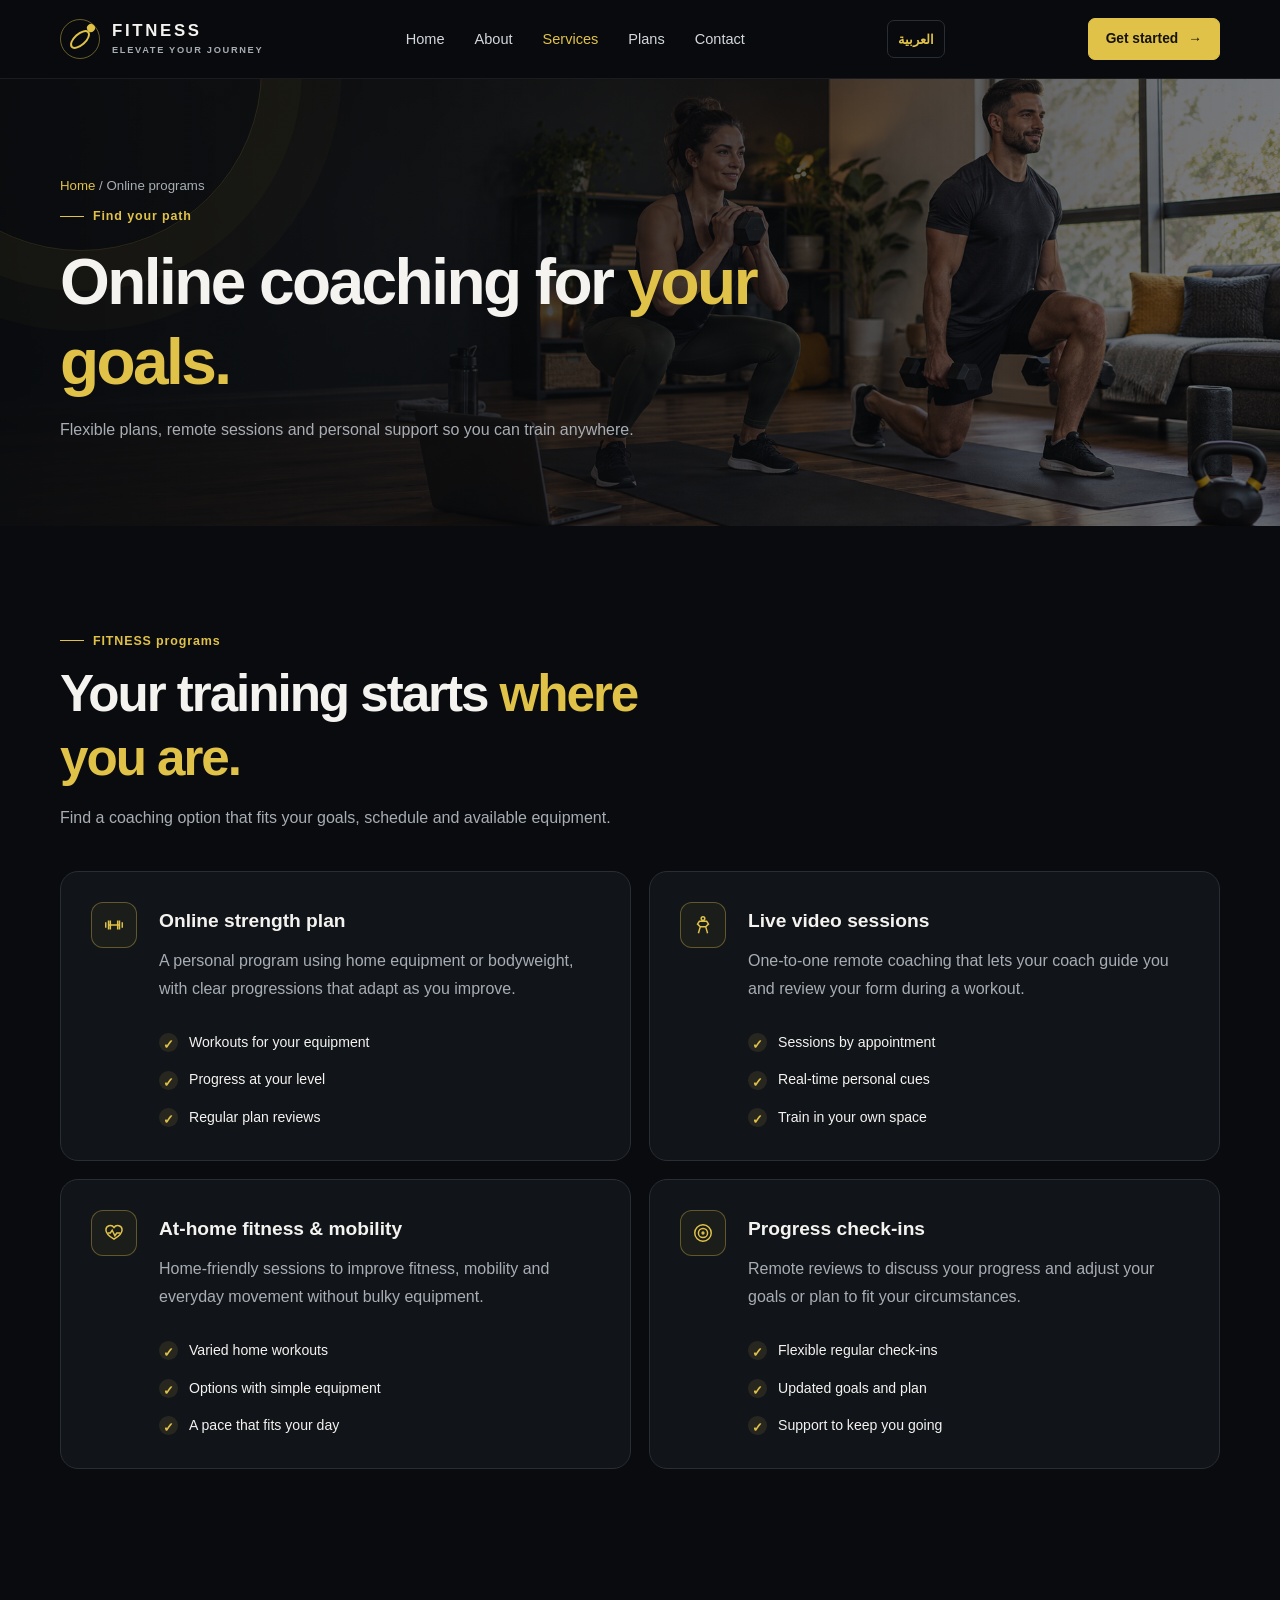
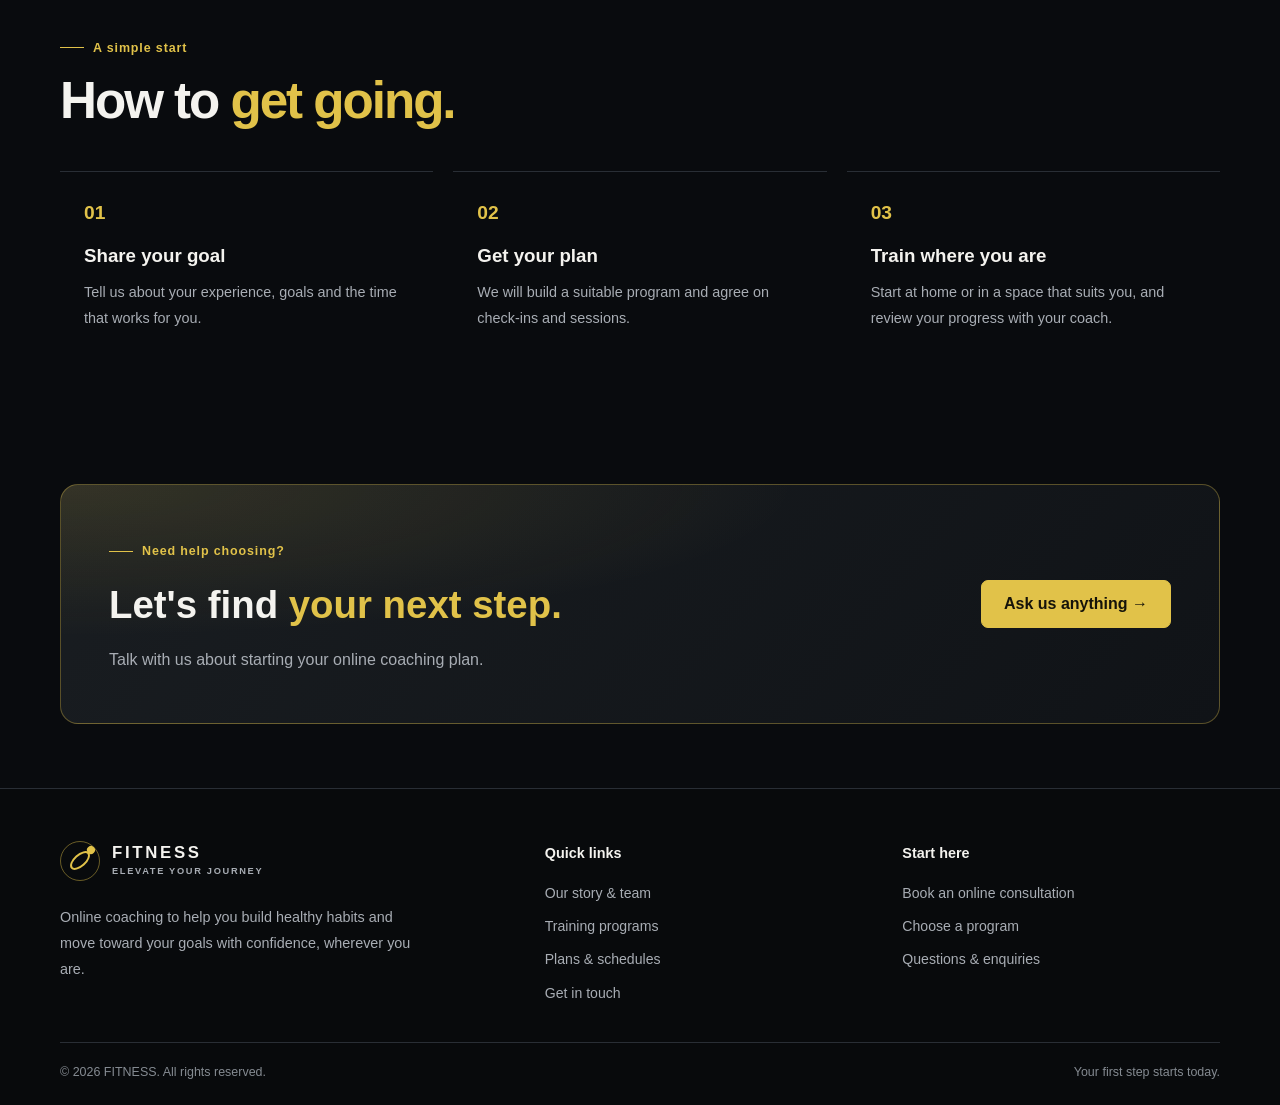
<file: en/services.html>
<!doctype html>
<html lang="en" dir="ltr">
<head><meta charset="utf-8"><meta name="viewport" content="width=device-width, initial-scale=1"><meta name="theme-color" content="#090b0e"><meta name="description" content="Online fitness coaching by FITNESS: personalized plans, video sessions and progress check-ins wherever you are."><title>Online training programs | FITNESS</title><link rel="icon" href="../assets/favicon.svg" type="image/svg+xml"><link rel="stylesheet" href="../styles.css"><script src="../script.js" defer></script></head>
<body>
  <a class="skip-link" href="#main">Skip to content</a>
  <header class="topbar"><div class="container nav-wrap">
    <a class="brand" href="index.html" aria-label="FITNESS — Home"><span class="brand-mark" aria-hidden="true"></span><span class="brand-word">FITNESS<small>ELEVATE YOUR JOURNEY</small></span></a>
    <button class="menu-toggle" type="button" aria-label="Open menu" aria-expanded="false" aria-controls="main-nav"><span></span><span></span><span></span></button>
    <nav class="nav-links" id="main-nav" aria-label="Main navigation"><a href="index.html">Home</a><a href="about.html">About</a><a href="services.html" aria-current="page">Services</a><a href="plans.html">Plans</a><a href="contact.html">Contact</a><a class="mobile-cta" href="contact.html">Start your journey →</a></nav>
    <a class="language-switch" href="../services.html" lang="ar" hreflang="ar" aria-label="Switch to Arabic">العربية</a><a class="nav-cta" href="contact.html">Get started <span aria-hidden="true">→</span></a>
  </div></header>
  <main id="main">
    <section class="page-hero"><div class="container"><div class="page-title"><div class="breadcrumbs"><a href="index.html">Home</a> / Online programs</div><span class="eyebrow">Find your path</span><h1>Online coaching for <span class="accent">your goals.</span></h1><p class="muted">Flexible plans, remote sessions and personal support so you can train anywhere.</p></div></div></section>
    <section class="section"><div class="container"><div class="section-heading reveal"><span class="eyebrow">FITNESS programs</span><h2>Your training starts <span class="accent">where you are.</span></h2><p>Find a coaching option that fits your goals, schedule and available equipment.</p></div><div class="services-grid">
      <article class="service-detail reveal"><span class="icon-box"><svg viewBox="0 0 24 24" width="22" height="22" fill="none" stroke="currentColor" stroke-width="1.6" aria-hidden="true"><path d="M6 7v10M3 9v6m3-3h12m0-5v10m3-8v6M8 7v10m8-10v10"/></svg></span><div><h2>Online strength plan</h2><p>A personal program using home equipment or bodyweight, with clear progressions that adapt as you improve.</p></div><ul class="check-list"><li>Workouts for your equipment</li><li>Progress at your level</li><li>Regular plan reviews</li></ul></article>
      <article class="service-detail reveal"><span class="icon-box"><svg viewBox="0 0 24 24" width="22" height="22" fill="none" stroke="currentColor" stroke-width="1.6" aria-hidden="true"><circle cx="12" cy="5" r="2"/><path d="m7 21 2-7-3-3 2-3h8l2 3-3 3 2 7m-8-7h6"/></svg></span><div><h2>Live video sessions</h2><p>One-to-one remote coaching that lets your coach guide you and review your form during a workout.</p></div><ul class="check-list"><li>Sessions by appointment</li><li>Real-time personal cues</li><li>Train in your own space</li></ul></article>
      <article class="service-detail reveal"><span class="icon-box"><svg viewBox="0 0 24 24" width="22" height="22" fill="none" stroke="currentColor" stroke-width="1.6" aria-hidden="true"><path d="M20.8 8.8c0 5-8.8 10-8.8 10s-8.8-5-8.8-10A4.8 4.8 0 0 1 12 6a4.8 4.8 0 0 1 8.8 2.8Z"/><path d="M5 12h3l2-3 3 6 2-3h4"/></svg></span><div><h2>At-home fitness &amp; mobility</h2><p>Home-friendly sessions to improve fitness, mobility and everyday movement without bulky equipment.</p></div><ul class="check-list"><li>Varied home workouts</li><li>Options with simple equipment</li><li>A pace that fits your day</li></ul></article>
      <article class="service-detail reveal"><span class="icon-box"><svg viewBox="0 0 24 24" width="22" height="22" fill="none" stroke="currentColor" stroke-width="1.6" aria-hidden="true"><circle cx="12" cy="12" r="9"/><circle cx="12" cy="12" r="5"/><circle cx="12" cy="12" r="1"/></svg></span><div><h2>Progress check-ins</h2><p>Remote reviews to discuss your progress and adjust your goals or plan to fit your circumstances.</p></div><ul class="check-list"><li>Flexible regular check-ins</li><li>Updated goals and plan</li><li>Support to keep you going</li></ul></article>
    </div></div></section>
    <section class="section section-sm"><div class="container"><div class="section-heading reveal"><span class="eyebrow">A simple start</span><h2>How to <span class="accent">get going.</span></h2></div><div class="steps"><article class="step reveal"><h3>Share your goal</h3><p>Tell us about your experience, goals and the time that works for you.</p></article><article class="step reveal"><h3>Get your plan</h3><p>We will build a suitable program and agree on check-ins and sessions.</p></article><article class="step reveal"><h3>Train where you are</h3><p>Start at home or in a space that suits you, and review your progress with your coach.</p></article></div></div></section>
    <section class="section section-sm"><div class="container"><div class="cta-band reveal"><div><span class="eyebrow">Need help choosing?</span><h2>Let's find <span class="accent">your next step.</span></h2><p>Talk with us about starting your online coaching plan.</p></div><a class="button" href="contact.html">Ask us anything →</a></div></div></section>
  </main>
  <footer class="footer"><div class="container"><div class="footer-main"><div class="footer-about"><a class="brand" href="index.html"><span class="brand-mark" aria-hidden="true"></span><span class="brand-word">FITNESS<small>ELEVATE YOUR JOURNEY</small></span></a><p>Online coaching to help you build healthy habits and move toward your goals with confidence, wherever you are.</p></div><div><h3>Quick links</h3><div class="footer-links"><a href="about.html">Our story &amp; team</a><a href="services.html">Training programs</a><a href="plans.html">Plans &amp; schedules</a><a href="contact.html">Get in touch</a></div></div><div><h3>Start here</h3><div class="footer-links"><a href="contact.html">Book an online consultation</a><a href="services.html">Choose a program</a><a href="contact.html">Questions &amp; enquiries</a></div></div></div><div class="footer-bottom"><span>© <span data-year></span> FITNESS. All rights reserved.</span><span>Your first step starts today.</span></div></div></footer>
</body></html>
</file>
<file: styles.css>
/* FITNESS — shared responsive styles */
:root{--bg:#090b0e;--panel:#11151a;--panel-2:#171c22;--line:#292e35;--text:#f4f3ef;--muted:#a8adb4;--gold:#e1c249;--gold-light:#f4dc79;--max:1160px;--radius:18px;--shadow:0 22px 70px #0008}
*{box-sizing:border-box}html{scroll-behavior:smooth;scroll-padding-top:88px}body{margin:0;background:var(--bg);color:var(--text);font-family:"Segoe UI",Tahoma,Arial,sans-serif;line-height:1.8}body,button,input,textarea{font-family:"Segoe UI",Tahoma,Arial,sans-serif}a{color:inherit;text-decoration:none}button,input,textarea{font-size:inherit}img{display:block;max-width:100%}button,a{-webkit-tap-highlight-color:transparent}button:focus-visible,a:focus-visible,input:focus-visible,textarea:focus-visible{outline:2px solid var(--gold);outline-offset:4px}.container{width:min(var(--max),calc(100% - 48px));margin-inline:auto}.section{padding:96px 0}.section-sm{padding:64px 0}.section-heading{max-width:650px;margin-bottom:38px}.eyebrow{display:inline-flex;align-items:center;gap:9px;color:var(--gold);font-size:.78rem;font-weight:800;letter-spacing:.07em}.eyebrow:before{content:"";width:24px;height:1px;background:currentColor}.section-heading h2,.page-title h1{font-size:clamp(2rem,4vw,3.3rem);line-height:1.25;margin:10px 0 14px;letter-spacing:-.04em}.section-heading p,.muted{color:var(--muted);margin:0}.accent{color:var(--gold)}
.topbar{position:sticky;inset-block-start:0;z-index:20;background:#090b0eef;border-bottom:1px solid #ffffff13;backdrop-filter:blur(18px)}.nav-wrap{min-height:78px;display:flex;align-items:center;justify-content:space-between;gap:24px}.brand{display:inline-flex;align-items:center;gap:12px;flex-shrink:0}.brand-mark{width:40px;height:40px;display:grid;place-items:center;color:var(--gold);border:1px solid #e1c24972;border-radius:50%;position:relative}.brand-mark:before,.brand-mark:after{content:"";position:absolute;border:2px solid var(--gold);border-radius:50%;width:20px;height:9px;transform:rotate(-42deg)}.brand-mark:after{width:8px;height:8px;background:var(--gold);border:0;right:4px;top:4px}.brand-word{font:800 1.05rem/1 Arial,sans-serif;letter-spacing:.16em}.brand-word small{display:block;margin-top:6px;font:600 .58rem/1 Arial,sans-serif;color:var(--muted);letter-spacing:.18em}.nav-links{display:flex;align-items:center;gap:30px;color:#d4d7dc;font-size:.91rem}.nav-links a{transition:color .2s}.nav-links a:hover,.nav-links a[aria-current=page]{color:var(--gold)}.nav-cta,.button{display:inline-flex;align-items:center;justify-content:center;gap:10px;min-height:48px;padding:0 22px;border:1px solid var(--gold);border-radius:7px;background:var(--gold);color:#15130a;font-weight:800;transition:transform .2s,background .2s,border-color .2s}.nav-cta{min-height:42px;padding:0 17px;font-size:.86rem}.button:hover,.nav-cta:hover{transform:translateY(-2px);background:var(--gold-light);border-color:var(--gold-light)}.button-outline{background:transparent;color:var(--text);border-color:#ffffff56}.button-outline:hover{color:#15130a;border-color:var(--gold)}.menu-toggle{display:none;width:44px;height:44px;border:1px solid var(--line);border-radius:8px;background:transparent;color:var(--text);cursor:pointer}.menu-toggle span{display:block;width:19px;height:2px;margin:5px auto;background:currentColor;transition:transform .2s,opacity .2s}.menu-toggle[aria-expanded=true] span:first-child{transform:translateY(7px) rotate(45deg)}.menu-toggle[aria-expanded=true] span:nth-child(2){opacity:0}.menu-toggle[aria-expanded=true] span:last-child{transform:translateY(-7px) rotate(-45deg)}
.language-switch{display:inline-flex;align-items:center;justify-content:center;min-width:44px;height:38px;padding:0 10px;border:1px solid var(--line);border-radius:7px;color:var(--gold);font:700 .83rem Arial,sans-serif;transition:border-color .2s,background .2s}.language-switch:hover{border-color:var(--gold);background:#e1c24910}
.hero{position:relative;min-height:min(760px,calc(100svh - 78px));display:flex;align-items:center;overflow:hidden;background:#101317 url("assets/online-coaching-duo.png") center/cover no-repeat}.hero:before{content:"";position:absolute;inset:0;background:linear-gradient(90deg,#090b0ef2 0%,#090b0edb 34%,#090b0e70 60%,#090b0e25 100%),linear-gradient(0deg,#090b0e9c,transparent 35%)}.hero-inner{position:relative;z-index:1;width:min(var(--max),calc(100% - 48px));margin-inline:auto;direction:ltr}.hero-copy{max-width:570px;direction:rtl;text-align:right;padding:88px 0}.hero .eyebrow{padding:8px 12px;background:#e1c24914;border:1px solid #e1c24940;border-radius:99px}.hero h1{font-size:clamp(2.9rem,6.7vw,5.5rem);line-height:1.1;letter-spacing:-.055em;margin:23px 0}.hero p{max-width:500px;color:#d1d3d6;font-size:1.08rem;margin:0 0 30px}.hero-actions{display:flex;flex-wrap:wrap;gap:12px}.hero-proof{display:flex;align-items:center;gap:14px;margin-top:44px;color:#d5d6d8;font-size:.88rem}.proof-avatars{display:flex;direction:ltr}.proof-avatars i{width:30px;height:30px;border-radius:50%;border:2px solid var(--bg);margin-left:-8px;background:linear-gradient(140deg,#6e7379,#272b31);display:grid;place-items:center;color:var(--gold);font-style:normal;font-size:.7rem}.proof-stars{color:var(--gold);letter-spacing:2px}.hero-scroll{position:absolute;left:24px;bottom:32px;writing-mode:vertical-rl;color:#d5d6d8;font-size:.72rem;letter-spacing:.15em}.hero-scroll:after{content:"";display:block;width:1px;height:42px;background:var(--gold);margin:13px auto 0}
.benefit-strip{border-block:1px solid var(--line);background:#0d1014}.benefit-grid{display:grid;grid-template-columns:repeat(3,1fr)}.benefit{display:flex;align-items:center;gap:15px;padding:25px 24px;border-inline-start:1px solid var(--line)}.benefit:first-child{border-inline-start:0}.benefit-icon,.icon-box{width:46px;height:46px;flex:0 0 46px;display:grid;place-items:center;border:1px solid #e1c2495c;border-radius:12px;color:var(--gold);background:#e1c2490c}.benefit strong{display:block;font-size:.95rem}.benefit span{display:block;color:var(--muted);font-size:.79rem}.grid-3{display:grid;grid-template-columns:repeat(3,1fr);gap:18px}.service-card,.value-card,.team-card,.contact-card,.plan-card{padding:27px;border:1px solid var(--line);background:linear-gradient(145deg,#151a20,#0e1115);border-radius:var(--radius);transition:transform .25s,border-color .25s}.service-card:hover,.value-card:hover,.team-card:hover{transform:translateY(-5px);border-color:#e1c24975}.service-card h3,.value-card h3,.team-card h3{margin:18px 0 8px;font-size:1.14rem}.service-card p,.value-card p,.team-card p{margin:0;color:var(--muted);font-size:.91rem}.card-link{display:inline-flex;align-items:center;gap:8px;margin-top:20px;color:var(--gold);font-size:.86rem;font-weight:700}.card-link span{transition:transform .2s}.card-link:hover span{transform:translateX(-4px)}.about-band{display:grid;grid-template-columns:1fr 1fr;gap:55px;align-items:center}.about-image{min-height:440px;border-radius:var(--radius);background:linear-gradient(0deg,#090b0e70,#090b0e05),url("assets/online-coaching-duo.png") 64% center/cover;position:relative;overflow:hidden}.about-image:after{content:"";position:absolute;inset:18px;border:1px solid #ffffff4a;border-radius:12px}.about-copy p{color:var(--muted);margin:0 0 16px}.check-list{list-style:none;padding:0;margin:24px 0 30px;display:grid;gap:12px}.check-list li{display:flex;align-items:center;gap:11px}.check-list li:before{content:"✓";display:grid;place-items:center;width:22px;height:22px;border-radius:50%;background:#e1c2491c;color:var(--gold);font-size:.8rem;font-weight:800}.cta-band{position:relative;overflow:hidden;border:1px solid #e1c24958;border-radius:var(--radius);padding:48px;background:radial-gradient(ellipse at 0% 0%,#e1c24923,transparent 45%),linear-gradient(130deg,#191d21,#101317);display:flex;align-items:center;justify-content:space-between;gap:24px}.cta-band h2{font-size:clamp(1.7rem,3vw,2.5rem);margin:7px 0}.cta-band p{color:var(--muted);margin:0}
.footer{border-top:1px solid var(--line);padding:52px 0 22px;background:#080a0c}.footer-main{display:grid;grid-template-columns:1.4fr 1fr 1fr;gap:40px;padding-bottom:36px}.footer-about p{max-width:360px;color:var(--muted);font-size:.9rem}.footer h3{font-size:.9rem;margin:0 0 14px}.footer-links{display:grid;gap:8px;color:var(--muted);font-size:.88rem}.footer-links a:hover{color:var(--gold)}.footer-bottom{padding-top:18px;border-top:1px solid var(--line);color:#858b92;font-size:.78rem;display:flex;justify-content:space-between;gap:18px}.page-hero{position:relative;padding:95px 0 82px;overflow:hidden;background:linear-gradient(90deg,#090b0eed,#090b0e85),url("assets/online-coaching-duo.png") center 44%/cover}.page-hero:after{content:"";position:absolute;width:360px;height:360px;border-radius:50%;border:1px solid #e1c24925;left:-100px;top:-190px;box-shadow:0 0 0 40px #e1c24908,0 0 0 80px #e1c24905}.page-title{position:relative;z-index:1;max-width:700px}.page-title h1{font-size:clamp(2.5rem,5vw,4rem);margin:14px 0}.breadcrumbs{color:var(--muted);font-size:.83rem}.breadcrumbs a{color:var(--gold)}.split{display:grid;grid-template-columns:1.05fr .95fr;gap:55px;align-items:center}.story-panel{padding:34px;border-inline-start:2px solid var(--gold);background:linear-gradient(90deg,#e1c2490b,transparent)}.story-panel blockquote{font-size:1.4rem;line-height:1.6;margin:0 0 15px;font-weight:700}.story-panel p{margin:0;color:var(--muted)}.vision-grid{display:grid;grid-template-columns:repeat(2,1fr);gap:18px}.vision-card{padding:28px;border-top:2px solid var(--gold);background:var(--panel);border-radius:0 0 14px 14px}.vision-card h3{margin:12px 0 5px}.vision-card p{color:var(--muted);margin:0}.team-avatar{width:76px;height:76px;border-radius:50%;display:grid;place-items:center;border:1px solid #e1c24970;background:radial-gradient(circle at 35% 30%,#565a5e,#1a1d20 70%);font-weight:800;color:var(--gold);font-size:1.45rem}.team-card small{color:var(--gold)}.service-detail{display:grid;grid-template-columns:auto 1fr;gap:22px;padding:30px;border:1px solid var(--line);background:var(--panel);border-radius:var(--radius)}.service-detail h2{font-size:1.2rem;margin:2px 0 8px}.service-detail p{margin:0;color:var(--muted)}.service-detail .check-list{grid-column:2;margin:4px 0 0;font-size:.88rem}.service-detail .check-list li:before{width:19px;height:19px}.services-grid{display:grid;grid-template-columns:repeat(2,1fr);gap:18px}.steps{display:grid;grid-template-columns:repeat(3,1fr);gap:20px;counter-reset:step}.step{counter-increment:step;position:relative;padding:24px;border-top:1px solid var(--line)}.step:before{content:"0" counter(step);display:block;color:var(--gold);font-size:1.2rem;font-weight:800}.step h3{margin:8px 0}.step p{color:var(--muted);margin:0;font-size:.9rem}
.brand-art{width:100%;height:auto;margin-top:24px;border:1px solid #ffffff25;border-radius:12px}
.track-nav{display:flex;flex-wrap:wrap;gap:12px;margin:-12px 0 28px}.track-nav a{display:inline-flex;align-items:center;gap:8px;padding:10px 16px;border:1px solid #e1c24955;border-radius:999px;color:var(--gold);font-size:.88rem;font-weight:800;transition:background .2s,border-color .2s}.track-nav a:hover{background:#e1c24915;border-color:var(--gold)}.track-start{padding-top:40px}.track-heading{display:flex;align-items:center;gap:12px;margin:0 0 16px;color:var(--gold);font-size:1rem}.track-heading:after{content:"";height:1px;flex:1;background:var(--line)}.track-spacing{margin-top:32px}.gender-schedule{min-width:820px}.nutrition-grid{grid-template-columns:repeat(2,1fr)}
.contact-layout{display:grid;grid-template-columns:.8fr 1.2fr;gap:24px;align-items:start}.contact-info{display:grid;gap:14px}.contact-card{display:flex;gap:15px;align-items:flex-start;padding:20px}.contact-card h3{font-size:.92rem;margin:0 0 3px}.contact-card p,.contact-card a{margin:0;color:var(--muted);font-size:.87rem}.socials{display:flex;gap:9px;margin-top:10px}.socials a{display:grid;place-items:center;width:38px;height:38px;border:1px solid var(--line);border-radius:50%;color:var(--gold);font-weight:700}.hours-list{display:grid;gap:5px;color:var(--muted);font-size:.84rem}.contact-form{padding:30px;border:1px solid var(--line);background:var(--panel);border-radius:var(--radius)}.contact-form h2{margin:0 0 6px;font-size:1.45rem}.contact-form>p{color:var(--muted);font-size:.88rem;margin:0 0 22px}.form-grid{display:grid;grid-template-columns:1fr 1fr;gap:16px}.field{display:grid;gap:6px}.field-wide{grid-column:1/-1}.field label{font-size:.85rem;font-weight:700}.field input,.field textarea{width:100%;padding:12px 14px;color:var(--text);border:1px solid #373d45;border-radius:8px;background:#0b0e12;transition:border-color .2s}.field input::placeholder,.field textarea::placeholder{color:#70767e}.field input[aria-invalid=true],.field textarea[aria-invalid=true]{border-color:#e16d66}.field textarea{min-height:150px;resize:vertical}.field-error{min-height:1.2em;color:#ff9d96;font-size:.76rem}.form-status{min-height:1.5em;margin:12px 0 0;font-size:.84rem}.form-status[data-state=success]{color:var(--gold)}.form-status[data-state=error]{color:#ff9d96}.form-note{margin-top:14px;color:#8d939a;font-size:.76rem}.reveal{opacity:0;transform:translateY(18px);transition:opacity .6s ease,transform .6s ease}.reveal.is-visible{opacity:1;transform:none}.skip-link{position:fixed;top:-60px;right:16px;z-index:100;padding:10px;background:var(--gold);color:#111}.skip-link:focus{top:12px}
.plans-grid,.nutrition-grid{display:grid;grid-template-columns:repeat(2,1fr);gap:18px}.nutrition-grid{grid-template-columns:repeat(3,1fr)}.plan-card,.nutrition-card{padding:28px;border:1px solid var(--line);background:linear-gradient(145deg,#151a20,#0e1115);border-radius:var(--radius)}.plan-card h2,.nutrition-card h2{margin:12px 0 8px;font-size:1.25rem}.plan-card p,.nutrition-card p{margin:0;color:var(--muted);font-size:.9rem}.plan-tag{display:inline-flex;padding:4px 10px;border:1px solid #e1c24956;border-radius:99px;color:var(--gold);font-size:.75rem;font-weight:800}.exercise-list{display:grid;gap:11px;margin:20px 0 0;padding:0;list-style:none}.exercise-list li{padding-top:10px;border-top:1px solid #ffffff12;font-size:.88rem}.exercise-list strong{color:var(--text)}.exercise-list span{display:block;color:var(--muted);font-size:.81rem}.schedule-wrap{overflow:auto;border:1px solid var(--line);border-radius:14px;background:var(--panel)}.schedule-table{width:100%;min-width:680px;border-collapse:collapse;text-align:start}.schedule-table caption{text-align:start;padding:18px 20px;color:var(--muted);font-size:.86rem}.schedule-table th,.schedule-table td{padding:14px 16px;border-top:1px solid var(--line);vertical-align:top}.schedule-table th{color:var(--gold);font-size:.83rem;background:#ffffff05}.schedule-table td{font-size:.86rem}.schedule-table td:last-child{color:var(--muted)}.nutrition-card{min-height:100%}.meal-list{display:grid;gap:10px;margin:18px 0 0;padding:0;list-style:none}.meal-list li{font-size:.85rem;padding-top:10px;border-top:1px solid #ffffff12}.meal-list strong{display:block;color:var(--gold);font-size:.78rem}.nutrition-disclaimer{padding:22px 24px;border:1px solid #e1c24944;border-radius:14px;background:#e1c2490b;color:#d7d4c7;font-size:.87rem}.nutrition-disclaimer strong{color:var(--gold)}.source-links{display:flex;flex-wrap:wrap;gap:12px;margin-top:12px;font-size:.78rem}.source-links a{color:var(--gold);text-decoration:underline;text-underline-offset:3px}
@media(max-width:900px){.nav-links{gap:18px}.nav-cta{display:none}.hero{min-height:660px}.hero:before{background:linear-gradient(90deg,#090b0ef2,#090b0ec7 55%,#090b0e55),linear-gradient(0deg,#090b0e9c,transparent 35%)}.grid-3{grid-template-columns:repeat(2,1fr)}.about-band,.split{gap:34px}.footer-main{grid-template-columns:1.3fr 1fr 1fr;gap:24px}}
@media(max-width:700px){html{scroll-padding-top:72px}.container{width:min(var(--max),calc(100% - 36px))}.nav-wrap{min-height:70px}.brand-mark{width:36px;height:36px}.menu-toggle{display:block}.nav-links{position:absolute;top:calc(100% + 1px);inset-inline:0;display:none;flex-direction:column;align-items:stretch;gap:0;padding:10px 18px 18px;background:#0b0e12;border-bottom:1px solid var(--line);box-shadow:var(--shadow)}.nav-links.is-open{display:flex}.nav-links a{padding:11px 8px;border-bottom:1px solid #ffffff0d}.nav-links a:last-child{border:0}.nav-links .mobile-cta{display:block;color:var(--gold);font-weight:800}.section{padding:70px 0}.section-sm{padding:48px 0}.hero{min-height:700px;min-height:calc(100svh - 70px);background-position:59% center}.hero:before{background:linear-gradient(90deg,#090b0ef0,#090b0ec7 70%,#090b0e72),linear-gradient(0deg,#090b0edb,transparent 55%)}.hero-inner{width:calc(100% - 36px)}.hero-copy{padding:65px 0 84px}.hero h1{font-size:clamp(2.55rem,12vw,4.1rem)}.hero p{font-size:1rem}.hero-scroll{display:none}.benefit-grid{grid-template-columns:1fr}.benefit{padding:18px 4px;border-inline-start:0;border-bottom:1px solid var(--line)}.benefit:last-child{border-bottom:0}.grid-3,.services-grid,.plans-grid,.nutrition-grid{grid-template-columns:1fr}.about-band,.split,.contact-layout{grid-template-columns:1fr}.about-image{min-height:320px;order:2}.about-copy{order:1}.cta-band{padding:30px 24px;align-items:flex-start;flex-direction:column}.footer-main{grid-template-columns:1fr 1fr}.footer-about{grid-column:1/-1}.page-hero{padding:76px 0 64px}.vision-grid{grid-template-columns:1fr}.contact-form{padding:22px}.form-grid{grid-template-columns:1fr}.field-wide{grid-column:auto}.steps{grid-template-columns:1fr;gap:4px}.service-detail{grid-template-columns:1fr}.service-detail .check-list{grid-column:auto}.footer-bottom{flex-direction:column;gap:4px}}
.nav-links .mobile-cta{display:none}
@media(max-width:700px){.nav-links .mobile-cta{display:block}}
html[dir="ltr"] .hero-copy{direction:ltr;text-align:left}
html[dir="ltr"] .hero-scroll{left:auto;right:24px}
@media(prefers-reduced-motion:reduce){*,*::before,*::after{scroll-behavior:auto!important;animation-duration:.01ms!important;animation-iteration-count:1!important;transition-duration:.01ms!important}.reveal{opacity:1;transform:none}}
.calculator-layout{display:grid;grid-template-columns:.8fr 1.2fr;gap:26px;align-items:start}.calculator-intro,.calculator-form,.calculator-result{padding:28px;border:1px solid var(--line);border-radius:var(--radius);background:linear-gradient(145deg,#151a20,#0e1115)}.calculator-intro p{color:var(--muted)}.calculator-form .form-grid{margin-bottom:18px}.field select{width:100%;padding:12px 14px;color:var(--text);border:1px solid #373d45;border-radius:8px;background:#0b0e12}.calculator-result{margin-top:18px;border-color:#e1c24955}.calculator-result[hidden]{display:none}.bmi-summary{display:grid;grid-template-columns:repeat(2,1fr);gap:12px;margin:0 0 16px}.bmi-summary div{padding:14px;border:1px solid var(--line);border-radius:10px;background:#ffffff04}.bmi-summary dt{color:var(--muted);font-size:.8rem}.bmi-summary dd{margin:5px 0 0;font-weight:800;font-size:1.15rem;color:var(--gold)}.calculator-result p{margin:9px 0 0;color:#d5d7da;font-size:.88rem}.goals-grid{display:grid;grid-template-columns:repeat(2,1fr);gap:18px}.goal-card{padding:28px;border:1px solid var(--line);border-radius:var(--radius);background:linear-gradient(145deg,#151a20,#0e1115)}.goal-card h3{margin:13px 0 8px;font-size:1.25rem}.goal-card p{margin:0;color:var(--muted);font-size:.9rem}.goal-days{display:grid;gap:9px;margin:18px 0 0;padding:0;list-style:none}.goal-days li{padding-top:9px;border-top:1px solid #ffffff12;font-size:.85rem}.goal-days strong{color:var(--gold)}.goal-schedule{min-width:980px}.exercise-library{display:grid;grid-template-columns:repeat(3,1fr);gap:18px}.exercise-card{overflow:hidden;border:1px solid var(--line);border-radius:var(--radius);background:linear-gradient(145deg,#151a20,#0e1115)}.exercise-art{display:block;width:100%;aspect-ratio:16/9;background:#101317;border-bottom:1px solid var(--line)}.exercise-art use{color:var(--gold)}.exercise-card-body{padding:20px}.exercise-card h3{margin:0 0 6px;font-size:1.04rem}.exercise-card p{margin:0 0 12px;color:var(--muted);font-size:.85rem}.video-frame{aspect-ratio:16/9;overflow:hidden;background:#050607;border-top:1px solid var(--line)}.video-frame iframe{display:block;width:100%;height:100%;border:0}.video-source{display:flex;justify-content:space-between;align-items:center;gap:12px;padding:12px 20px;color:var(--muted);font-size:.76rem}.video-source a{color:var(--gold);text-decoration:underline;text-underline-offset:3px}.calculator-note{margin-top:14px;padding:16px 18px;border-inline-start:2px solid var(--gold);background:#e1c2490b;color:var(--muted);font-size:.83rem}
@media(max-width:900px){.calculator-layout{grid-template-columns:1fr}.exercise-library{grid-template-columns:repeat(2,1fr)}}
@media(max-width:700px){.goals-grid,.exercise-library{grid-template-columns:1fr}.calculator-intro,.calculator-form,.calculator-result{padding:22px}.bmi-summary{grid-template-columns:1fr 1fr}}

/* Homepage goal planner and its generated personal schedule */
.goal-home-hero{position:relative;overflow:hidden;padding:74px 0 82px;background:linear-gradient(90deg,#090b0ef2,#090b0ec9 54%,#090b0e9c),url("assets/online-coaching-duo.png") center/cover no-repeat}.goal-home-hero:after{content:"";position:absolute;inset:auto auto -210px -110px;width:460px;height:460px;border:1px solid #e1c24928;border-radius:50%;box-shadow:0 0 0 45px #e1c24908,0 0 0 90px #e1c24905;pointer-events:none}.goal-home-grid{position:relative;z-index:1;display:grid;grid-template-columns:.86fr 1.14fr;gap:60px;align-items:center}.goal-home-copy{max-width:500px}.goal-home-copy h1{font-size:clamp(2.7rem,5.3vw,4.55rem);line-height:1.18;letter-spacing:-.05em;margin:16px 0}.goal-home-copy>p{max-width:480px;color:#d1d3d6;font-size:1.02rem;margin:0}.goal-home-points{display:grid;gap:8px;margin:23px 0 17px;color:#d1d3d6;font-size:.88rem}.goal-home-points span::first-letter{color:var(--gold)}.text-link{display:inline-flex;gap:8px;align-items:center;color:var(--gold);font-weight:800}.goal-planner-card{padding:30px;border:1px solid #e1c24955;border-radius:var(--radius);background:linear-gradient(145deg,#181d22f5,#0e1115f5);box-shadow:var(--shadow)}.planner-heading h2{margin:12px 0 3px;font-size:1.6rem}.planner-heading>p{margin:0 0 22px;color:var(--muted);font-size:.86rem}.planner-fields{display:grid;grid-template-columns:1fr 1fr;gap:14px 16px}.planner-fields .field label span{color:var(--muted);font-weight:400}.planner-fields .field input,.planner-fields .field select{width:100%;min-height:48px;padding:11px 13px;border:1px solid #373d45;border-radius:8px;background:#0b0e12;color:var(--text)}.planner-fields .field select:invalid{color:#858b92}.planner-submit{width:100%;margin-top:17px;cursor:pointer}.planner-error{min-height:1px;margin:0;color:#ff9d96;font-size:.8rem}.goal-planner-form .form-note{margin:10px 0 0;line-height:1.65}.personal-plan-section{padding:82px 0 88px;background:#0d1014;border-block:1px solid var(--line);scroll-margin-top:88px}.personal-plan-section[hidden]{display:none}.personal-plan-intro{display:flex;align-items:flex-end;justify-content:space-between;gap:24px;margin-bottom:24px}.personal-plan-intro h2{font-size:clamp(1.9rem,4vw,2.7rem);margin:8px 0 4px}.personal-plan-intro p{margin:0;color:var(--muted)}.edit-plan{cursor:pointer;flex-shrink:0}.profile-summary{display:grid;grid-template-columns:repeat(4,1fr);gap:12px;margin-bottom:14px}.profile-item{display:grid;gap:5px;padding:15px 18px;border:1px solid var(--line);border-radius:12px;background:#ffffff04}.profile-item span{color:var(--muted);font-size:.77rem}.profile-item strong{font-size:.95rem}.planner-disclaimer{margin:0 0 26px;padding:15px 18px;border-inline-start:2px solid var(--gold);background:#e1c2490b;color:#d5d7da;font-size:.84rem}.personal-plan-days{display:grid;gap:22px}.personal-day-card{padding:22px;border:1px solid var(--line);border-radius:var(--radius);background:linear-gradient(145deg,#151a20,#0e1115)}.personal-day-heading{display:flex;align-items:center;gap:12px}.personal-day-heading h3{margin:0;font-size:1.13rem}.day-number{display:grid;place-items:center;width:38px;height:38px;border:1px solid #e1c24970;border-radius:50%;color:var(--gold);font:800 .8rem Arial,sans-serif}.personal-day-card>p{margin:7px 0 18px;color:var(--muted);font-size:.79rem}.personal-exercise-list{display:grid;gap:10px}.personal-exercise{display:grid;grid-template-columns:180px minmax(0,1fr);overflow:hidden;border:1px solid #ffffff12;border-radius:12px;background:#0b0e12}.plan-exercise-art{width:100%;height:100%;min-height:138px;background:#101317}.plan-exercise-art use{color:var(--gold)}.personal-exercise-content{padding:14px 17px;min-width:0}.personal-exercise-content h4{margin:0 0 3px;font-size:.97rem}.exercise-tip{margin:0 0 8px;color:var(--muted);font-size:.78rem;line-height:1.6}.exercise-dose{display:flex;flex-wrap:wrap;gap:8px;margin-bottom:7px}.exercise-dose span{padding:2px 9px;border:1px solid #e1c24943;border-radius:99px;color:var(--gold-light);font-size:.72rem;font-weight:700}.exercise-video-details{font-size:.78rem}.exercise-video-details summary{display:inline-block;color:var(--gold);font-weight:700;cursor:pointer}.exercise-video-details summary:hover{text-decoration:underline;text-underline-offset:3px}.planner-video-wrap{width:min(560px,100%);margin-top:10px}.planner-video-wrap iframe{display:block;width:100%;aspect-ratio:16/9;border:0;border-radius:8px;background:#050607}.planner-video-source{display:inline-block;margin-top:6px;color:var(--gold);font-size:.72rem;text-decoration:underline;text-underline-offset:3px}.planner-guidance{display:flex;justify-content:space-between;align-items:center;gap:22px;margin-top:23px;padding:22px 24px;border:1px solid #e1c24948;border-radius:14px;background:#e1c2490b}.planner-guidance strong{color:var(--gold)}.planner-guidance p{margin:5px 0 0;color:#d5d7da;font-size:.86rem}.planner-guidance .button{flex-shrink:0}.planner-footnote{margin:16px 0 0;color:#92989f;font-size:.77rem}.planner-fields .field-wide{grid-column:1/-1}
html[dir="ltr"] .goal-home-copy{text-align:left}.goal-home-copy{text-align:right}
@media(max-width:900px){.goal-home-grid{grid-template-columns:1fr;gap:34px}.goal-home-copy{max-width:680px}.goal-home-hero{padding:56px 0 68px}.goal-home-copy h1{font-size:clamp(2.5rem,7vw,3.8rem)}.profile-summary{grid-template-columns:repeat(2,1fr)}}
@media(max-width:700px){.goal-home-hero{padding:43px 0 54px;background-position:62% center}.goal-home-grid{gap:24px}.goal-home-copy h1{font-size:clamp(2.35rem,11vw,3.3rem)}.goal-home-copy>p{font-size:.94rem}.goal-planner-card{padding:22px}.planner-fields{gap:12px}.planner-fields .field label{font-size:.81rem}.planner-fields .field input,.planner-fields .field select{padding:10px;font-size:.9rem}.personal-plan-section{padding:58px 0 66px}.personal-plan-intro{align-items:flex-start;flex-direction:column}.personal-plan-intro .edit-plan{align-self:flex-start}.profile-summary{gap:8px}.profile-item{padding:12px}.profile-item strong{font-size:.83rem}.personal-day-card{padding:14px}.personal-exercise{grid-template-columns:1fr}.plan-exercise-art{height:auto;min-height:0;aspect-ratio:16/8}.personal-exercise-content{padding:13px}.planner-guidance{align-items:flex-start;flex-direction:column;padding:19px}.planner-guidance .button{width:100%}}
.planner-disclaimer{margin-bottom:8px}.planner-bmi-link{display:inline-block;margin-top:5px;color:var(--gold);text-decoration:underline;text-underline-offset:3px}.planner-track-note{margin:0 0 23px;color:var(--muted);font-size:.8rem}
.instagram-contact-card{max-width:720px;margin:0 auto;padding:48px 32px;display:grid;justify-items:center;text-align:center;border:1px solid #e1c24950;border-radius:var(--radius);background:radial-gradient(ellipse at 50% 0%,#e1c24914,transparent 52%),linear-gradient(145deg,#151a20,#0e1115);box-shadow:var(--shadow)}.instagram-glyph{width:74px;height:74px;display:grid;place-items:center;margin-bottom:18px;border:1px solid #e1c24965;border-radius:22px;color:var(--gold);font:800 1.4rem/1 Arial,sans-serif;background:#e1c2490b}.instagram-contact-card h2{margin:12px 0;font-size:clamp(1.7rem,4vw,2.4rem)}.instagram-contact-card p{max-width:520px;margin:0 0 17px;color:var(--muted)}.instagram-handle{margin:0 0 22px;color:var(--gold);font-weight:800;text-decoration:underline;text-underline-offset:4px}
@media(max-width:700px){.instagram-contact-card{padding:38px 22px}}
@media(max-width:900px){.goal-planner-card{order:-1}}
.goal-home-hero{background-image:linear-gradient(90deg,#090b0ecb 0%,#090b0e80 42%,#090b0e58 100%),url("assets/online-coaching-duo.png");background-position:78% center}.goal-planner-card{background:linear-gradient(145deg,#181d22e8,#0e1115e8)}
@media(max-width:900px){.goal-home-hero{background-position:78% center}}

/* Goal-based meal suggestions generated from the planner profile */
.personal-meals{margin-top:28px;padding:26px;border:1px solid #e1c24944;border-radius:var(--radius);background:linear-gradient(145deg,#151a20,#0e1115);scroll-margin-top:100px}.personal-meals[hidden]{display:none}.personal-meals-heading{margin-bottom:20px}.personal-meals-heading h3{margin:8px 0 4px;font-size:1.35rem}.personal-meals-heading p{margin:0;color:var(--muted);font-size:.88rem}.personal-meals-grid{display:grid;grid-template-columns:repeat(2,minmax(0,1fr));gap:14px}.personal-meal-card{min-height:0;padding:20px}.personal-meal-card h3{margin:12px 0 6px;font-size:1.05rem}.personal-meal-card p{font-size:.87rem;line-height:1.7}.meal-personal-note{margin:18px 0 0;padding:14px 16px;border-inline-start:2px solid var(--gold);background:#e1c2490b;color:#d5d7da;font-size:.84rem;line-height:1.75}.personal-meals .form-note a{color:var(--gold);text-decoration:underline;text-underline-offset:3px}
@media(max-width:700px){.personal-meals{padding:19px}.personal-meals-grid{grid-template-columns:1fr}.personal-meal-card{padding:17px}}

.nutrition-goal-picker{display:grid;grid-template-columns:minmax(150px,.35fr) minmax(220px,.65fr);gap:8px 14px;align-items:center;max-width:720px;margin:0 0 20px;padding:18px 20px;border:1px solid var(--line);border-radius:14px;background:#ffffff04}.nutrition-goal-picker label{font-weight:800}.nutrition-goal-picker select{width:100%;min-height:46px;padding:10px 13px;border:1px solid #373d45;border-radius:8px;background:#0b0e12;color:var(--text)}.nutrition-goal-picker p{grid-column:1/-1;margin:0;color:var(--muted);font-size:.84rem}.personal-meals-grid#goal-meal-cards{grid-template-columns:repeat(2,minmax(0,1fr))}@media(max-width:700px){.nutrition-goal-picker{grid-template-columns:1fr}.nutrition-goal-picker p{grid-column:auto}.personal-meals-grid#goal-meal-cards{grid-template-columns:1fr}}
</file>
